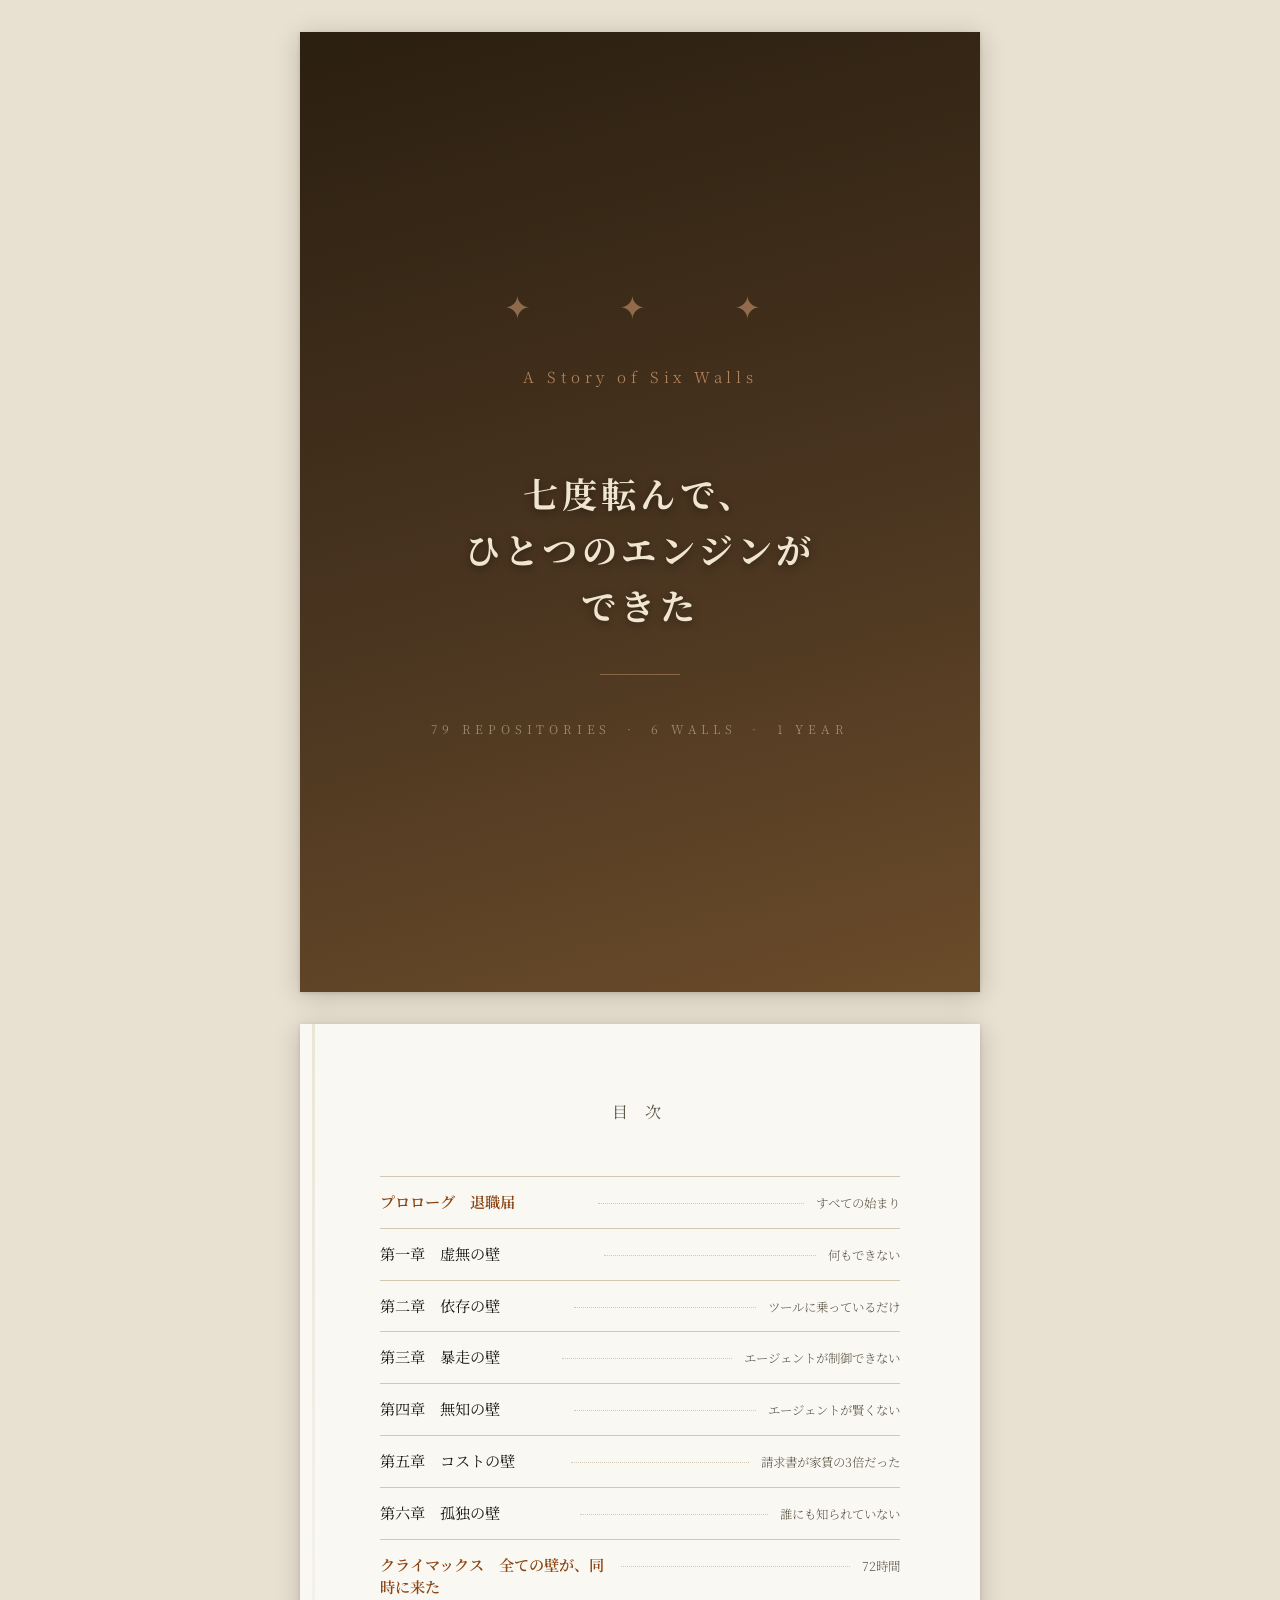
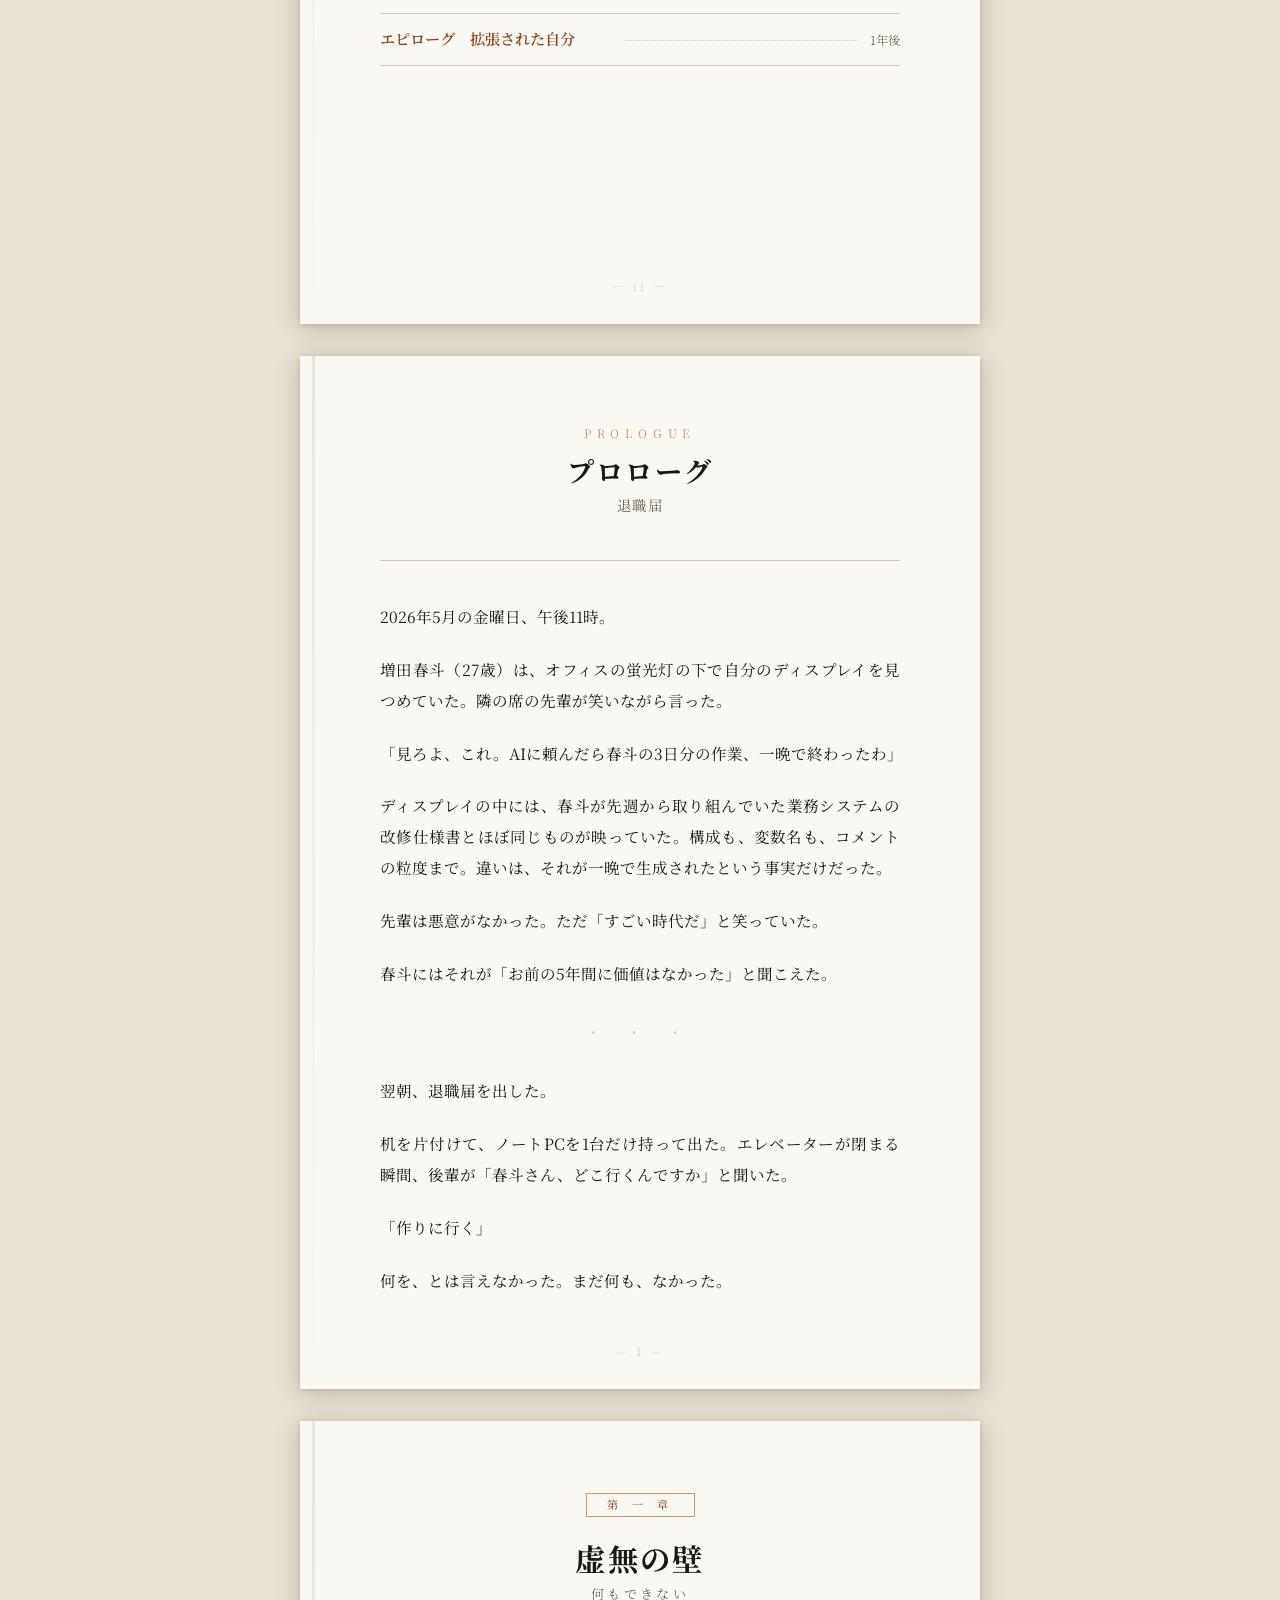
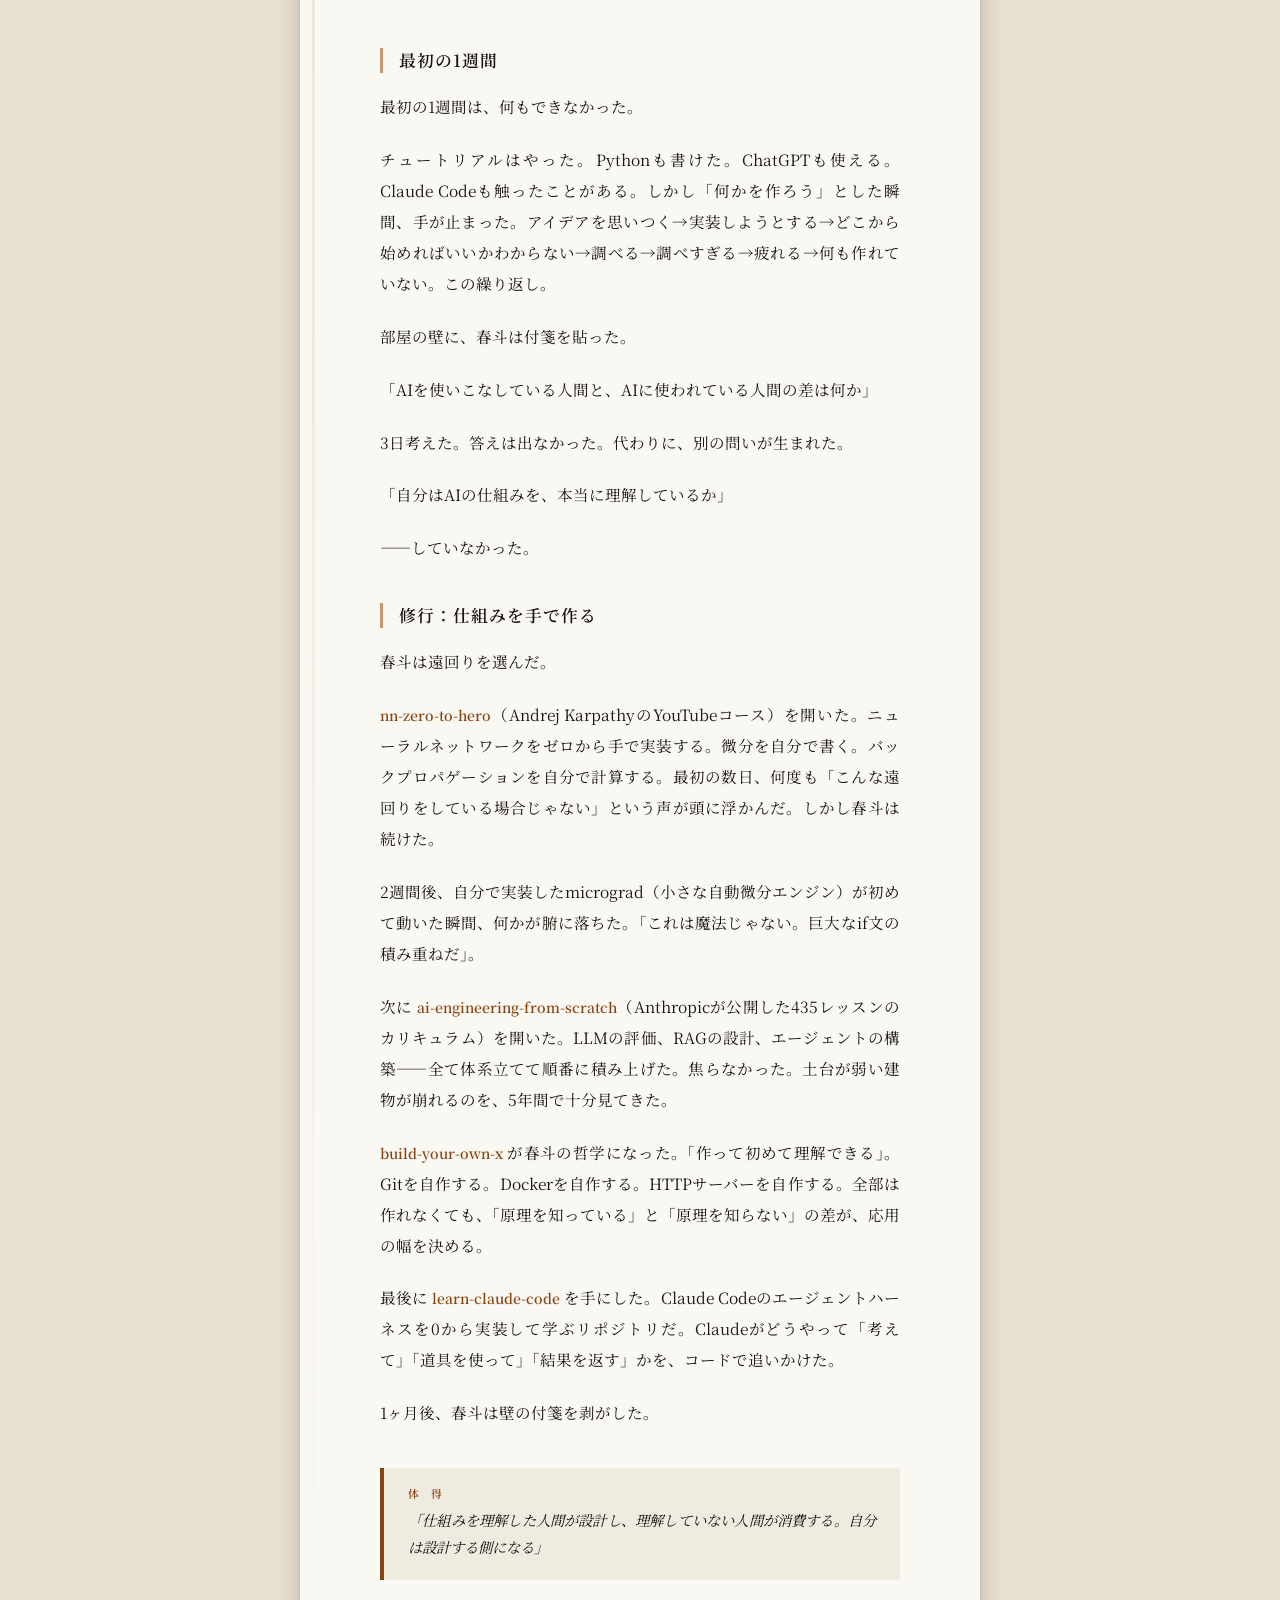
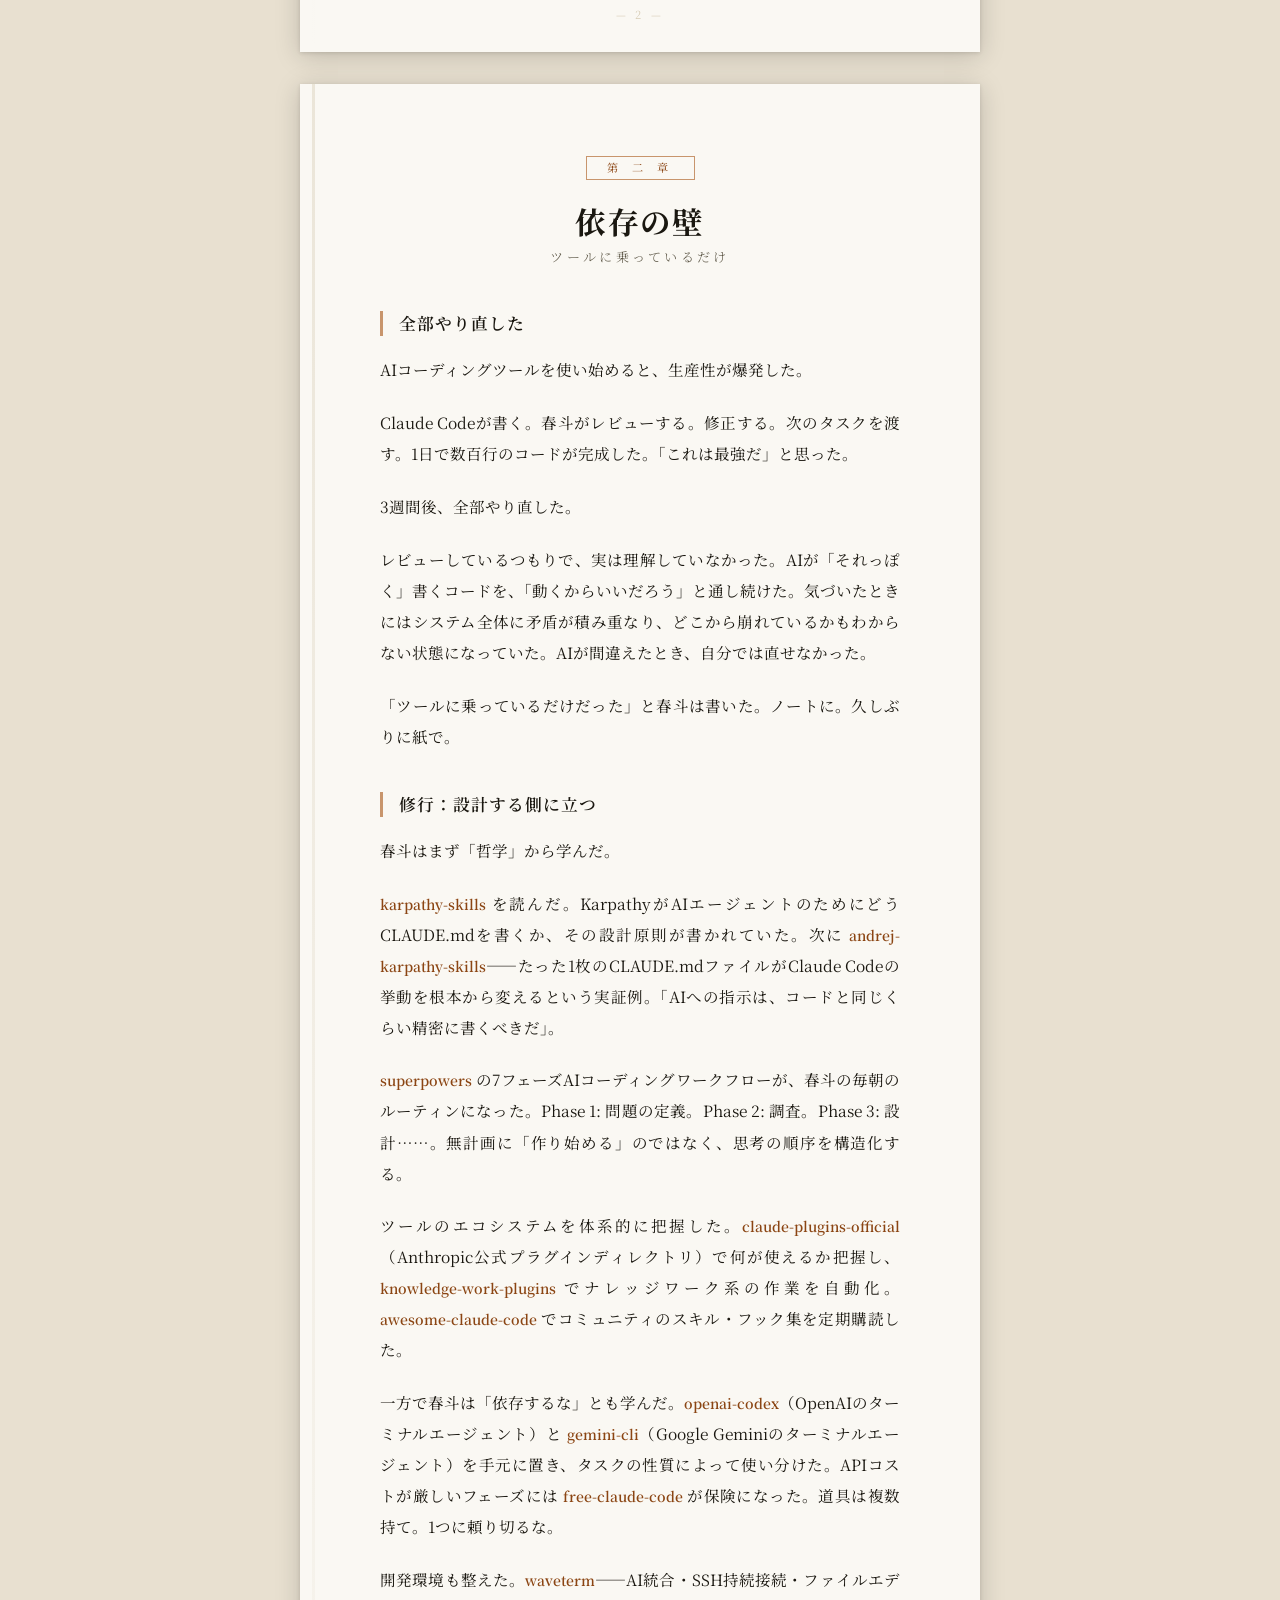
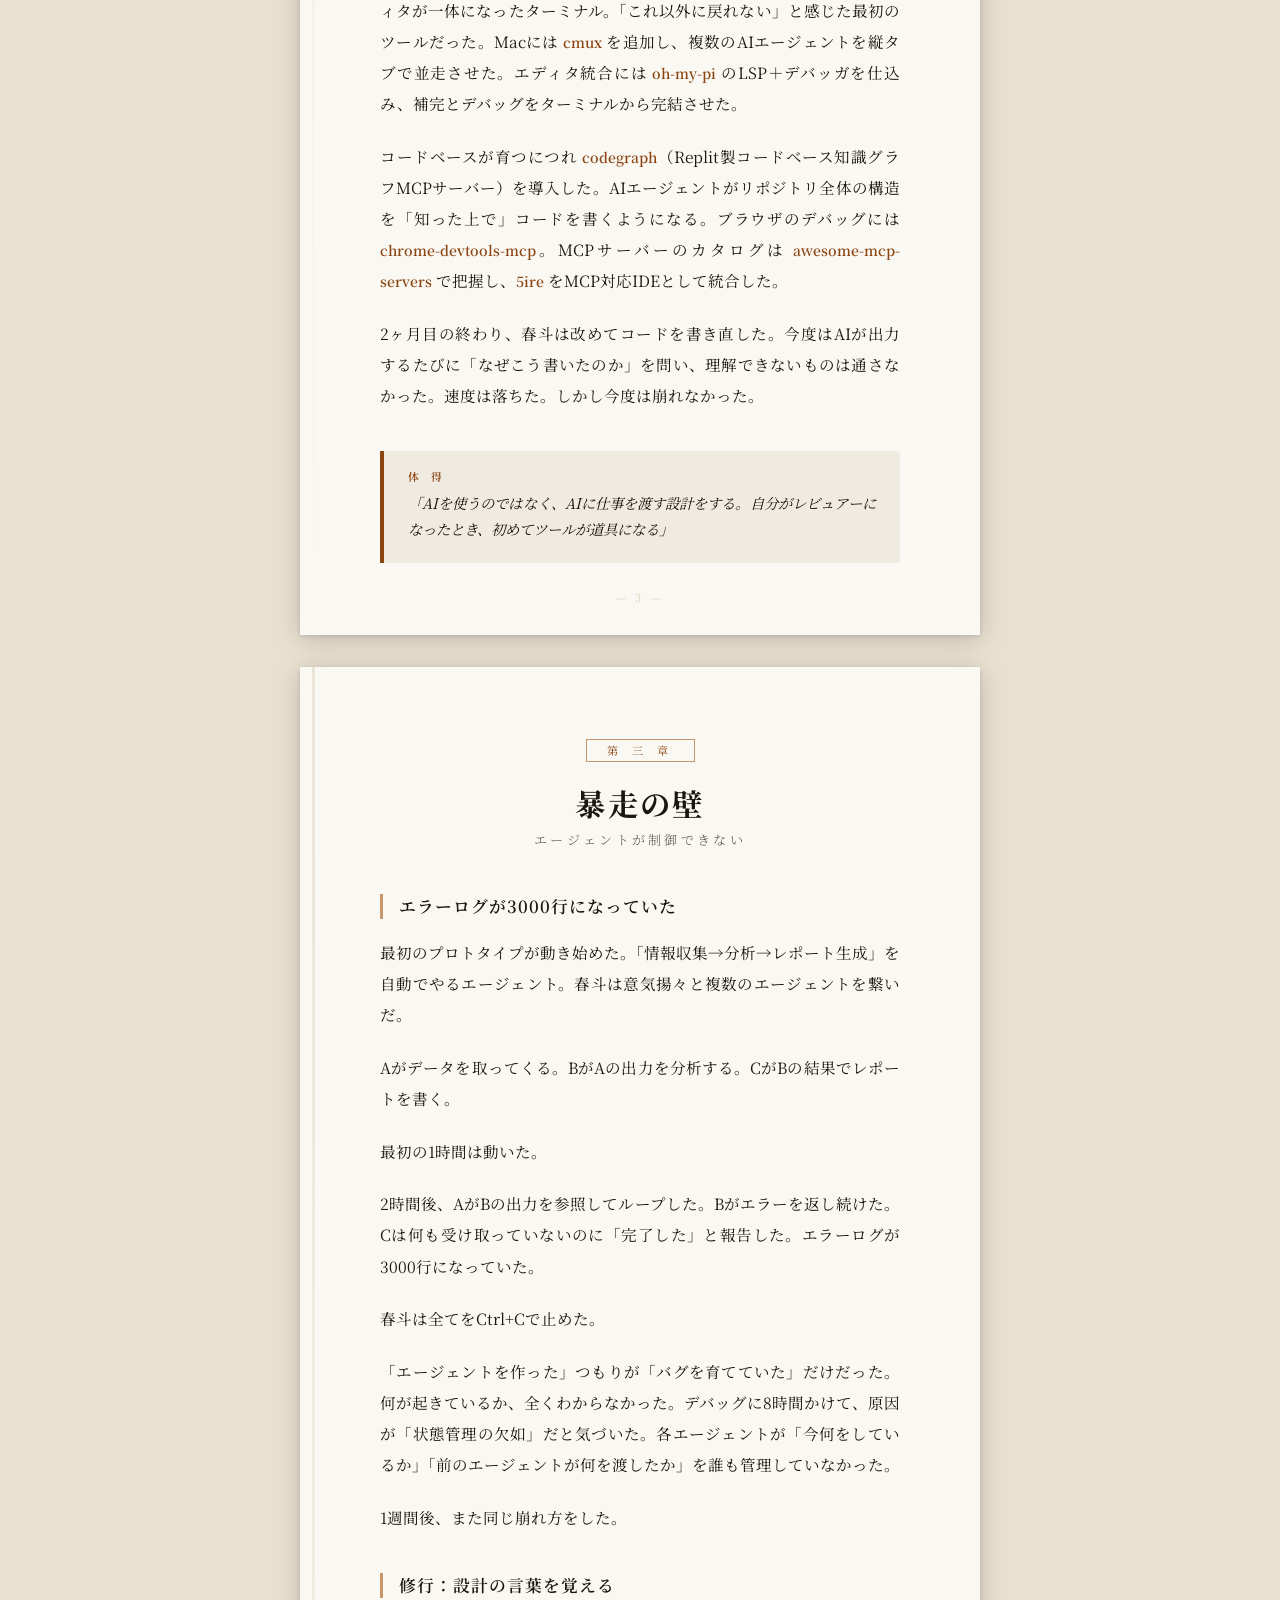
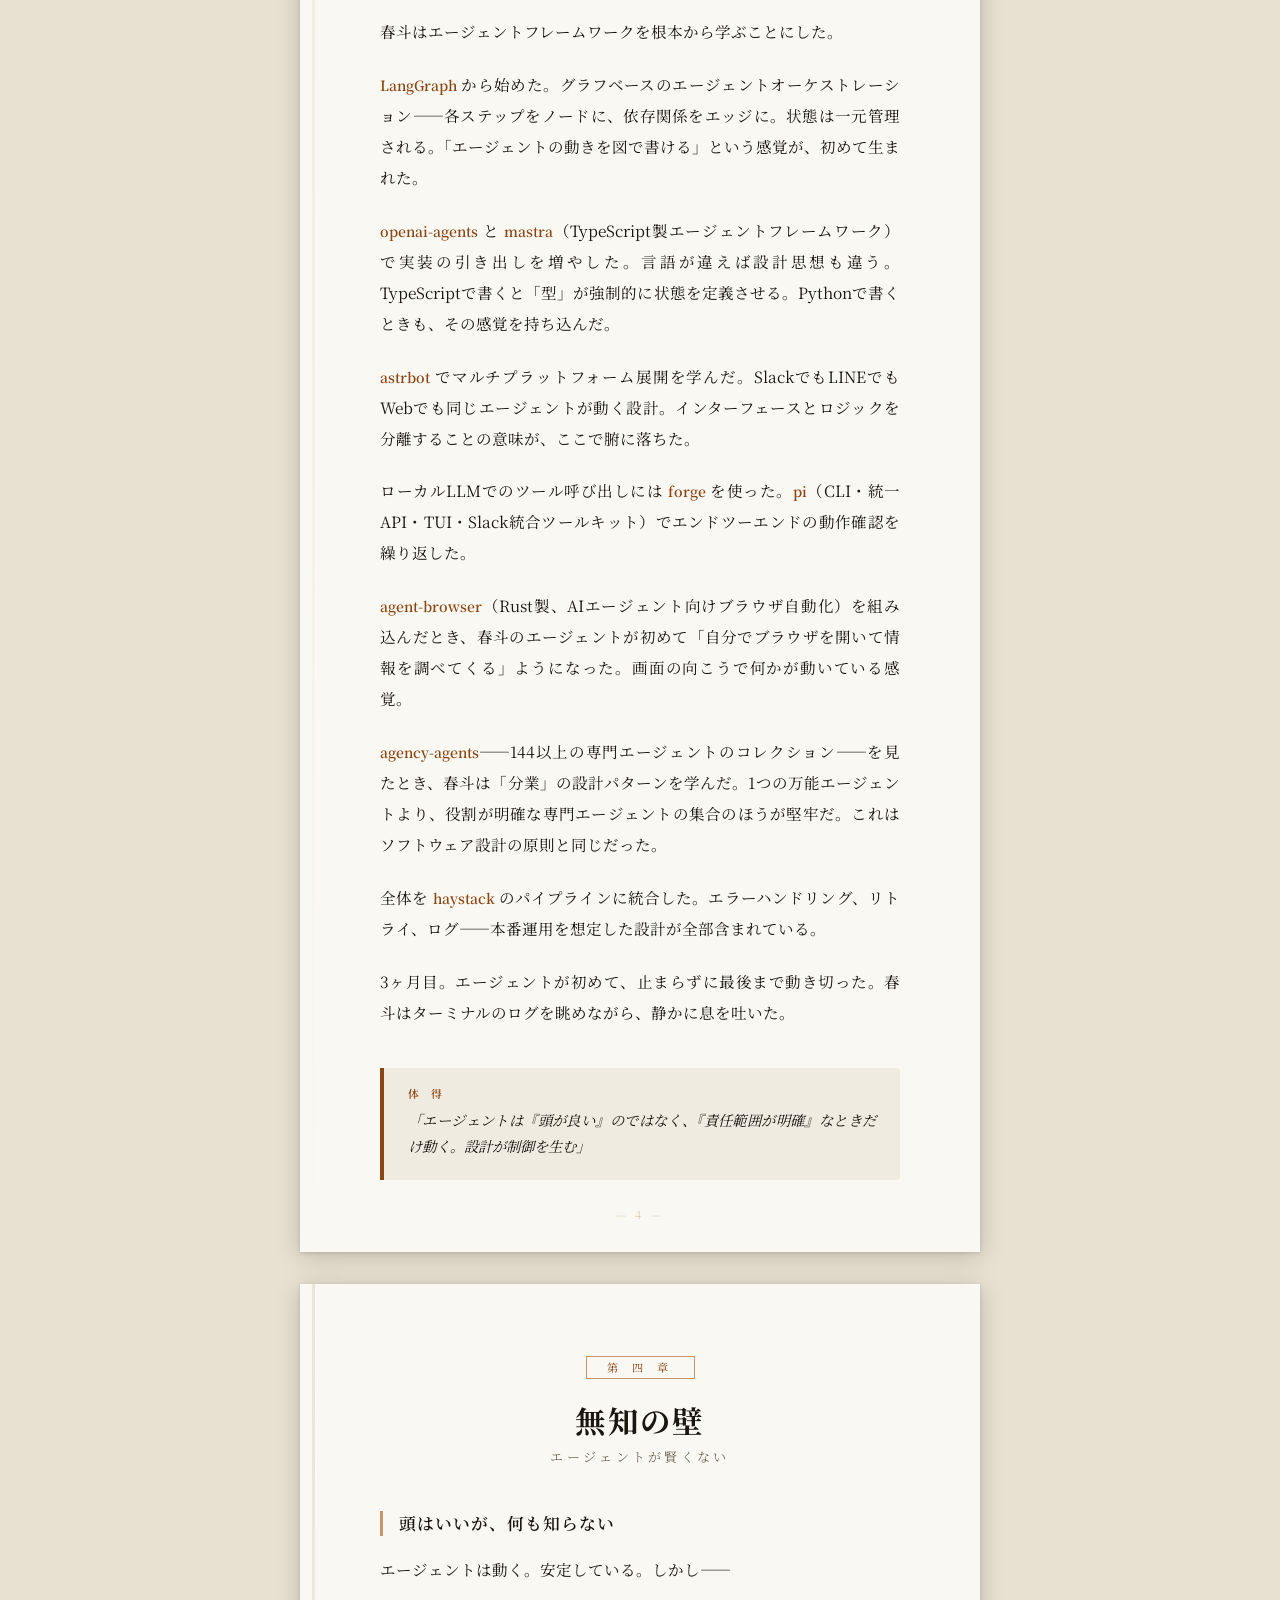
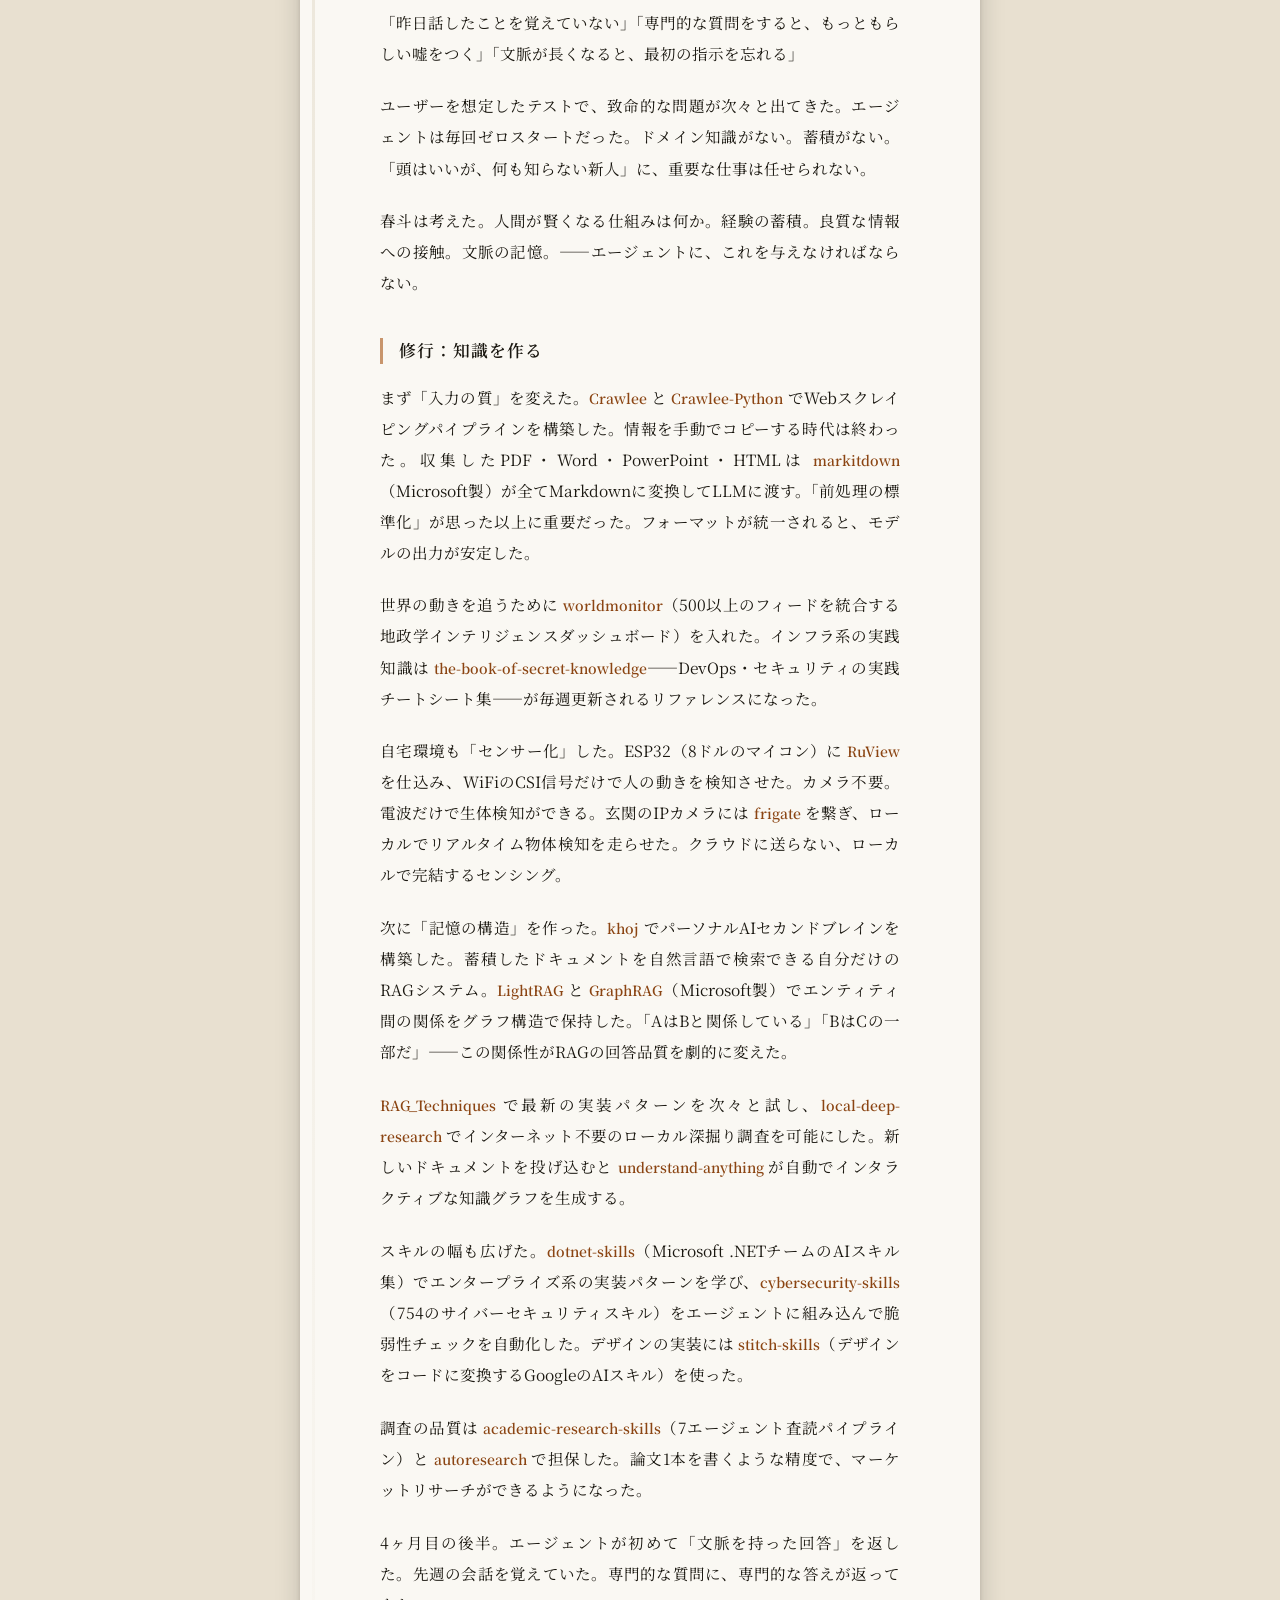
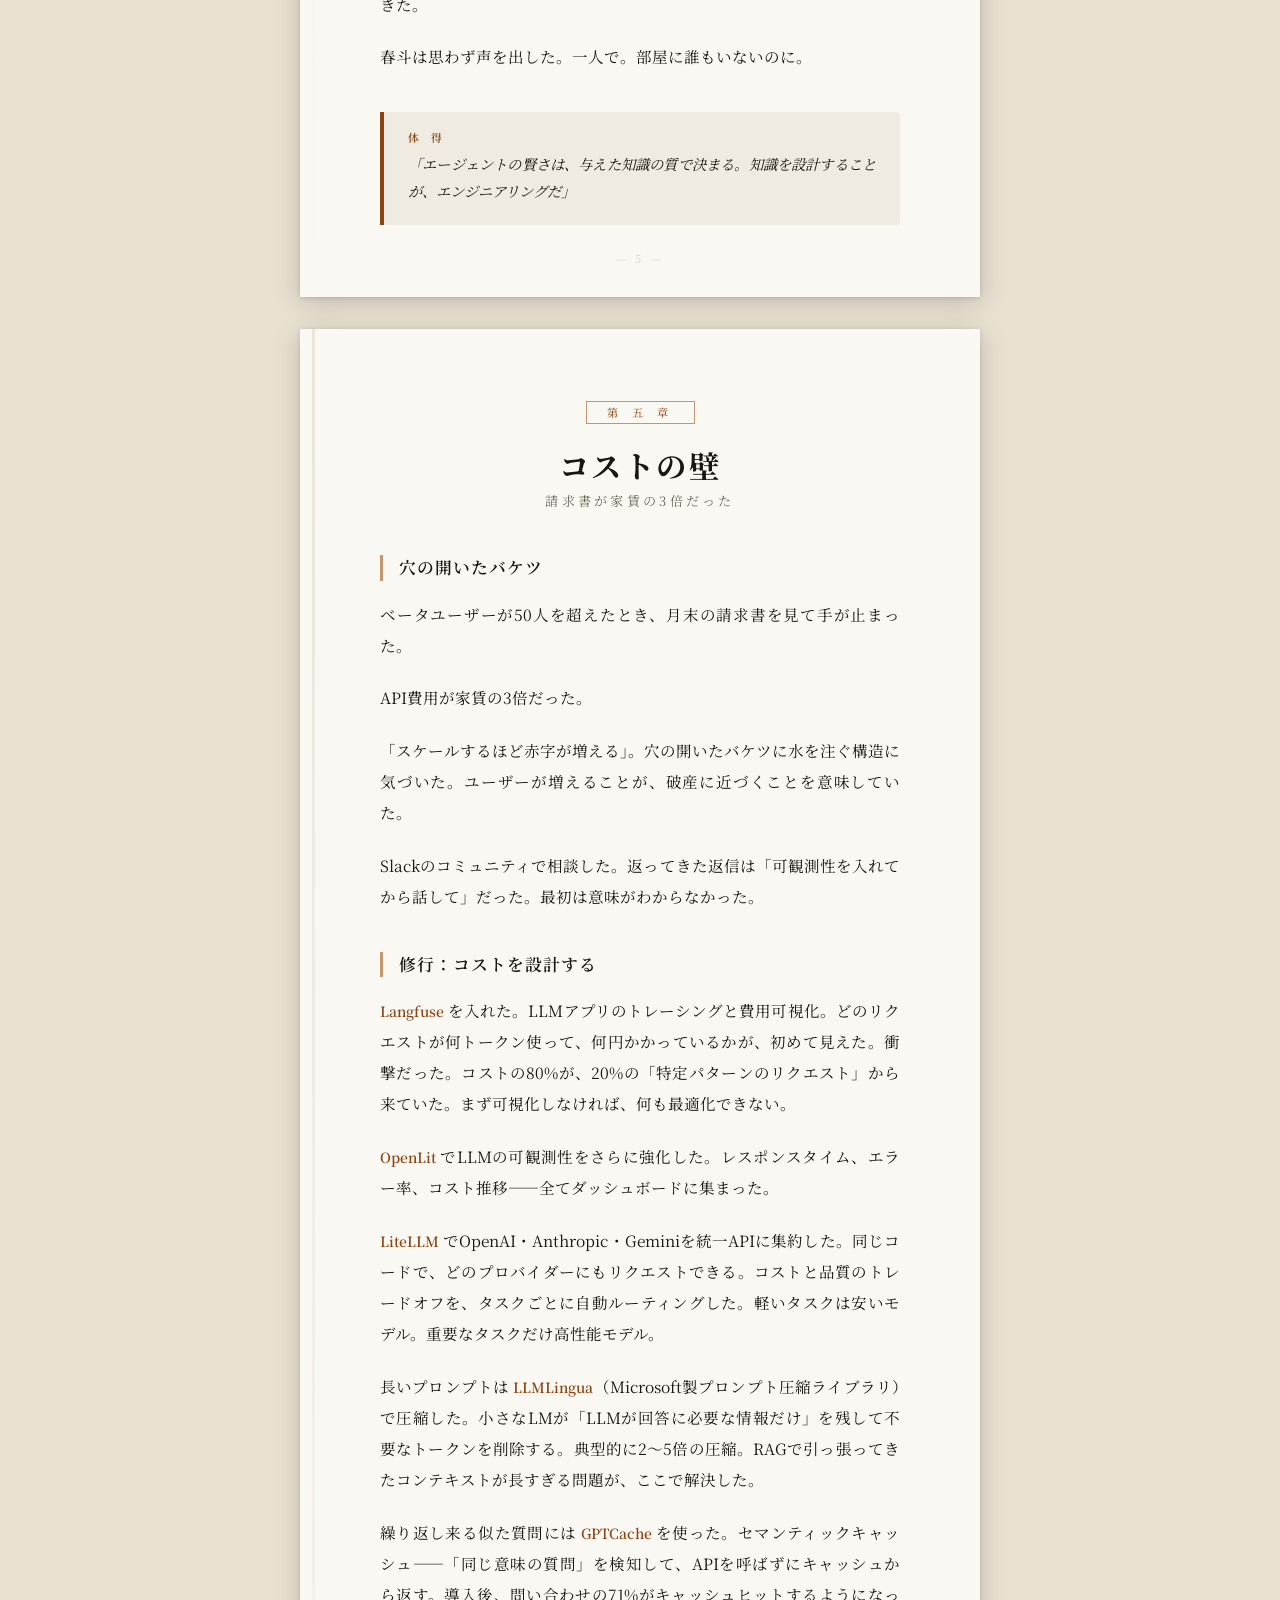
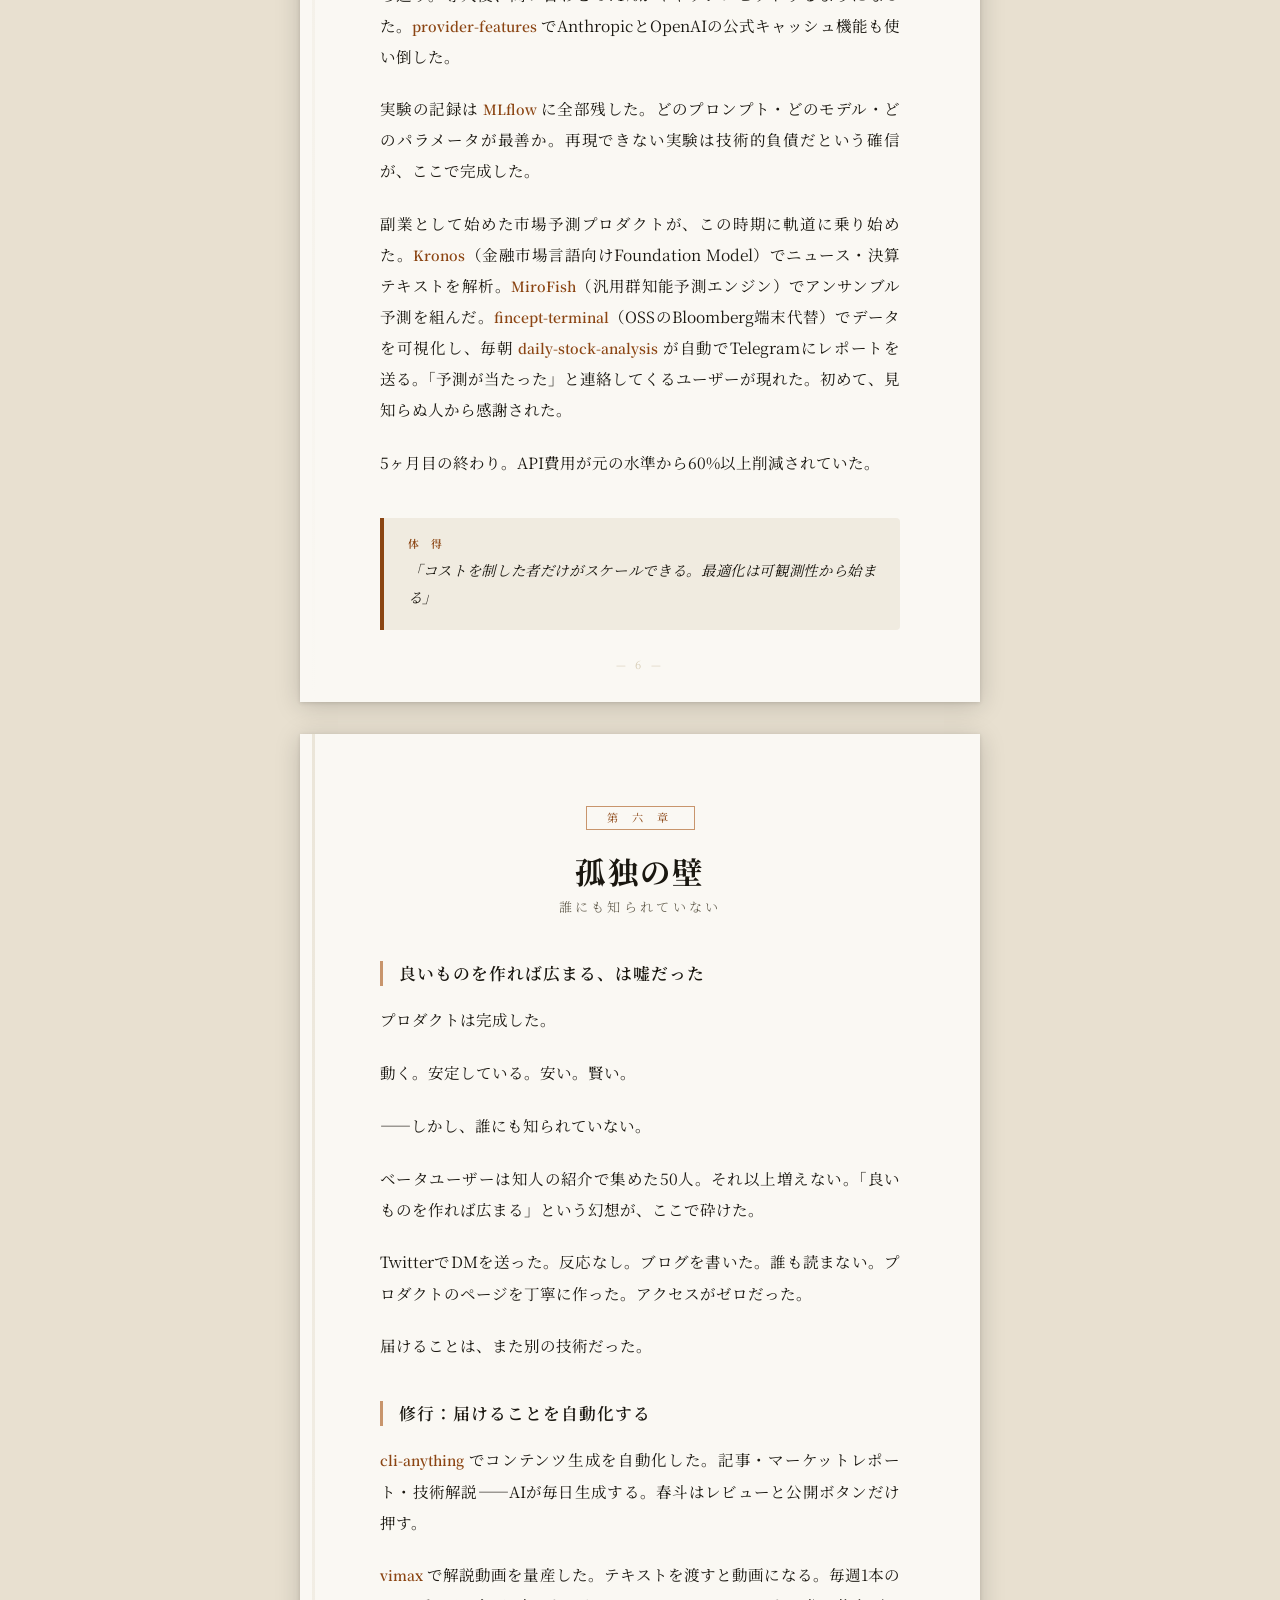
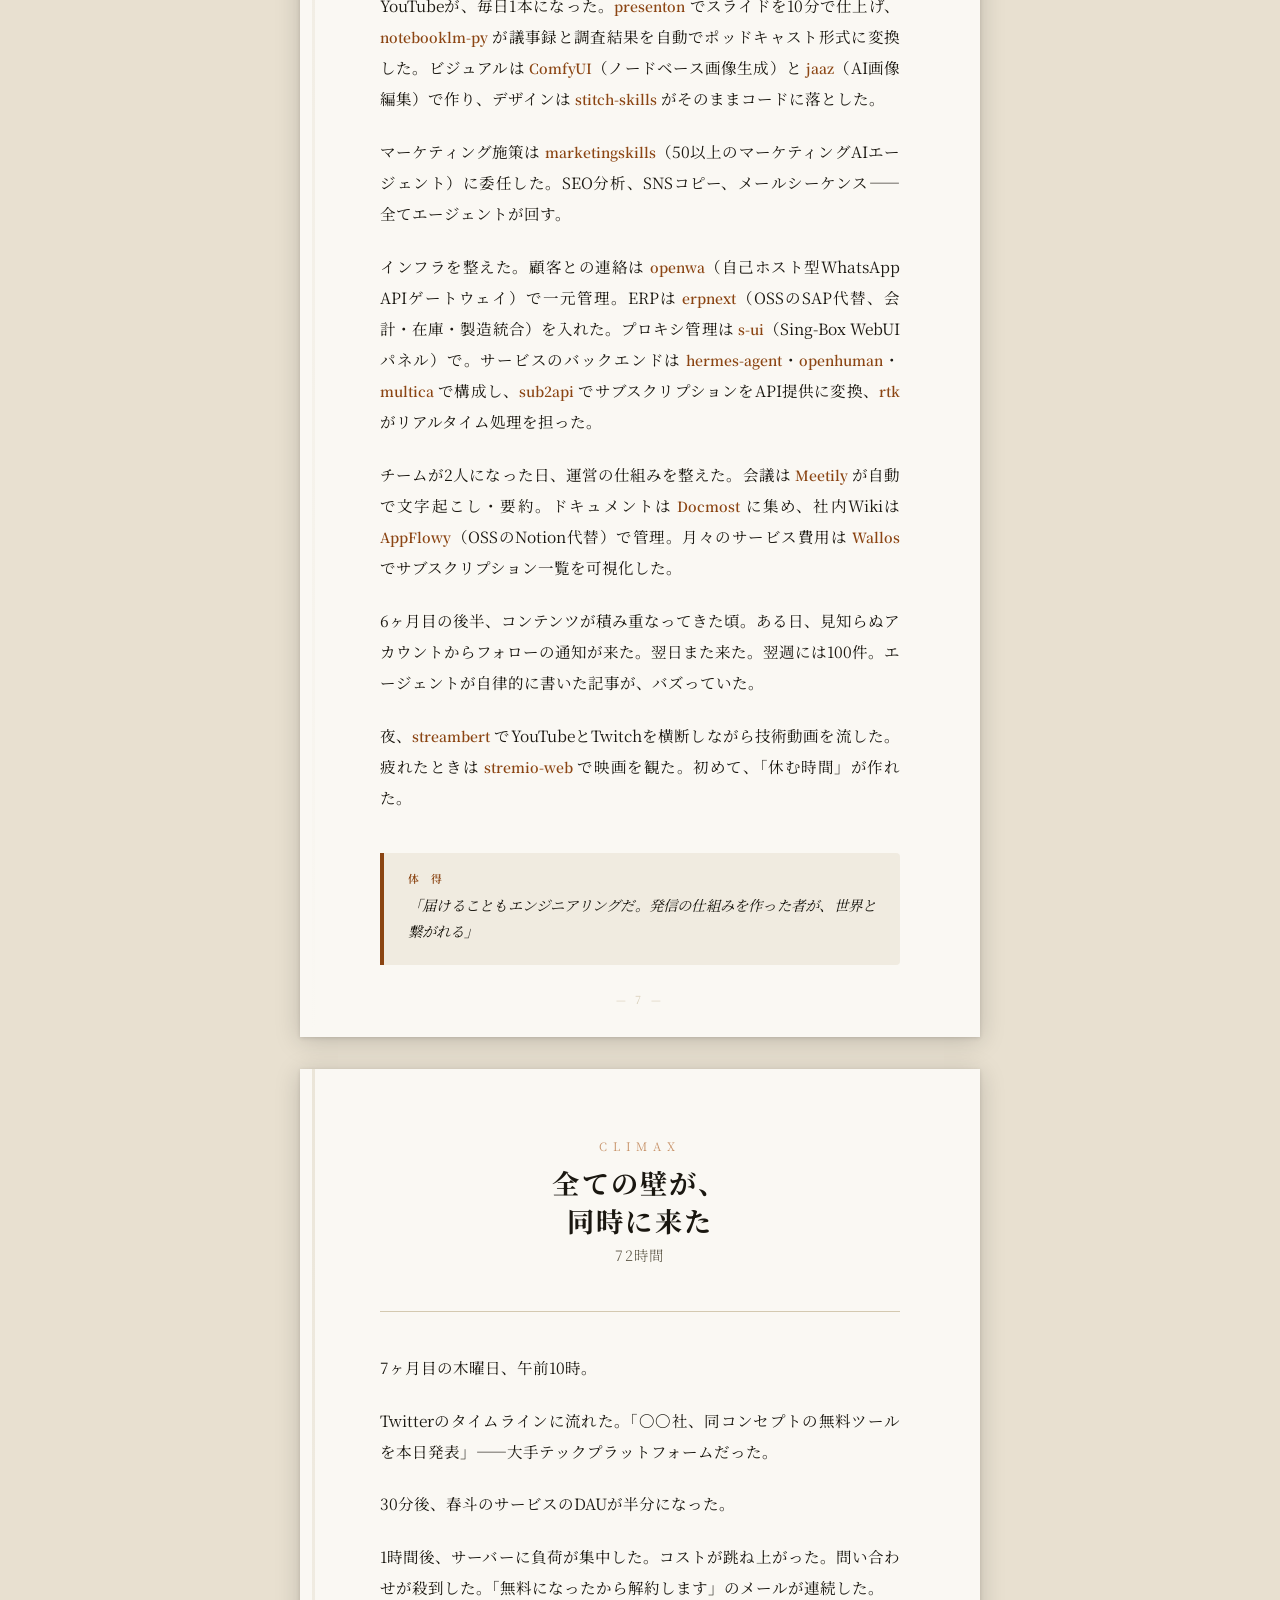
<file: index.html>
<!DOCTYPE html>
<html lang="ja">
<head>
<meta charset="UTF-8">
<meta name="viewport" content="width=device-width, initial-scale=1.0">
<title>七度転んで、ひとつのエンジンができた</title>
<style>
  @import url('https://fonts.googleapis.com/css2?family=Noto+Serif+JP:wght@300;400;600;700&family=Noto+Sans+JP:wght@300;400&display=swap');

  :root {
    --page-bg: #faf8f3;
    --text: #1a1710;
    --text-light: #5c5646;
    --accent: #8b4513;
    --accent-light: #c8956c;
    --divider: #d4c9b0;
    --chapter-bg: #f0ebe0;
    --page-width: 680px;
  }

  * { margin: 0; padding: 0; box-sizing: border-box; }

  html { scroll-behavior: smooth; }

  body {
    background: #e8e0d0;
    font-family: 'Noto Serif JP', 'Hiragino Mincho ProN', serif;
    color: var(--text);
    line-height: 1;
  }

  /* ── ページ共通 ── */
  .page {
    background: var(--page-bg);
    max-width: var(--page-width);
    margin: 32px auto;
    padding: 72px 80px;
    box-shadow: 0 4px 24px rgba(0,0,0,.18), 0 1px 4px rgba(0,0,0,.12);
    min-height: 900px;
    position: relative;
  }

  .page::before {
    content: '';
    position: absolute;
    top: 0; left: 12px;
    width: 3px; height: 100%;
    background: linear-gradient(to bottom, var(--divider), transparent);
    opacity: .4;
  }

  /* ── 表紙 ── */
  .cover {
    display: flex;
    flex-direction: column;
    align-items: center;
    justify-content: center;
    min-height: 960px;
    text-align: center;
    background: linear-gradient(165deg, #2b1f10 0%, #4a3520 55%, #6b4c2a 100%);
    color: #f0e6d0;
    padding: 80px 60px;
  }

  .cover::before { display: none; }

  .cover-ornament {
    font-size: 2rem;
    letter-spacing: .5em;
    color: var(--accent-light);
    opacity: .6;
    margin-bottom: 48px;
  }

  .cover h1 {
    font-size: 2.2rem;
    font-weight: 700;
    line-height: 1.6;
    letter-spacing: .12em;
    margin-bottom: 40px;
    text-shadow: 0 2px 8px rgba(0,0,0,.4);
  }

  .cover-sub {
    font-size: .95rem;
    font-weight: 300;
    letter-spacing: .3em;
    color: var(--accent-light);
    margin-bottom: 80px;
    opacity: .85;
  }

  .cover-divider {
    width: 80px;
    height: 1px;
    background: var(--accent-light);
    margin: 0 auto 48px;
    opacity: .5;
  }

  .cover-tag {
    font-size: .75rem;
    font-weight: 300;
    letter-spacing: .4em;
    color: #a09070;
    text-transform: uppercase;
  }

  /* ── 目次 ── */
  .toc-title {
    font-size: 1rem;
    letter-spacing: .4em;
    color: var(--text-light);
    text-align: center;
    margin-bottom: 48px;
    font-weight: 400;
  }

  .toc-list {
    list-style: none;
    border-top: 1px solid var(--divider);
  }

  .toc-list li {
    border-bottom: 1px solid var(--divider);
    padding: 0;
  }

  .toc-list a {
    display: flex;
    align-items: baseline;
    justify-content: space-between;
    padding: 14px 0;
    text-decoration: none;
    color: var(--text);
    font-size: .95rem;
    line-height: 1.5;
    transition: color .2s;
  }

  .toc-list a:hover { color: var(--accent); }

  .toc-list .toc-label { flex: 1; }

  .toc-list .toc-dots {
    flex: 1;
    border-bottom: 1px dotted var(--divider);
    margin: 0 12px;
    position: relative;
    top: -4px;
  }

  .toc-list .toc-theme {
    font-size: .78rem;
    color: var(--text-light);
    font-weight: 300;
    white-space: nowrap;
  }

  .toc-list li.toc-special a {
    font-weight: 600;
    color: var(--accent);
  }

  /* ── プロローグ・エピローグヘッダー ── */
  .section-label {
    font-size: .72rem;
    letter-spacing: .5em;
    color: var(--accent-light);
    text-transform: uppercase;
    text-align: center;
    margin-bottom: 12px;
    font-weight: 400;
  }

  .section-title {
    font-size: 1.7rem;
    font-weight: 700;
    text-align: center;
    margin-bottom: 8px;
    letter-spacing: .08em;
    line-height: 1.4;
  }

  .section-sub {
    font-size: .9rem;
    color: var(--text-light);
    text-align: center;
    margin-bottom: 48px;
    font-weight: 300;
    letter-spacing: .1em;
  }

  /* ── 章ヘッダー ── */
  .chapter-header {
    text-align: center;
    margin-bottom: 48px;
  }

  .chapter-num {
    display: inline-block;
    font-size: .7rem;
    letter-spacing: .5em;
    color: var(--accent);
    border: 1px solid var(--accent-light);
    padding: 5px 20px;
    margin-bottom: 20px;
    font-weight: 400;
  }

  .chapter-title {
    font-size: 1.9rem;
    font-weight: 700;
    line-height: 1.4;
    letter-spacing: .08em;
    margin-bottom: 8px;
  }

  .chapter-theme {
    font-size: .82rem;
    color: var(--text-light);
    font-weight: 300;
    letter-spacing: .25em;
  }

  /* ── 中見出し ── */
  .scene-title {
    font-size: 1.05rem;
    font-weight: 600;
    margin: 40px 0 18px;
    padding-left: 16px;
    border-left: 3px solid var(--accent-light);
    letter-spacing: .06em;
    line-height: 1.5;
  }

  /* ── 体得ボックス ── */
  .mastery {
    background: var(--chapter-bg);
    border-left: 4px solid var(--accent);
    padding: 20px 24px;
    margin: 40px 0 0;
    border-radius: 0 4px 4px 0;
  }

  .mastery-label {
    font-size: .68rem;
    letter-spacing: .4em;
    color: var(--accent);
    margin-bottom: 8px;
    font-weight: 600;
    text-transform: uppercase;
  }

  .mastery p {
    font-size: .9rem;
    line-height: 1.85;
    font-style: italic;
    color: var(--text);
  }

  /* ── 本文 ── */
  p {
    font-size: .97rem;
    line-height: 2;
    margin-bottom: 1.4em;
    text-align: justify;
    text-justify: inter-ideograph;
  }

  p:last-child { margin-bottom: 0; }

  strong {
    font-weight: 600;
    color: var(--text);
  }

  /* ── ツールバッジ ── */
  .tool {
    display: inline;
    font-weight: 600;
    color: var(--accent);
    font-size: .9em;
  }

  /* ── 区切り線 ── */
  .hr {
    border: none;
    border-top: 1px solid var(--divider);
    margin: 40px 0;
  }

  .hr-dot {
    text-align: center;
    margin: 36px 0;
    color: var(--divider);
    letter-spacing: .8em;
    font-size: .9rem;
  }

  /* ── ページ番号 ── */
  .page-num {
    position: absolute;
    bottom: 32px;
    left: 0; right: 0;
    text-align: center;
    font-size: .7rem;
    color: var(--divider);
    letter-spacing: .3em;
    font-weight: 300;
  }

  /* ── クライマックス強調 ── */
  .climax-quote {
    text-align: center;
    font-size: 1.1rem;
    font-weight: 600;
    color: var(--accent);
    margin: 32px 0;
    letter-spacing: .1em;
    line-height: 1.8;
  }

  /* ── エピローグ体得まとめ ── */
  .mastery-list {
    background: var(--chapter-bg);
    padding: 28px 32px;
    margin: 32px 0;
    border-radius: 4px;
  }

  .mastery-list-item {
    display: flex;
    align-items: baseline;
    gap: 12px;
    padding: 8px 0;
    border-bottom: 1px solid var(--divider);
    font-size: .88rem;
    line-height: 1.7;
  }

  .mastery-list-item:last-child { border-bottom: none; }

  .mastery-list-wall {
    font-weight: 600;
    color: var(--accent);
    white-space: nowrap;
    min-width: 52px;
    font-size: .8rem;
  }

  /* ── 最終ページ装飾 ── */
  .colophon {
    text-align: center;
    padding-top: 80px;
    color: var(--text-light);
  }

  .colophon .big-title {
    font-size: 1.3rem;
    font-weight: 600;
    margin-bottom: 12px;
    color: var(--text);
    line-height: 1.6;
  }

  .colophon .meta {
    font-size: .75rem;
    letter-spacing: .3em;
    font-weight: 300;
    line-height: 2.4;
  }

  .colophon .repo-count {
    font-size: 2.5rem;
    font-weight: 700;
    color: var(--accent);
    margin: 32px 0 8px;
    letter-spacing: -.02em;
  }

  .colophon .repo-label {
    font-size: .75rem;
    letter-spacing: .4em;
    color: var(--text-light);
  }

  /* ── print ── */
  @media print {
    body { background: white; }
    .page {
      margin: 0;
      box-shadow: none;
      page-break-after: always;
      min-height: auto;
    }
  }

  /* ── スクロールバー ── */
  ::-webkit-scrollbar { width: 6px; }
  ::-webkit-scrollbar-track { background: #d8d0c0; }
  ::-webkit-scrollbar-thumb { background: #b0a090; border-radius: 3px; }
</style>
</head>
<body>

<!-- 表紙 -->
<div class="page cover" id="cover">
  <div class="cover-ornament">✦ &nbsp; ✦ &nbsp; ✦</div>
  <div class="cover-sub">A Story of Six Walls</div>
  <h1>七度転んで、<br>ひとつのエンジンが<br>できた</h1>
  <div class="cover-divider"></div>
  <div class="cover-tag">79 repositories &nbsp;·&nbsp; 6 walls &nbsp;·&nbsp; 1 year</div>
</div>

<!-- 目次 -->
<div class="page" id="toc">
  <p class="toc-title">目 次</p>
  <ul class="toc-list">
    <li class="toc-special">
      <a href="#prologue">
        <span class="toc-label">プロローグ　退職届</span>
        <span class="toc-dots"></span>
        <span class="toc-theme">すべての始まり</span>
      </a>
    </li>
    <li>
      <a href="#ch1">
        <span class="toc-label">第一章　虚無の壁</span>
        <span class="toc-dots"></span>
        <span class="toc-theme">何もできない</span>
      </a>
    </li>
    <li>
      <a href="#ch2">
        <span class="toc-label">第二章　依存の壁</span>
        <span class="toc-dots"></span>
        <span class="toc-theme">ツールに乗っているだけ</span>
      </a>
    </li>
    <li>
      <a href="#ch3">
        <span class="toc-label">第三章　暴走の壁</span>
        <span class="toc-dots"></span>
        <span class="toc-theme">エージェントが制御できない</span>
      </a>
    </li>
    <li>
      <a href="#ch4">
        <span class="toc-label">第四章　無知の壁</span>
        <span class="toc-dots"></span>
        <span class="toc-theme">エージェントが賢くない</span>
      </a>
    </li>
    <li>
      <a href="#ch5">
        <span class="toc-label">第五章　コストの壁</span>
        <span class="toc-dots"></span>
        <span class="toc-theme">請求書が家賃の3倍だった</span>
      </a>
    </li>
    <li>
      <a href="#ch6">
        <span class="toc-label">第六章　孤独の壁</span>
        <span class="toc-dots"></span>
        <span class="toc-theme">誰にも知られていない</span>
      </a>
    </li>
    <li class="toc-special">
      <a href="#climax">
        <span class="toc-label">クライマックス　全ての壁が、同時に来た</span>
        <span class="toc-dots"></span>
        <span class="toc-theme">72時間</span>
      </a>
    </li>
    <li class="toc-special">
      <a href="#epilogue">
        <span class="toc-label">エピローグ　拡張された自分</span>
        <span class="toc-dots"></span>
        <span class="toc-theme">1年後</span>
      </a>
    </li>
  </ul>
  <div class="page-num">— ii —</div>
</div>

<!-- プロローグ -->
<div class="page" id="prologue">
  <div class="section-label">Prologue</div>
  <div class="section-title">プロローグ</div>
  <div class="section-sub">退職届</div>
  <hr class="hr">

  <p>2026年5月の金曜日、午後11時。</p>

  <p>増田春斗（27歳）は、オフィスの蛍光灯の下で自分のディスプレイを見つめていた。隣の席の先輩が笑いながら言った。</p>

  <p>「見ろよ、これ。AIに頼んだら春斗の3日分の作業、一晩で終わったわ」</p>

  <p>ディスプレイの中には、春斗が先週から取り組んでいた業務システムの改修仕様書とほぼ同じものが映っていた。構成も、変数名も、コメントの粒度まで。違いは、それが一晩で生成されたという事実だけだった。</p>

  <p>先輩は悪意がなかった。ただ「すごい時代だ」と笑っていた。</p>

  <p>春斗にはそれが「お前の5年間に価値はなかった」と聞こえた。</p>

  <div class="hr-dot">・ ・ ・</div>

  <p>翌朝、退職届を出した。</p>

  <p>机を片付けて、ノートPCを1台だけ持って出た。エレベーターが閉まる瞬間、後輩が「春斗さん、どこ行くんですか」と聞いた。</p>

  <p>「作りに行く」</p>

  <p>何を、とは言えなかった。まだ何も、なかった。</p>

  <div class="page-num">— 1 —</div>
</div>

<!-- 第一章 -->
<div class="page" id="ch1">
  <div class="chapter-header">
    <div class="chapter-num">第 一 章</div>
    <div class="chapter-title">虚無の壁</div>
    <div class="chapter-theme">何もできない</div>
  </div>

  <div class="scene-title">最初の1週間</div>

  <p>最初の1週間は、何もできなかった。</p>

  <p>チュートリアルはやった。Pythonも書けた。ChatGPTも使える。Claude Codeも触ったことがある。しかし「何かを作ろう」とした瞬間、手が止まった。アイデアを思いつく→実装しようとする→どこから始めればいいかわからない→調べる→調べすぎる→疲れる→何も作れていない。この繰り返し。</p>

  <p>部屋の壁に、春斗は付箋を貼った。</p>

  <p>「AIを使いこなしている人間と、AIに使われている人間の差は何か」</p>

  <p>3日考えた。答えは出なかった。代わりに、別の問いが生まれた。</p>

  <p>「自分はAIの仕組みを、本当に理解しているか」</p>

  <p>——していなかった。</p>

  <div class="scene-title">修行：仕組みを手で作る</div>

  <p>春斗は遠回りを選んだ。</p>

  <p><span class="tool">nn-zero-to-hero</span>（Andrej KarpathyのYouTubeコース）を開いた。ニューラルネットワークをゼロから手で実装する。微分を自分で書く。バックプロパゲーションを自分で計算する。最初の数日、何度も「こんな遠回りをしている場合じゃない」という声が頭に浮かんだ。しかし春斗は続けた。</p>

  <p>2週間後、自分で実装したmicrograd（小さな自動微分エンジン）が初めて動いた瞬間、何かが腑に落ちた。「これは魔法じゃない。巨大なif文の積み重ねだ」。</p>

  <p>次に <span class="tool">ai-engineering-from-scratch</span>（Anthropicが公開した435レッスンのカリキュラム）を開いた。LLMの評価、RAGの設計、エージェントの構築——全て体系立てて順番に積み上げた。焦らなかった。土台が弱い建物が崩れるのを、5年間で十分見てきた。</p>

  <p><span class="tool">build-your-own-x</span> が春斗の哲学になった。「作って初めて理解できる」。Gitを自作する。Dockerを自作する。HTTPサーバーを自作する。全部は作れなくても、「原理を知っている」と「原理を知らない」の差が、応用の幅を決める。</p>

  <p>最後に <span class="tool">learn-claude-code</span> を手にした。Claude Codeのエージェントハーネスを0から実装して学ぶリポジトリだ。Claudeがどうやって「考えて」「道具を使って」「結果を返す」かを、コードで追いかけた。</p>

  <p>1ヶ月後、春斗は壁の付箋を剥がした。</p>

  <div class="mastery">
    <div class="mastery-label">体 得</div>
    <p>「仕組みを理解した人間が設計し、理解していない人間が消費する。自分は設計する側になる」</p>
  </div>

  <div class="page-num">— 2 —</div>
</div>

<!-- 第二章 -->
<div class="page" id="ch2">
  <div class="chapter-header">
    <div class="chapter-num">第 二 章</div>
    <div class="chapter-title">依存の壁</div>
    <div class="chapter-theme">ツールに乗っているだけ</div>
  </div>

  <div class="scene-title">全部やり直した</div>

  <p>AIコーディングツールを使い始めると、生産性が爆発した。</p>

  <p>Claude Codeが書く。春斗がレビューする。修正する。次のタスクを渡す。1日で数百行のコードが完成した。「これは最強だ」と思った。</p>

  <p>3週間後、全部やり直した。</p>

  <p>レビューしているつもりで、実は理解していなかった。AIが「それっぽく」書くコードを、「動くからいいだろう」と通し続けた。気づいたときにはシステム全体に矛盾が積み重なり、どこから崩れているかもわからない状態になっていた。AIが間違えたとき、自分では直せなかった。</p>

  <p>「ツールに乗っているだけだった」と春斗は書いた。ノートに。久しぶりに紙で。</p>

  <div class="scene-title">修行：設計する側に立つ</div>

  <p>春斗はまず「哲学」から学んだ。</p>

  <p><span class="tool">karpathy-skills</span> を読んだ。KarpathyがAIエージェントのためにどうCLAUDE.mdを書くか、その設計原則が書かれていた。次に <span class="tool">andrej-karpathy-skills</span>——たった1枚のCLAUDE.mdファイルがClaude Codeの挙動を根本から変えるという実証例。「AIへの指示は、コードと同じくらい精密に書くべきだ」。</p>

  <p><span class="tool">superpowers</span> の7フェーズAIコーディングワークフローが、春斗の毎朝のルーティンになった。Phase 1: 問題の定義。Phase 2: 調査。Phase 3: 設計……。無計画に「作り始める」のではなく、思考の順序を構造化する。</p>

  <p>ツールのエコシステムを体系的に把握した。<span class="tool">claude-plugins-official</span>（Anthropic公式プラグインディレクトリ）で何が使えるか把握し、<span class="tool">knowledge-work-plugins</span> でナレッジワーク系の作業を自動化。<span class="tool">awesome-claude-code</span> でコミュニティのスキル・フック集を定期購読した。</p>

  <p>一方で春斗は「依存するな」とも学んだ。<span class="tool">openai-codex</span>（OpenAIのターミナルエージェント）と <span class="tool">gemini-cli</span>（Google Geminiのターミナルエージェント）を手元に置き、タスクの性質によって使い分けた。APIコストが厳しいフェーズには <span class="tool">free-claude-code</span> が保険になった。道具は複数持て。1つに頼り切るな。</p>

  <p>開発環境も整えた。<span class="tool">waveterm</span>——AI統合・SSH持続接続・ファイルエディタが一体になったターミナル。「これ以外に戻れない」と感じた最初のツールだった。Macには <span class="tool">cmux</span> を追加し、複数のAIエージェントを縦タブで並走させた。エディタ統合には <span class="tool">oh-my-pi</span> のLSP＋デバッガを仕込み、補完とデバッグをターミナルから完結させた。</p>

  <p>コードベースが育つにつれ <span class="tool">codegraph</span>（Replit製コードベース知識グラフMCPサーバー）を導入した。AIエージェントがリポジトリ全体の構造を「知った上で」コードを書くようになる。ブラウザのデバッグには <span class="tool">chrome-devtools-mcp</span>。MCPサーバーのカタログは <span class="tool">awesome-mcp-servers</span> で把握し、<span class="tool">5ire</span> をMCP対応IDEとして統合した。</p>

  <p>2ヶ月目の終わり、春斗は改めてコードを書き直した。今度はAIが出力するたびに「なぜこう書いたのか」を問い、理解できないものは通さなかった。速度は落ちた。しかし今度は崩れなかった。</p>

  <div class="mastery">
    <div class="mastery-label">体 得</div>
    <p>「AIを使うのではなく、AIに仕事を渡す設計をする。自分がレビュアーになったとき、初めてツールが道具になる」</p>
  </div>

  <div class="page-num">— 3 —</div>
</div>

<!-- 第三章 -->
<div class="page" id="ch3">
  <div class="chapter-header">
    <div class="chapter-num">第 三 章</div>
    <div class="chapter-title">暴走の壁</div>
    <div class="chapter-theme">エージェントが制御できない</div>
  </div>

  <div class="scene-title">エラーログが3000行になっていた</div>

  <p>最初のプロトタイプが動き始めた。「情報収集→分析→レポート生成」を自動でやるエージェント。春斗は意気揚々と複数のエージェントを繋いだ。</p>

  <p>Aがデータを取ってくる。BがAの出力を分析する。CがBの結果でレポートを書く。</p>

  <p>最初の1時間は動いた。</p>

  <p>2時間後、AがBの出力を参照してループした。Bがエラーを返し続けた。Cは何も受け取っていないのに「完了した」と報告した。エラーログが3000行になっていた。</p>

  <p>春斗は全てをCtrl+Cで止めた。</p>

  <p>「エージェントを作った」つもりが「バグを育てていた」だけだった。何が起きているか、全くわからなかった。デバッグに8時間かけて、原因が「状態管理の欠如」だと気づいた。各エージェントが「今何をしているか」「前のエージェントが何を渡したか」を誰も管理していなかった。</p>

  <p>1週間後、また同じ崩れ方をした。</p>

  <div class="scene-title">修行：設計の言葉を覚える</div>

  <p>春斗はエージェントフレームワークを根本から学ぶことにした。</p>

  <p><span class="tool">LangGraph</span> から始めた。グラフベースのエージェントオーケストレーション——各ステップをノードに、依存関係をエッジに。状態は一元管理される。「エージェントの動きを図で書ける」という感覚が、初めて生まれた。</p>

  <p><span class="tool">openai-agents</span> と <span class="tool">mastra</span>（TypeScript製エージェントフレームワーク）で実装の引き出しを増やした。言語が違えば設計思想も違う。TypeScriptで書くと「型」が強制的に状態を定義させる。Pythonで書くときも、その感覚を持ち込んだ。</p>

  <p><span class="tool">astrbot</span> でマルチプラットフォーム展開を学んだ。SlackでもLINEでもWebでも同じエージェントが動く設計。インターフェースとロジックを分離することの意味が、ここで腑に落ちた。</p>

  <p>ローカルLLMでのツール呼び出しには <span class="tool">forge</span> を使った。<span class="tool">pi</span>（CLI・統一API・TUI・Slack統合ツールキット）でエンドツーエンドの動作確認を繰り返した。</p>

  <p><span class="tool">agent-browser</span>（Rust製、AIエージェント向けブラウザ自動化）を組み込んだとき、春斗のエージェントが初めて「自分でブラウザを開いて情報を調べてくる」ようになった。画面の向こうで何かが動いている感覚。</p>

  <p><span class="tool">agency-agents</span>——144以上の専門エージェントのコレクション——を見たとき、春斗は「分業」の設計パターンを学んだ。1つの万能エージェントより、役割が明確な専門エージェントの集合のほうが堅牢だ。これはソフトウェア設計の原則と同じだった。</p>

  <p>全体を <span class="tool">haystack</span> のパイプラインに統合した。エラーハンドリング、リトライ、ログ——本番運用を想定した設計が全部含まれている。</p>

  <p>3ヶ月目。エージェントが初めて、止まらずに最後まで動き切った。春斗はターミナルのログを眺めながら、静かに息を吐いた。</p>

  <div class="mastery">
    <div class="mastery-label">体 得</div>
    <p>「エージェントは『頭が良い』のではなく、『責任範囲が明確』なときだけ動く。設計が制御を生む」</p>
  </div>

  <div class="page-num">— 4 —</div>
</div>

<!-- 第四章 -->
<div class="page" id="ch4">
  <div class="chapter-header">
    <div class="chapter-num">第 四 章</div>
    <div class="chapter-title">無知の壁</div>
    <div class="chapter-theme">エージェントが賢くない</div>
  </div>

  <div class="scene-title">頭はいいが、何も知らない</div>

  <p>エージェントは動く。安定している。しかし——</p>

  <p>「昨日話したことを覚えていない」「専門的な質問をすると、もっともらしい嘘をつく」「文脈が長くなると、最初の指示を忘れる」</p>

  <p>ユーザーを想定したテストで、致命的な問題が次々と出てきた。エージェントは毎回ゼロスタートだった。ドメイン知識がない。蓄積がない。「頭はいいが、何も知らない新人」に、重要な仕事は任せられない。</p>

  <p>春斗は考えた。人間が賢くなる仕組みは何か。経験の蓄積。良質な情報への接触。文脈の記憶。——エージェントに、これを与えなければならない。</p>

  <div class="scene-title">修行：知識を作る</div>

  <p>まず「入力の質」を変えた。<span class="tool">Crawlee</span> と <span class="tool">Crawlee-Python</span> でWebスクレイピングパイプラインを構築した。情報を手動でコピーする時代は終わった。収集したPDF・Word・PowerPoint・HTMLは <span class="tool">markitdown</span>（Microsoft製）が全てMarkdownに変換してLLMに渡す。「前処理の標準化」が思った以上に重要だった。フォーマットが統一されると、モデルの出力が安定した。</p>

  <p>世界の動きを追うために <span class="tool">worldmonitor</span>（500以上のフィードを統合する地政学インテリジェンスダッシュボード）を入れた。インフラ系の実践知識は <span class="tool">the-book-of-secret-knowledge</span>——DevOps・セキュリティの実践チートシート集——が毎週更新されるリファレンスになった。</p>

  <p>自宅環境も「センサー化」した。ESP32（8ドルのマイコン）に <span class="tool">RuView</span> を仕込み、WiFiのCSI信号だけで人の動きを検知させた。カメラ不要。電波だけで生体検知ができる。玄関のIPカメラには <span class="tool">frigate</span> を繋ぎ、ローカルでリアルタイム物体検知を走らせた。クラウドに送らない、ローカルで完結するセンシング。</p>

  <p>次に「記憶の構造」を作った。<span class="tool">khoj</span> でパーソナルAIセカンドブレインを構築した。蓄積したドキュメントを自然言語で検索できる自分だけのRAGシステム。<span class="tool">LightRAG</span> と <span class="tool">GraphRAG</span>（Microsoft製）でエンティティ間の関係をグラフ構造で保持した。「AはBと関係している」「BはCの一部だ」——この関係性がRAGの回答品質を劇的に変えた。</p>

  <p><span class="tool">RAG_Techniques</span> で最新の実装パターンを次々と試し、<span class="tool">local-deep-research</span> でインターネット不要のローカル深掘り調査を可能にした。新しいドキュメントを投げ込むと <span class="tool">understand-anything</span> が自動でインタラクティブな知識グラフを生成する。</p>

  <p>スキルの幅も広げた。<span class="tool">dotnet-skills</span>（Microsoft .NETチームのAIスキル集）でエンタープライズ系の実装パターンを学び、<span class="tool">cybersecurity-skills</span>（754のサイバーセキュリティスキル）をエージェントに組み込んで脆弱性チェックを自動化した。デザインの実装には <span class="tool">stitch-skills</span>（デザインをコードに変換するGoogleのAIスキル）を使った。</p>

  <p>調査の品質は <span class="tool">academic-research-skills</span>（7エージェント査読パイプライン）と <span class="tool">autoresearch</span> で担保した。論文1本を書くような精度で、マーケットリサーチができるようになった。</p>

  <p>4ヶ月目の後半。エージェントが初めて「文脈を持った回答」を返した。先週の会話を覚えていた。専門的な質問に、専門的な答えが返ってきた。</p>

  <p>春斗は思わず声を出した。一人で。部屋に誰もいないのに。</p>

  <div class="mastery">
    <div class="mastery-label">体 得</div>
    <p>「エージェントの賢さは、与えた知識の質で決まる。知識を設計することが、エンジニアリングだ」</p>
  </div>

  <div class="page-num">— 5 —</div>
</div>

<!-- 第五章 -->
<div class="page" id="ch5">
  <div class="chapter-header">
    <div class="chapter-num">第 五 章</div>
    <div class="chapter-title">コストの壁</div>
    <div class="chapter-theme">請求書が家賃の3倍だった</div>
  </div>

  <div class="scene-title">穴の開いたバケツ</div>

  <p>ベータユーザーが50人を超えたとき、月末の請求書を見て手が止まった。</p>

  <p>API費用が家賃の3倍だった。</p>

  <p>「スケールするほど赤字が増える」。穴の開いたバケツに水を注ぐ構造に気づいた。ユーザーが増えることが、破産に近づくことを意味していた。</p>

  <p>Slackのコミュニティで相談した。返ってきた返信は「可観測性を入れてから話して」だった。最初は意味がわからなかった。</p>

  <div class="scene-title">修行：コストを設計する</div>

  <p><span class="tool">Langfuse</span> を入れた。LLMアプリのトレーシングと費用可視化。どのリクエストが何トークン使って、何円かかっているかが、初めて見えた。衝撃だった。コストの80%が、20%の「特定パターンのリクエスト」から来ていた。まず可視化しなければ、何も最適化できない。</p>

  <p><span class="tool">OpenLit</span> でLLMの可観測性をさらに強化した。レスポンスタイム、エラー率、コスト推移——全てダッシュボードに集まった。</p>

  <p><span class="tool">LiteLLM</span> でOpenAI・Anthropic・Geminiを統一APIに集約した。同じコードで、どのプロバイダーにもリクエストできる。コストと品質のトレードオフを、タスクごとに自動ルーティングした。軽いタスクは安いモデル。重要なタスクだけ高性能モデル。</p>

  <p>長いプロンプトは <span class="tool">LLMLingua</span>（Microsoft製プロンプト圧縮ライブラリ）で圧縮した。小さなLMが「LLMが回答に必要な情報だけ」を残して不要なトークンを削除する。典型的に2〜5倍の圧縮。RAGで引っ張ってきたコンテキストが長すぎる問題が、ここで解決した。</p>

  <p>繰り返し来る似た質問には <span class="tool">GPTCache</span> を使った。セマンティックキャッシュ——「同じ意味の質問」を検知して、APIを呼ばずにキャッシュから返す。導入後、問い合わせの71%がキャッシュヒットするようになった。<span class="tool">provider-features</span> でAnthropicとOpenAIの公式キャッシュ機能も使い倒した。</p>

  <p>実験の記録は <span class="tool">MLflow</span> に全部残した。どのプロンプト・どのモデル・どのパラメータが最善か。再現できない実験は技術的負債だという確信が、ここで完成した。</p>

  <p>副業として始めた市場予測プロダクトが、この時期に軌道に乗り始めた。<span class="tool">Kronos</span>（金融市場言語向けFoundation Model）でニュース・決算テキストを解析。<span class="tool">MiroFish</span>（汎用群知能予測エンジン）でアンサンブル予測を組んだ。<span class="tool">fincept-terminal</span>（OSSのBloomberg端末代替）でデータを可視化し、毎朝 <span class="tool">daily-stock-analysis</span> が自動でTelegramにレポートを送る。「予測が当たった」と連絡してくるユーザーが現れた。初めて、見知らぬ人から感謝された。</p>

  <p>5ヶ月目の終わり。API費用が元の水準から60%以上削減されていた。</p>

  <div class="mastery">
    <div class="mastery-label">体 得</div>
    <p>「コストを制した者だけがスケールできる。最適化は可観測性から始まる」</p>
  </div>

  <div class="page-num">— 6 —</div>
</div>

<!-- 第六章 -->
<div class="page" id="ch6">
  <div class="chapter-header">
    <div class="chapter-num">第 六 章</div>
    <div class="chapter-title">孤独の壁</div>
    <div class="chapter-theme">誰にも知られていない</div>
  </div>

  <div class="scene-title">良いものを作れば広まる、は嘘だった</div>

  <p>プロダクトは完成した。</p>

  <p>動く。安定している。安い。賢い。</p>

  <p>——しかし、誰にも知られていない。</p>

  <p>ベータユーザーは知人の紹介で集めた50人。それ以上増えない。「良いものを作れば広まる」という幻想が、ここで砕けた。</p>

  <p>TwitterでDMを送った。反応なし。ブログを書いた。誰も読まない。プロダクトのページを丁寧に作った。アクセスがゼロだった。</p>

  <p>届けることは、また別の技術だった。</p>

  <div class="scene-title">修行：届けることを自動化する</div>

  <p><span class="tool">cli-anything</span> でコンテンツ生成を自動化した。記事・マーケットレポート・技術解説——AIが毎日生成する。春斗はレビューと公開ボタンだけ押す。</p>

  <p><span class="tool">vimax</span> で解説動画を量産した。テキストを渡すと動画になる。毎週1本のYouTubeが、毎日1本になった。<span class="tool">presenton</span> でスライドを10分で仕上げ、<span class="tool">notebooklm-py</span> が議事録と調査結果を自動でポッドキャスト形式に変換した。ビジュアルは <span class="tool">ComfyUI</span>（ノードベース画像生成）と <span class="tool">jaaz</span>（AI画像編集）で作り、デザインは <span class="tool">stitch-skills</span> がそのままコードに落とした。</p>

  <p>マーケティング施策は <span class="tool">marketingskills</span>（50以上のマーケティングAIエージェント）に委任した。SEO分析、SNSコピー、メールシーケンス——全てエージェントが回す。</p>

  <p>インフラを整えた。顧客との連絡は <span class="tool">openwa</span>（自己ホスト型WhatsApp APIゲートウェイ）で一元管理。ERPは <span class="tool">erpnext</span>（OSSのSAP代替、会計・在庫・製造統合）を入れた。プロキシ管理は <span class="tool">s-ui</span>（Sing-Box WebUIパネル）で。サービスのバックエンドは <span class="tool">hermes-agent</span>・<span class="tool">openhuman</span>・<span class="tool">multica</span> で構成し、<span class="tool">sub2api</span> でサブスクリプションをAPI提供に変換、<span class="tool">rtk</span> がリアルタイム処理を担った。</p>

  <p>チームが2人になった日、運営の仕組みを整えた。会議は <span class="tool">Meetily</span> が自動で文字起こし・要約。ドキュメントは <span class="tool">Docmost</span> に集め、社内Wikiは <span class="tool">AppFlowy</span>（OSSのNotion代替）で管理。月々のサービス費用は <span class="tool">Wallos</span> でサブスクリプション一覧を可視化した。</p>

  <p>6ヶ月目の後半、コンテンツが積み重なってきた頃。ある日、見知らぬアカウントからフォローの通知が来た。翌日また来た。翌週には100件。エージェントが自律的に書いた記事が、バズっていた。</p>

  <p>夜、<span class="tool">streambert</span> でYouTubeとTwitchを横断しながら技術動画を流した。疲れたときは <span class="tool">stremio-web</span> で映画を観た。初めて、「休む時間」が作れた。</p>

  <div class="mastery">
    <div class="mastery-label">体 得</div>
    <p>「届けることもエンジニアリングだ。発信の仕組みを作った者が、世界と繋がれる」</p>
  </div>

  <div class="page-num">— 7 —</div>
</div>

<!-- クライマックス -->
<div class="page" id="climax">
  <div class="section-label">Climax</div>
  <div class="section-title">全ての壁が、<br>同時に来た</div>
  <div class="section-sub">72時間</div>
  <hr class="hr">

  <p>7ヶ月目の木曜日、午前10時。</p>

  <p>Twitterのタイムラインに流れた。「〇〇社、同コンセプトの無料ツールを本日発表」——大手テックプラットフォームだった。</p>

  <p>30分後、春斗のサービスのDAUが半分になった。</p>

  <p>1時間後、サーバーに負荷が集中した。コストが跳ね上がった。問い合わせが殺到した。「無料になったから解約します」のメールが連続した。</p>

  <div class="climax-quote">全ての壁が、同時に来た。</div>

  <p>春斗はターミナルを開いた。手が動いた。考えるより先に。</p>

  <p><span class="tool">Langfuse</span> でコストの跳ね上がりを確認し、<span class="tool">LiteLLM</span> のルーティングルールを即座に切り替えた。過負荷のエンドポイントを <span class="tool">OpenLit</span> で特定し、<span class="tool">LangGraph</span> のフローを修正してボトルネックを迂回した。<span class="tool">GPTCache</span> のキャッシュ期間を延ばし、<span class="tool">LLMLingua</span> の圧縮率を上げた。</p>

  <p>殺到する問い合わせは <span class="tool">openwa</span> を通じてエージェントが一次対応した。<span class="tool">astrbot</span> 経由でSlackとLINEにも同時展開。<span class="tool">agency-agents</span> の専門エージェントが技術的な質問を自律で捌いた。</p>

  <p>同時に、差別化の記事を <span class="tool">cli-anything</span> で生成し始めた。「大手との違い」を <span class="tool">presenton</span> でスライドにまとめ、<span class="tool">vimax</span> で動画に変換し、<span class="tool">marketingskills</span> のエージェントがSNSに展開した。<span class="tool">academic-research-skills</span> のパイプラインが競合分析を走らせ、<span class="tool">autoresearch</span> が差別化ポイントを体系化した。</p>

  <p>72時間、春斗はほぼ眠らなかった。しかし一人ではなかった。</p>

  <p>79のリポジトリが動いていた。</p>

  <div class="hr-dot">・ ・ ・</div>

  <p>72時間後、DAUは底を打ち、上がり始めた。「大手にはない〇〇機能がある」という口コミが広がっていた。コストは安定していた。問い合わせはエージェントが捌き続けていた。</p>

  <p>春斗は椅子に深く座り、ターミナルのログを眺めた。</p>

  <p>緑の文字が、流れ続けていた。</p>

  <div class="page-num">— 8 —</div>
</div>

<!-- エピローグ -->
<div class="page" id="epilogue">
  <div class="section-label">Epilogue</div>
  <div class="section-title">拡張された自分</div>
  <div class="section-sub">退職から1年後</div>
  <hr class="hr">

  <p>退職から1年後の5月。春斗の手元には、ノートPCと79のリポジトリがある。</p>

  <div class="mastery-list">
    <div class="mastery-list-item">
      <span class="mastery-list-wall">壁1</span>
      <span>仕組みの理解は、あらゆる判断の土台になった</span>
    </div>
    <div class="mastery-list-item">
      <span class="mastery-list-wall">壁2</span>
      <span>「設計する側に立つ」哲学が、AIとの関係を変えた</span>
    </div>
    <div class="mastery-list-item">
      <span class="mastery-list-wall">壁3</span>
      <span>「状態管理と役割分担」の体得が、エージェントに秩序を与えた</span>
    </div>
    <div class="mastery-list-item">
      <span class="mastery-list-wall">壁4</span>
      <span>「知識の設計」が、エージェントに記憶と賢さを与えた</span>
    </div>
    <div class="mastery-list-item">
      <span class="mastery-list-wall">壁5</span>
      <span>「コスト設計」の体得が、スケールへの道を開いた</span>
    </div>
    <div class="mastery-list-item">
      <span class="mastery-list-wall">壁6</span>
      <span>「届ける技術」の体得が、世界との接続を作った</span>
    </div>
  </div>

  <p>79のリポジトリは、ツールのリストではない。6つの壁を越えるたびに積み上がった、体得の記録だ。</p>

  <div class="hr-dot">・ ・ ・</div>

  <p>夜、春斗は次の壁のことを考えていた。必ずある、と思っていた。むしろ、楽しみにしていた。</p>

  <p>壁があるということは、まだ成長できるということだ。</p>

  <p>彼が退職届を書いたあの夜から1年。増田春斗が作ったのは「プロダクト」ではなかった。</p>

  <p style="text-align:center; font-size:1.1rem; font-weight:600; margin-top:32px; letter-spacing:.12em;">拡張された自分自身だった。</p>

  <div class="page-num">— 9 —</div>
</div>

<!-- 奥付 -->
<div class="page" id="colophon">
  <div class="colophon">
    <div class="big-title">七度転んで、<br>ひとつのエンジンができた</div>
    <hr class="hr">
    <div class="repo-count">79</div>
    <div class="repo-label">repositories</div>
    <br>
    <div class="meta">
      壁1 · 学習 &nbsp;&nbsp;4 repos<br>
      壁2 · 開発環境 &nbsp;&nbsp;16 repos<br>
      壁3 · エージェント &nbsp;&nbsp;9 repos<br>
      壁4 · 知識 &nbsp;&nbsp;18 repos<br>
      壁5 · コスト &nbsp;&nbsp;11 repos<br>
      壁6 · 発信 &nbsp;&nbsp;21 repos
    </div>
    <hr class="hr">
    <div class="meta">
      GitHub Trending 2026/05<br>
      second_brain / github_trending_2026_05
    </div>
    <hr class="hr">
    <div class="meta">
      <a href="stories.html" style="color:var(--accent);text-decoration:none;font-size:14px;">
        → AIツールで課題を解決した6つのストーリー
      </a>
    </div>
  </div>
</div>

</body>
</html>
</file>
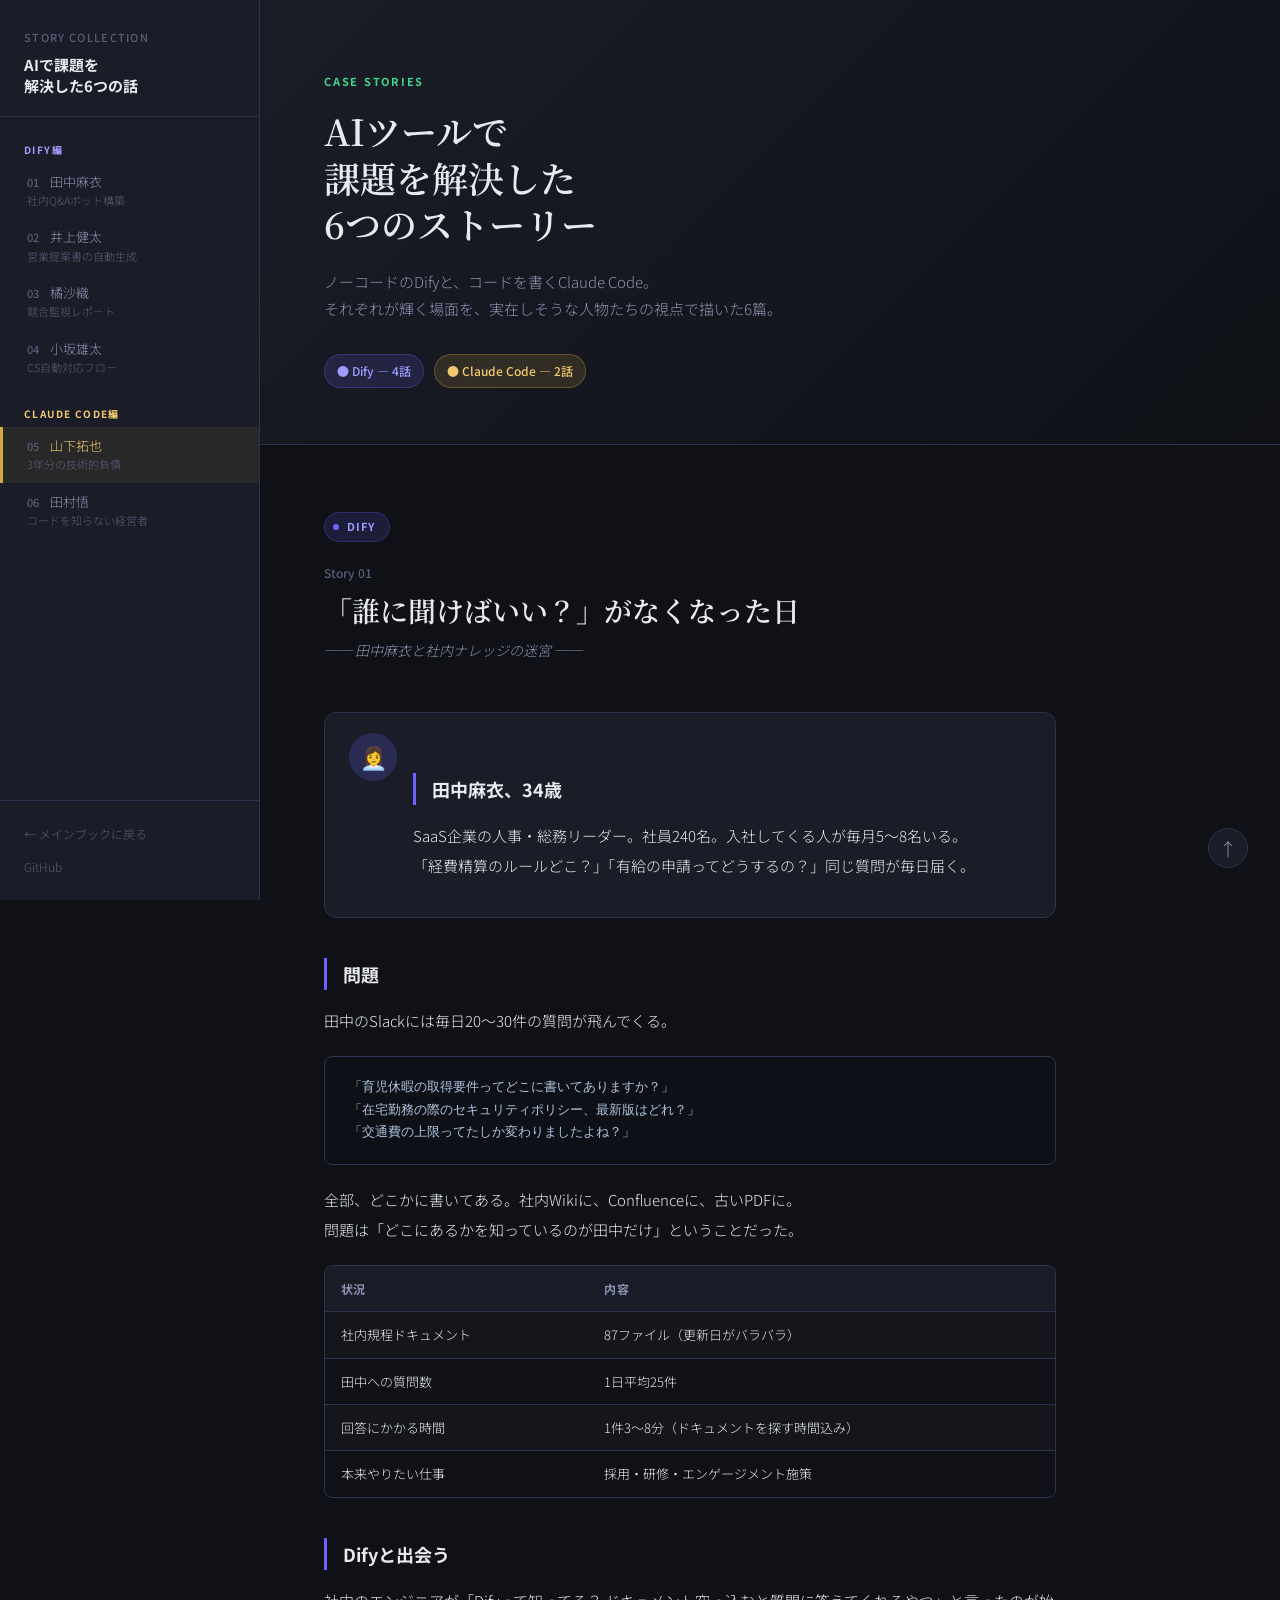
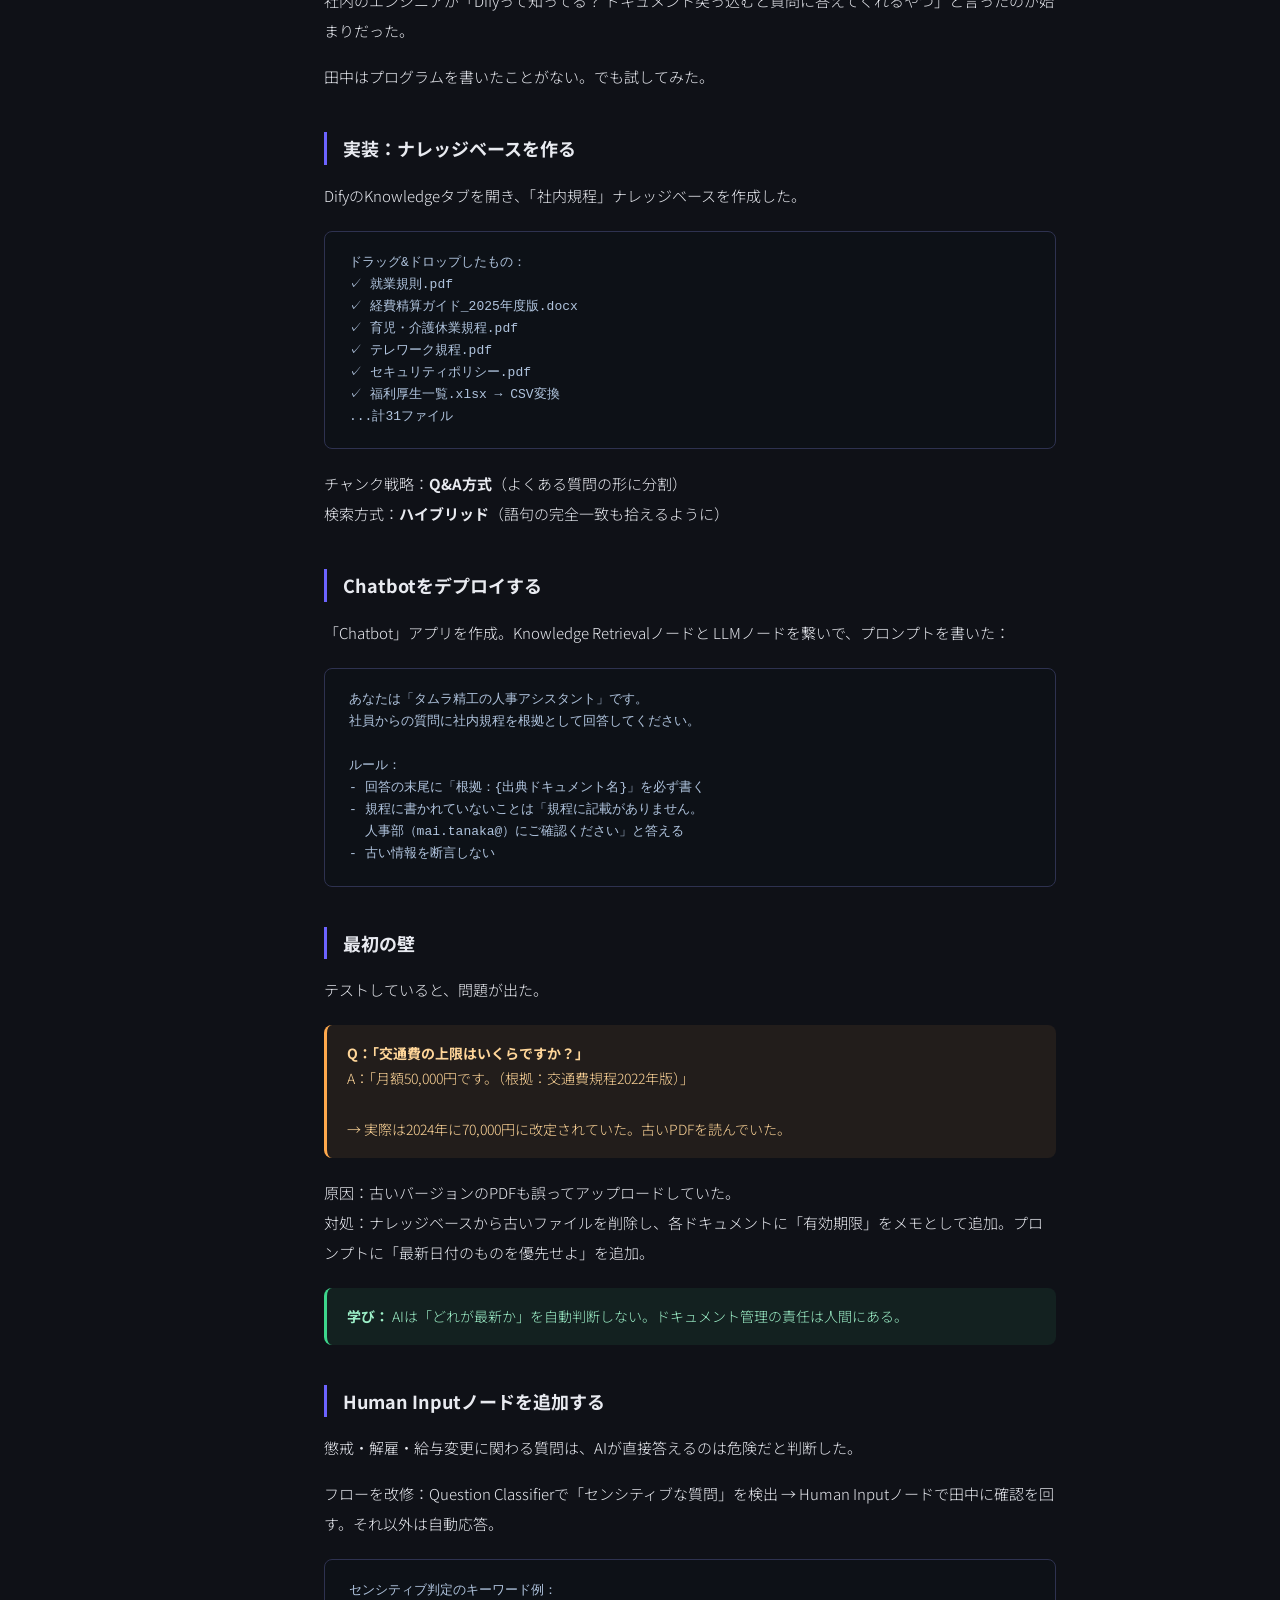
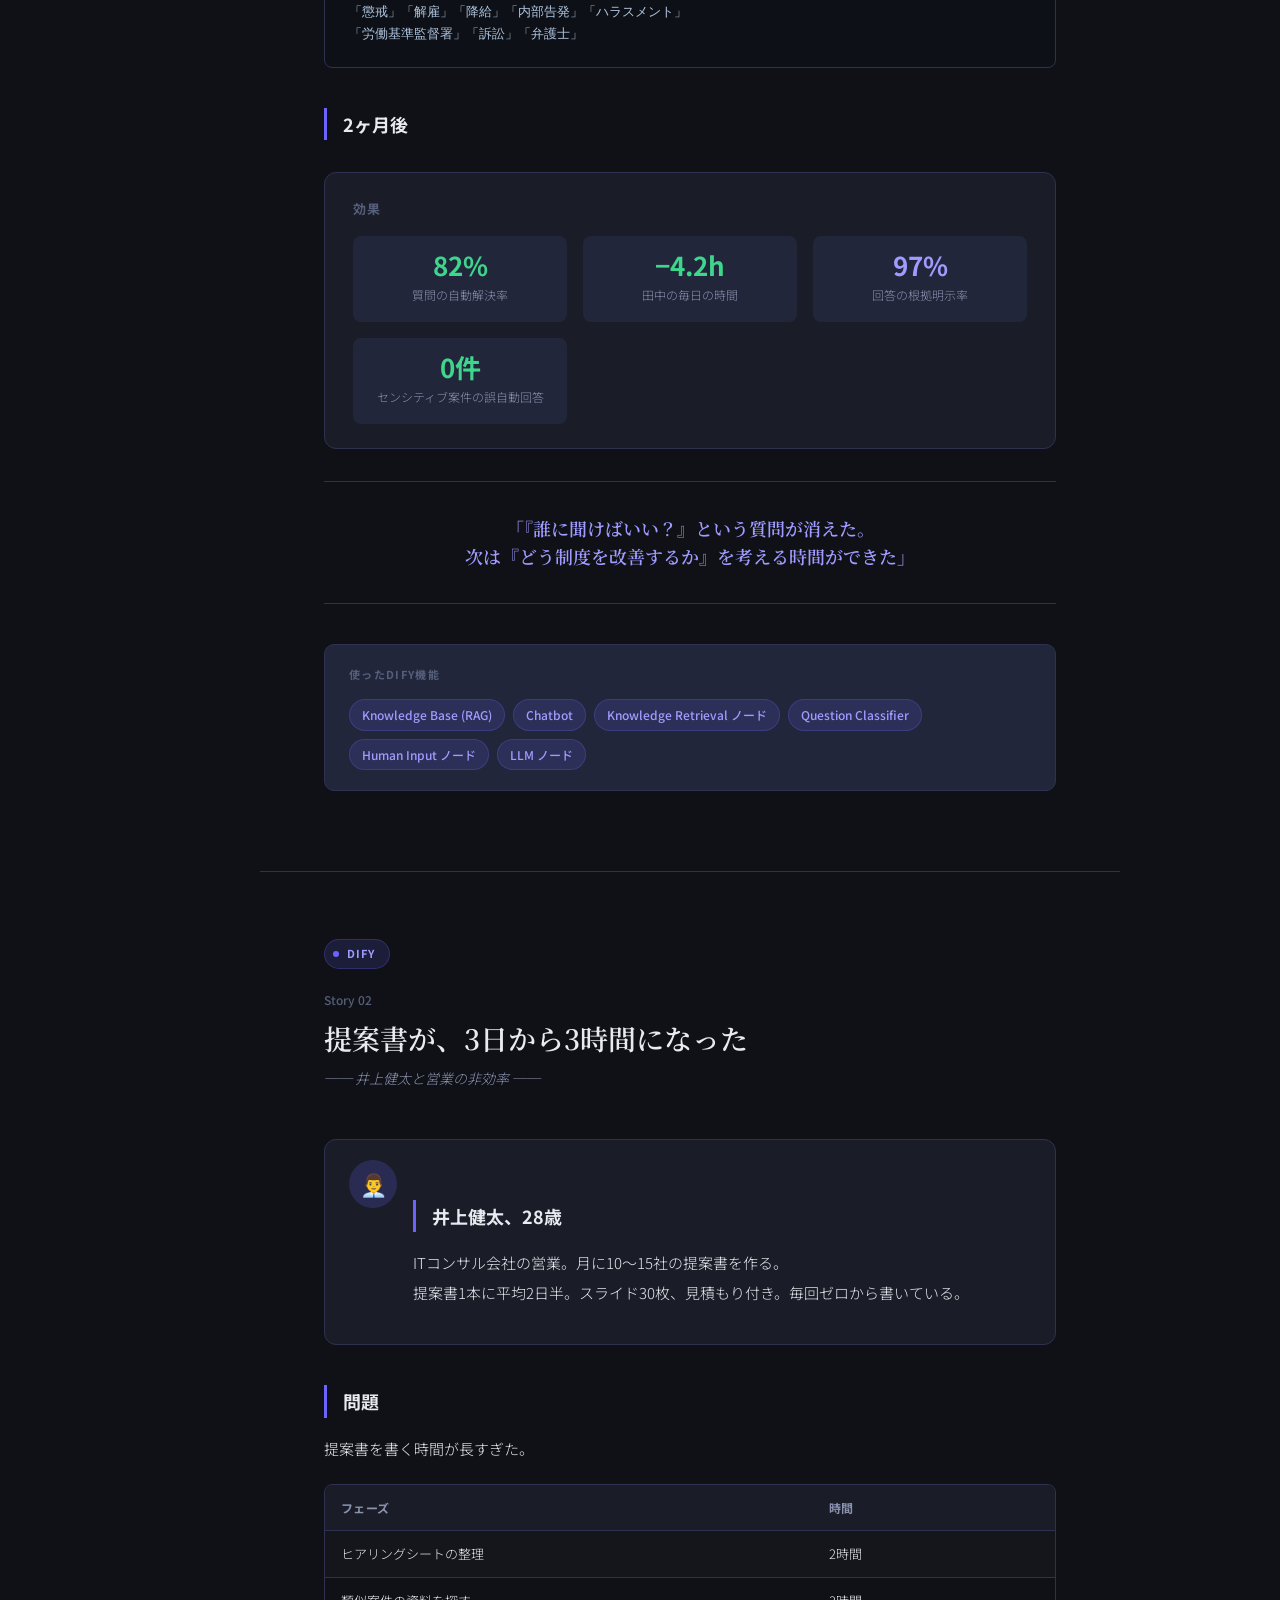
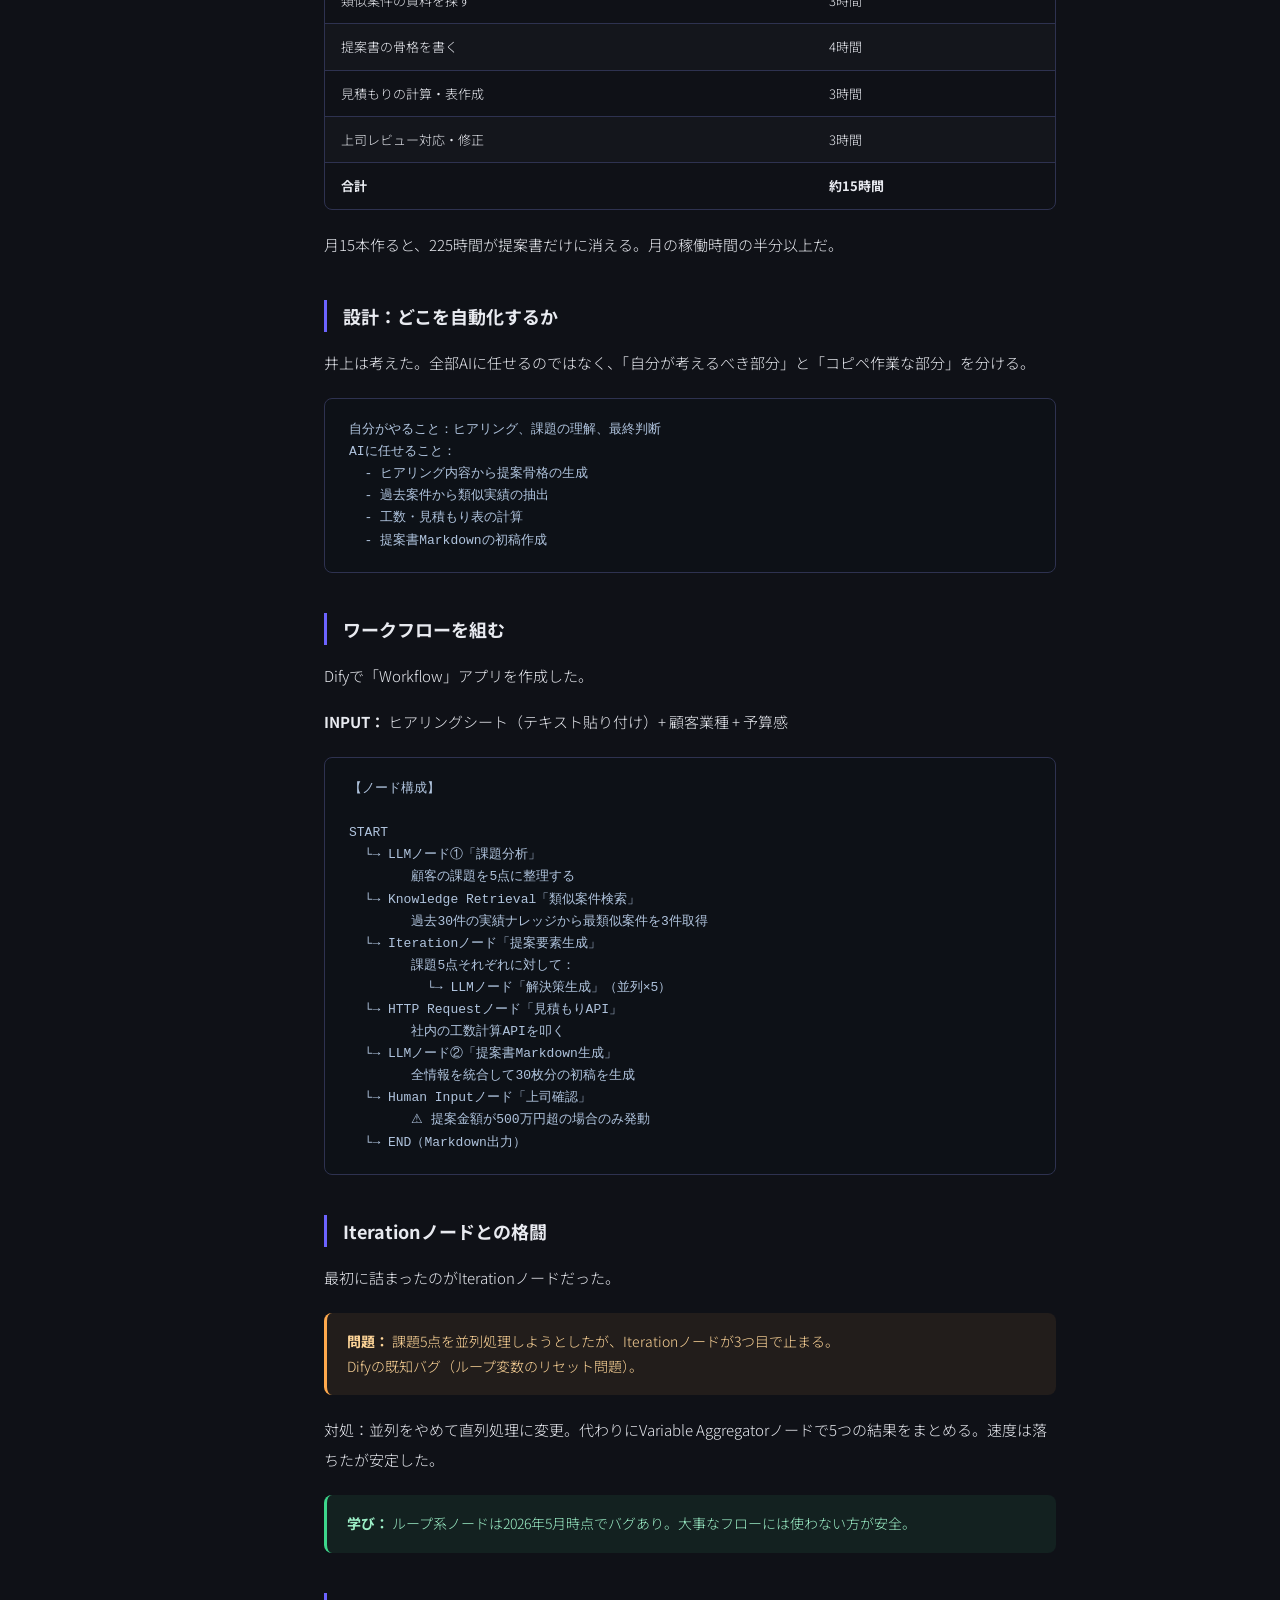
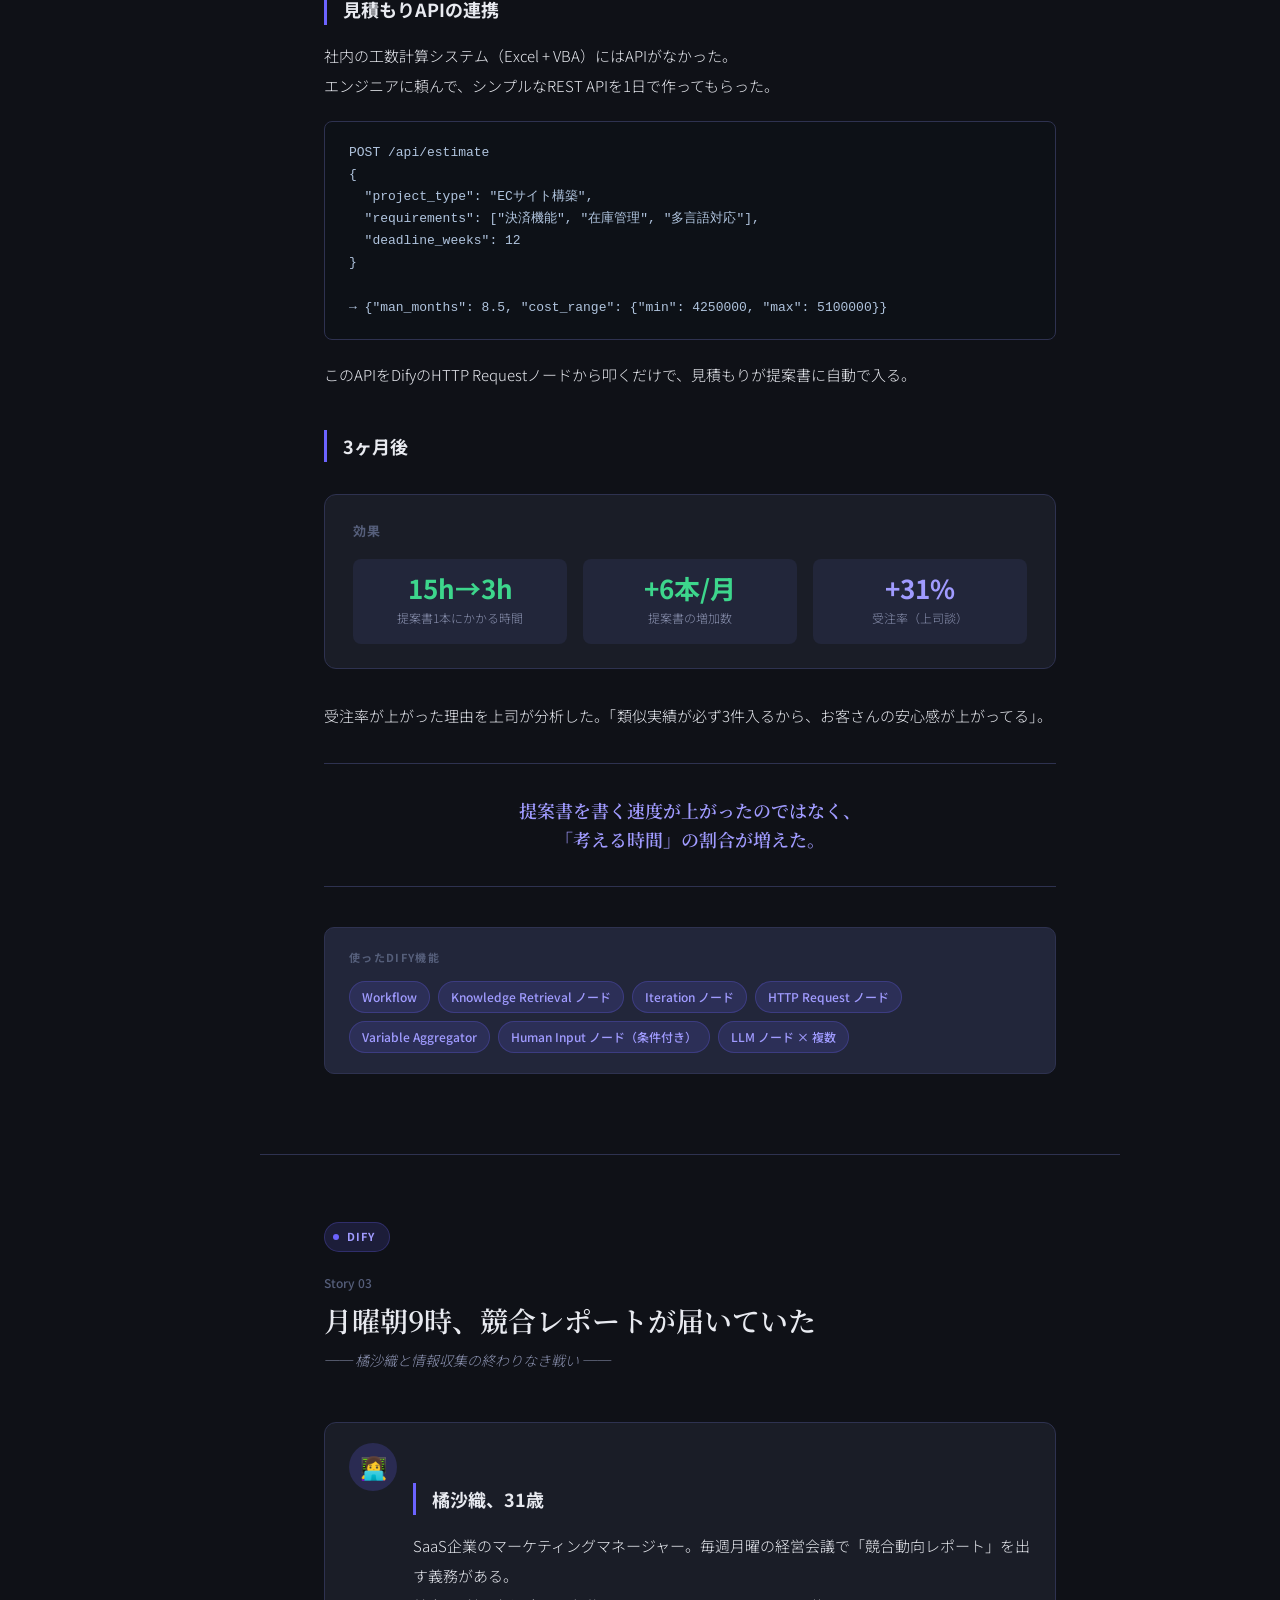
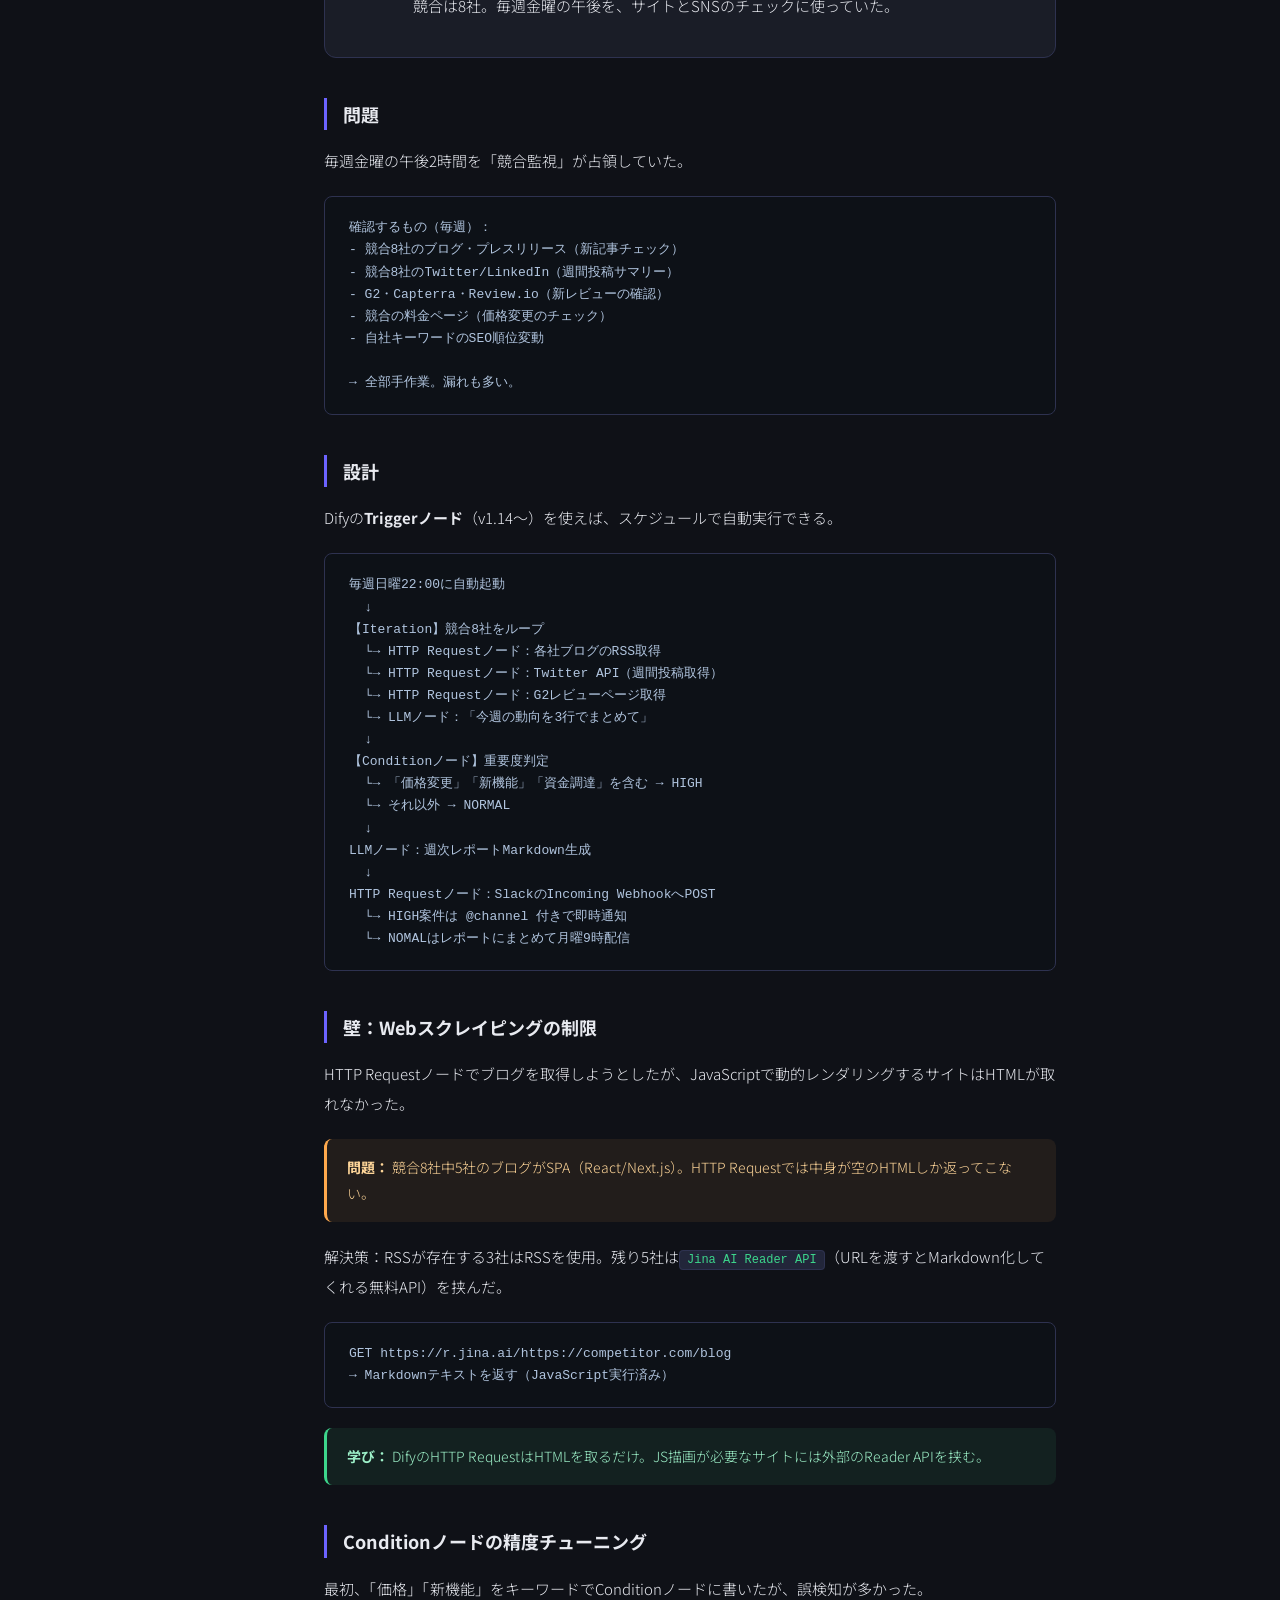
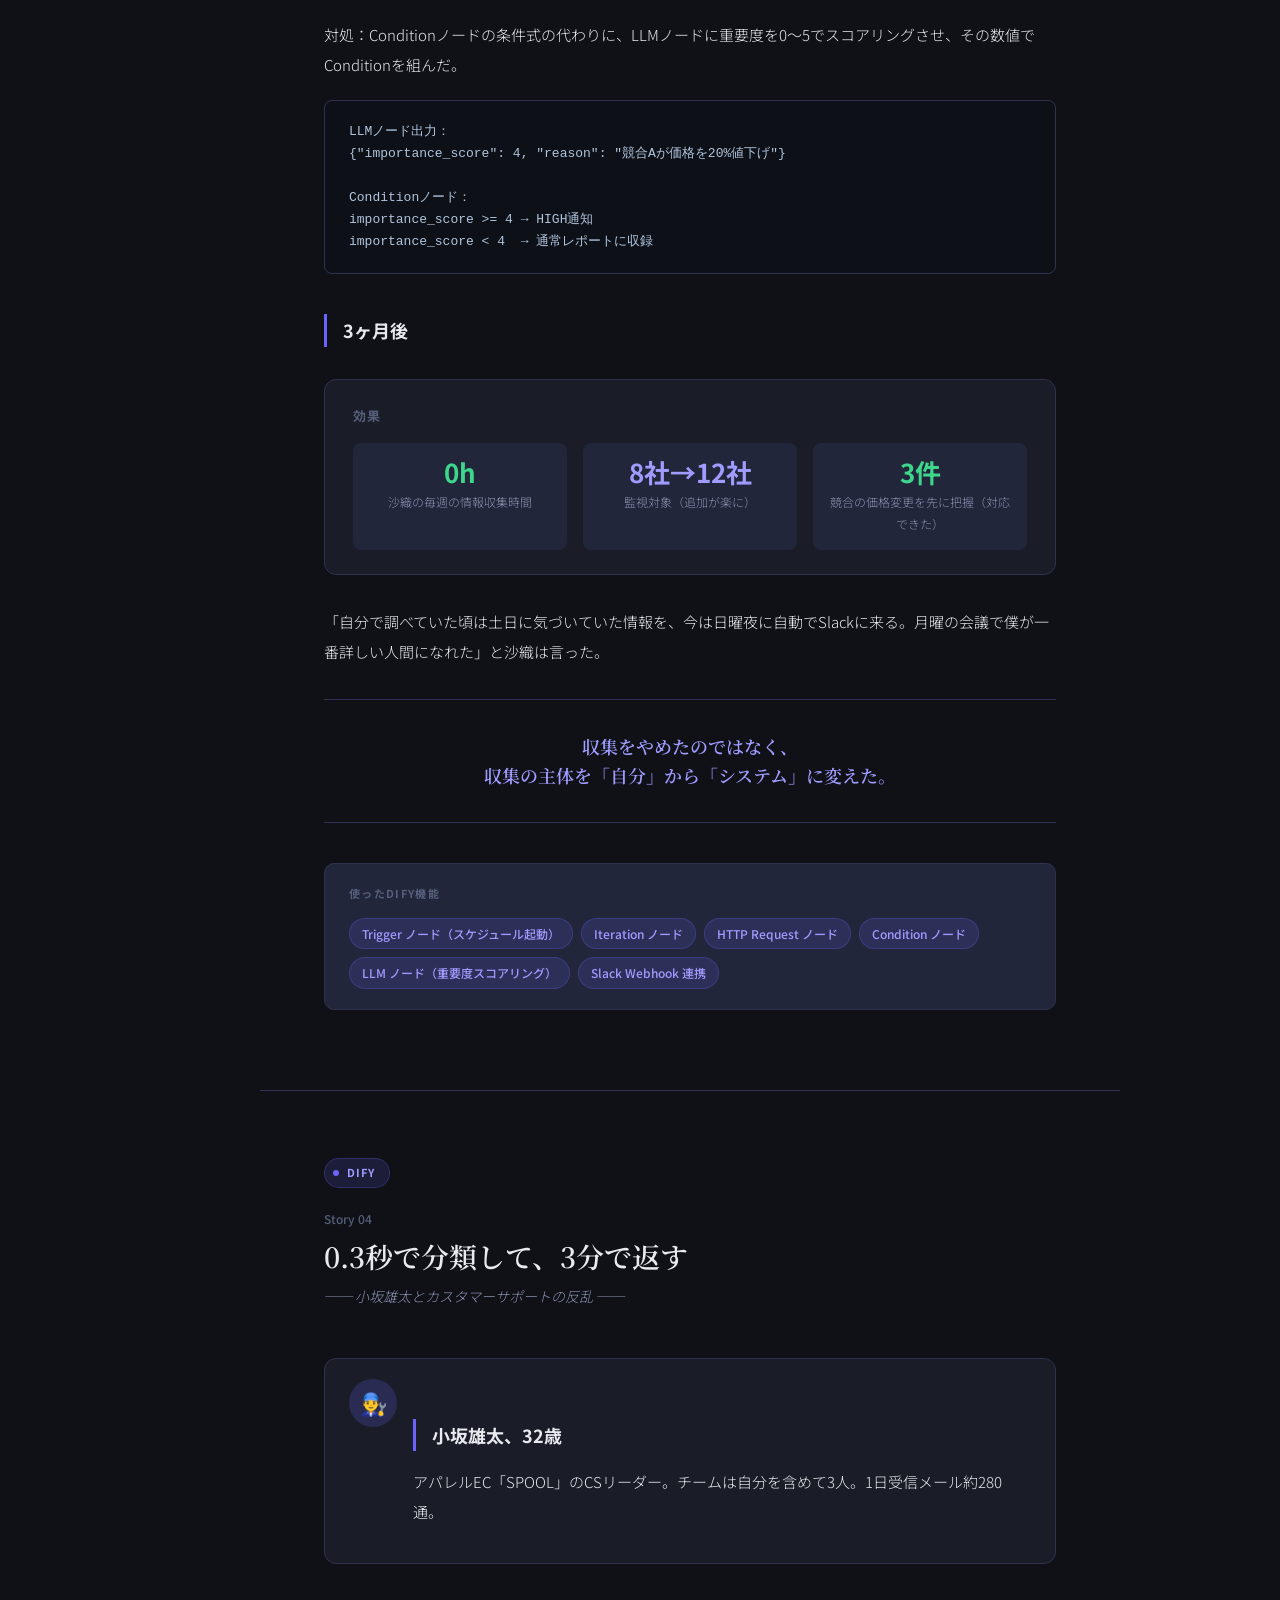
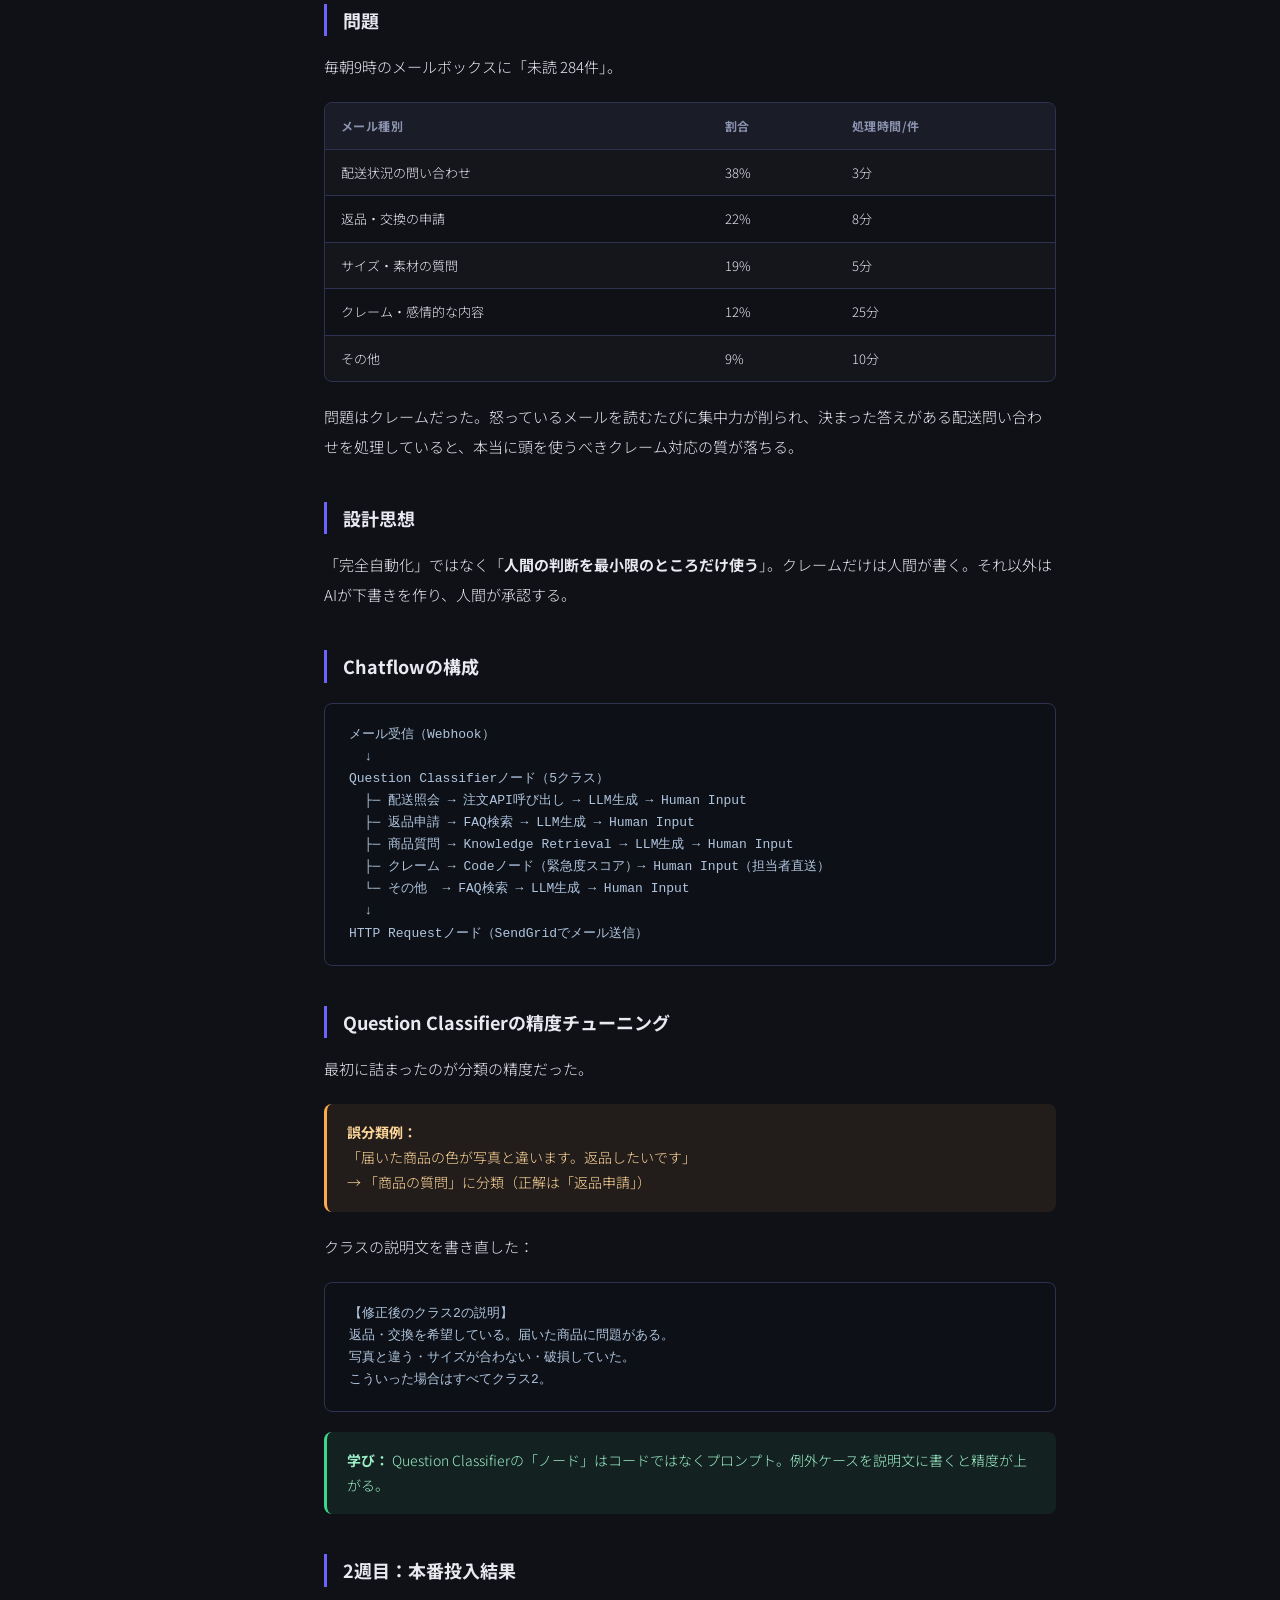
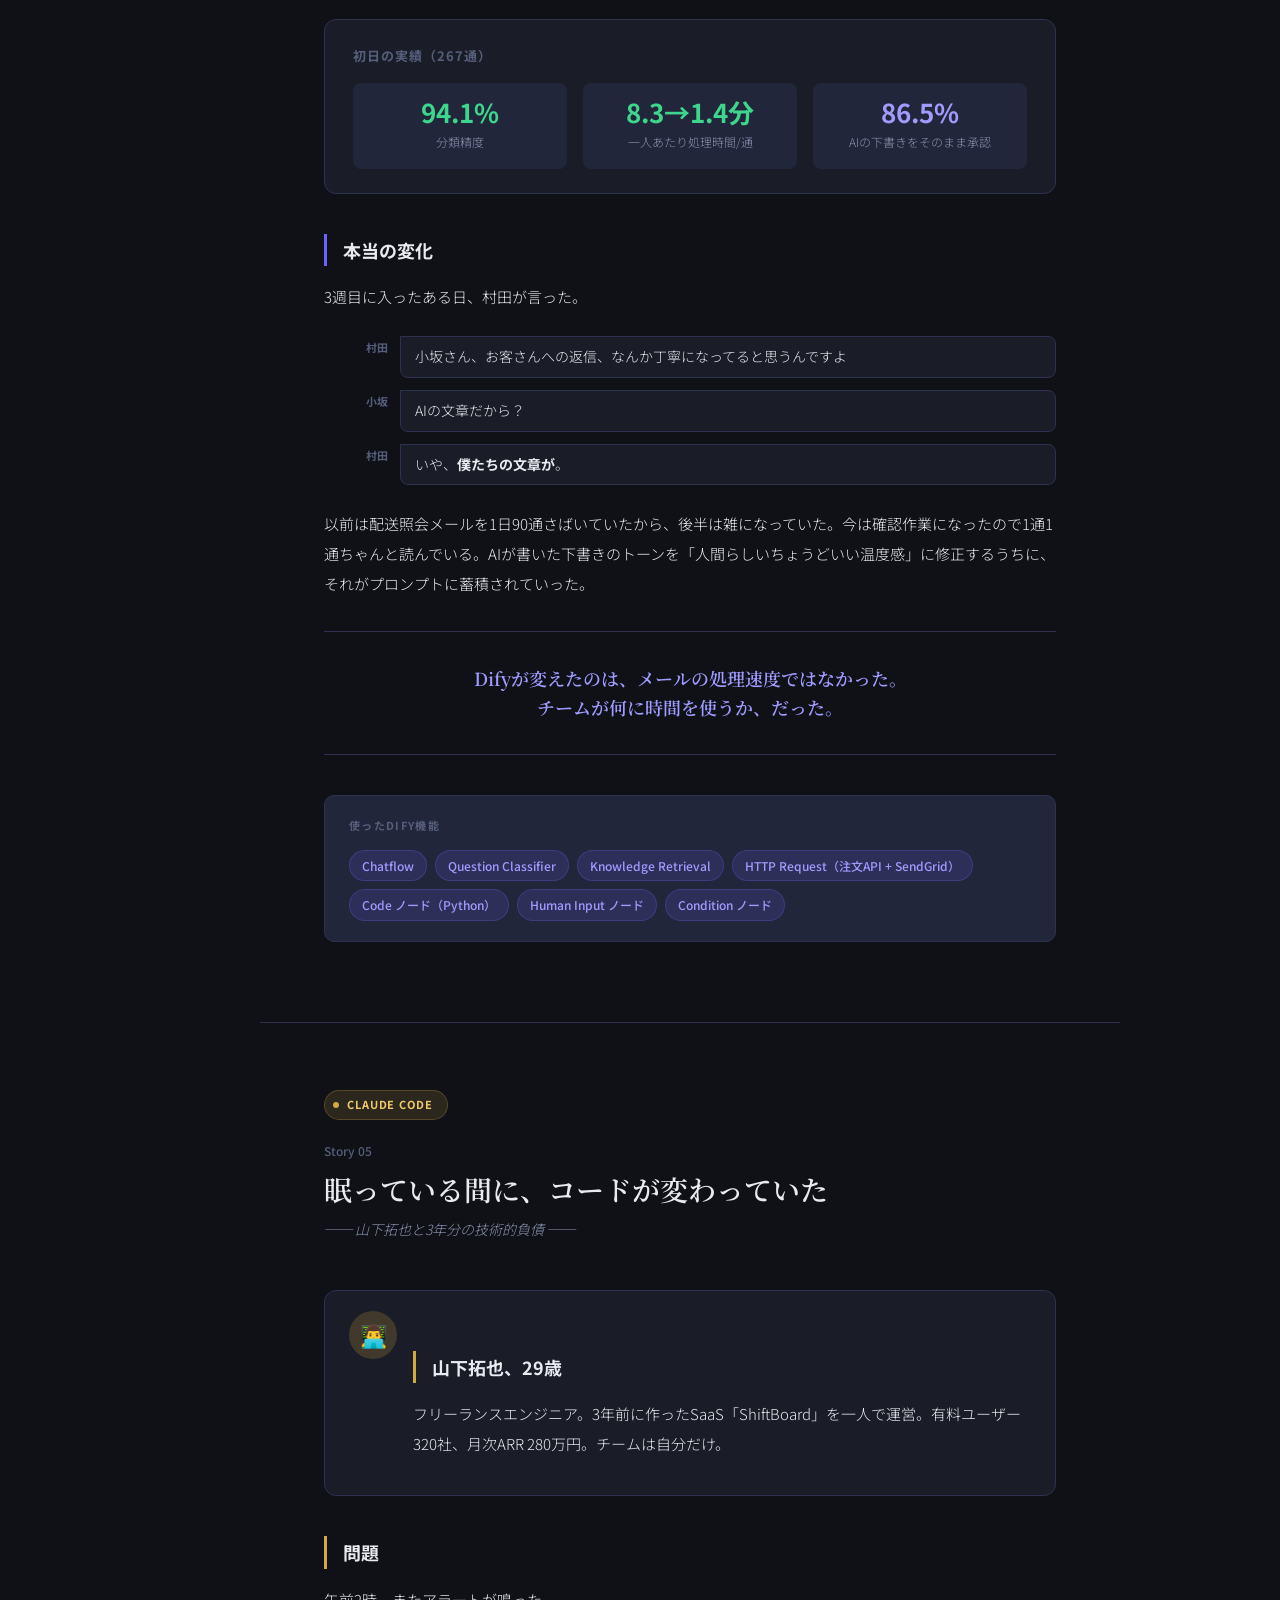
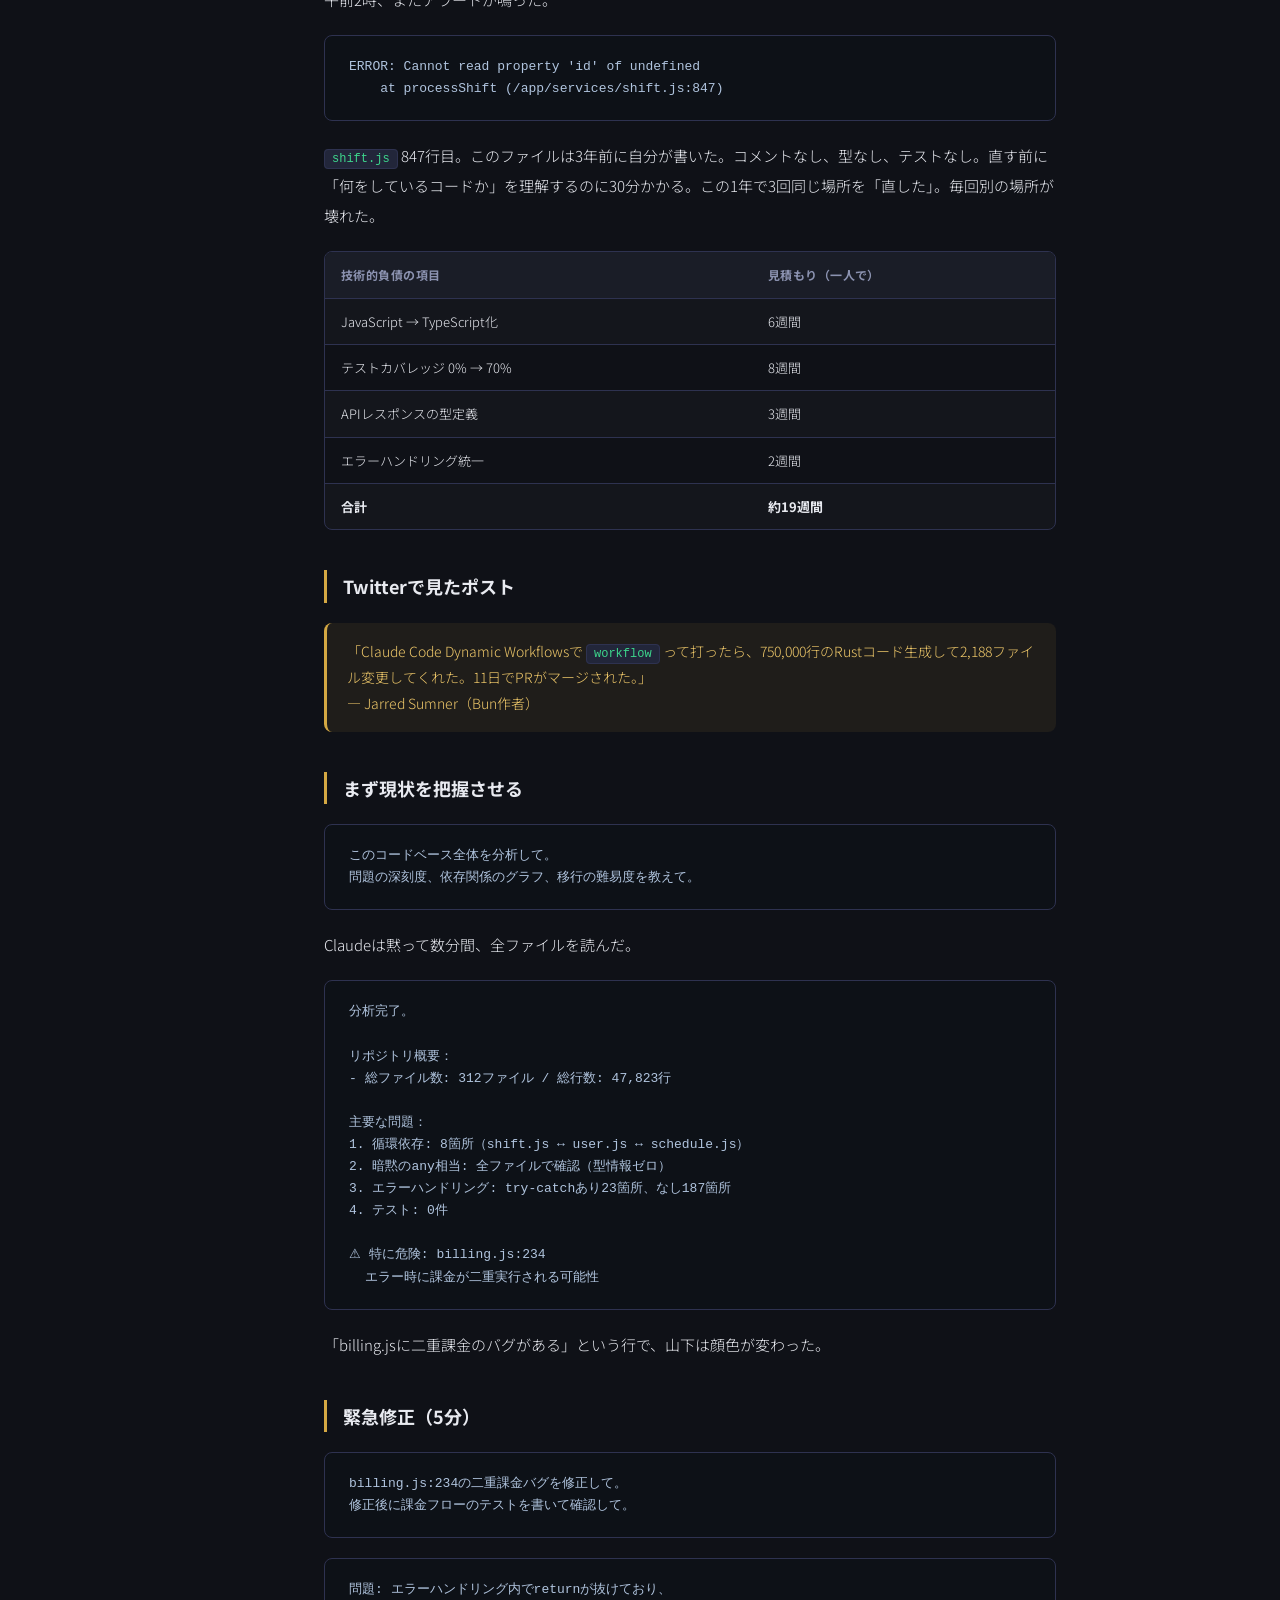
<file: stories.html>
<!DOCTYPE html>
<html lang="ja">
<head>
<meta charset="UTF-8">
<meta name="viewport" content="width=device-width, initial-scale=1.0">
<title>AIツールで課題を解決した6つのストーリー</title>
<style>
  @import url('https://fonts.googleapis.com/css2?family=Noto+Sans+JP:wght@300;400;500;700&family=Noto+Serif+JP:wght@400;600&display=swap');

  :root {
    --bg: #0f1117;
    --surface: #1a1d27;
    --surface2: #22263a;
    --border: #2e3250;
    --text: #e8eaf0;
    --text-sub: #8b92b0;
    --text-dim: #555e7a;
    --dify: #6c63ff;
    --dify-light: #a09bff;
    --claude: #d4a843;
    --claude-light: #f0c96a;
    --accent: #3dd68c;
    --danger: #ff6b6b;
    --warn: #ffa94d;
    --code-bg: #0d1117;
  }

  * { margin: 0; padding: 0; box-sizing: border-box; }

  html { scroll-behavior: smooth; }

  body {
    background: var(--bg);
    color: var(--text);
    font-family: 'Noto Sans JP', 'Hiragino Kaku Gothic ProN', sans-serif;
    font-weight: 300;
    line-height: 1.8;
  }

  /* ── Layout ── */

  .layout {
    display: grid;
    grid-template-columns: 260px 1fr;
    min-height: 100vh;
  }

  /* ── Sidebar ── */

  .sidebar {
    position: sticky;
    top: 0;
    height: 100vh;
    overflow-y: auto;
    background: var(--surface);
    border-right: 1px solid var(--border);
    padding: 0;
    display: flex;
    flex-direction: column;
  }

  .sidebar-header {
    padding: 28px 24px 20px;
    border-bottom: 1px solid var(--border);
  }

  .sidebar-title {
    font-size: 11px;
    font-weight: 500;
    letter-spacing: 0.12em;
    text-transform: uppercase;
    color: var(--text-dim);
    margin-bottom: 6px;
  }

  .sidebar-main {
    font-size: 15px;
    font-weight: 700;
    color: var(--text);
    line-height: 1.4;
  }

  .sidebar-nav {
    padding: 16px 0;
    flex: 1;
  }

  .nav-section {
    padding: 8px 24px 4px;
    font-size: 10px;
    font-weight: 700;
    letter-spacing: 0.14em;
    text-transform: uppercase;
  }

  .nav-section.dify { color: var(--dify-light); }
  .nav-section.claude { color: var(--claude-light); }

  .nav-item {
    display: block;
    padding: 10px 24px;
    color: var(--text-sub);
    text-decoration: none;
    font-size: 13px;
    line-height: 1.4;
    border-left: 3px solid transparent;
    transition: all 0.15s;
  }

  .nav-item:hover {
    color: var(--text);
    background: var(--surface2);
  }

  .nav-item.dify:hover,
  .nav-item.dify.active {
    border-left-color: var(--dify);
    color: var(--dify-light);
    background: rgba(108,99,255,0.08);
  }

  .nav-item.claude:hover,
  .nav-item.claude.active {
    border-left-color: var(--claude);
    color: var(--claude-light);
    background: rgba(212,168,67,0.08);
  }

  .nav-num {
    display: inline-block;
    width: 20px;
    font-size: 11px;
    color: var(--text-dim);
    font-weight: 500;
  }

  .nav-sub {
    display: block;
    font-size: 11px;
    color: var(--text-dim);
    margin-top: 2px;
  }

  .sidebar-footer {
    padding: 16px 24px;
    border-top: 1px solid var(--border);
  }

  .home-link {
    display: block;
    font-size: 12px;
    color: var(--text-dim);
    text-decoration: none;
    padding: 6px 0;
    transition: color 0.15s;
  }

  .home-link:hover { color: var(--text-sub); }

  /* ── Main ── */

  .main {
    min-width: 0;
    padding: 0;
  }

  /* ── Hero ── */

  .hero {
    padding: 72px 64px 56px;
    border-bottom: 1px solid var(--border);
    background: linear-gradient(135deg, var(--surface) 0%, var(--bg) 100%);
  }

  .hero-label {
    font-size: 11px;
    font-weight: 700;
    letter-spacing: 0.16em;
    text-transform: uppercase;
    color: var(--accent);
    margin-bottom: 16px;
  }

  .hero h1 {
    font-family: 'Noto Serif JP', serif;
    font-size: 36px;
    font-weight: 600;
    line-height: 1.3;
    margin-bottom: 20px;
    color: var(--text);
  }

  .hero-desc {
    font-size: 15px;
    color: var(--text-sub);
    max-width: 560px;
    line-height: 1.8;
    margin-bottom: 32px;
  }

  .hero-tags {
    display: flex;
    gap: 10px;
    flex-wrap: wrap;
  }

  .tag {
    display: inline-flex;
    align-items: center;
    gap: 6px;
    padding: 5px 12px;
    border-radius: 100px;
    font-size: 12px;
    font-weight: 500;
  }

  .tag.dify {
    background: rgba(108,99,255,0.15);
    color: var(--dify-light);
    border: 1px solid rgba(108,99,255,0.3);
  }

  .tag.claude {
    background: rgba(212,168,67,0.15);
    color: var(--claude-light);
    border: 1px solid rgba(212,168,67,0.3);
  }

  /* ── Story ── */

  .story {
    padding: 64px 64px 80px;
    border-bottom: 1px solid var(--border);
    max-width: 860px;
  }

  .story-header {
    margin-bottom: 48px;
  }

  .story-badge {
    display: inline-flex;
    align-items: center;
    gap: 8px;
    padding: 4px 14px 4px 8px;
    border-radius: 100px;
    font-size: 11px;
    font-weight: 700;
    letter-spacing: 0.08em;
    text-transform: uppercase;
    margin-bottom: 20px;
  }

  .story-badge.dify {
    background: rgba(108,99,255,0.15);
    color: var(--dify-light);
    border: 1px solid rgba(108,99,255,0.25);
  }

  .story-badge.claude {
    background: rgba(212,168,67,0.15);
    color: var(--claude-light);
    border: 1px solid rgba(212,168,67,0.25);
  }

  .story-badge .dot {
    width: 6px;
    height: 6px;
    border-radius: 50%;
  }

  .story-badge.dify .dot { background: var(--dify); }
  .story-badge.claude .dot { background: var(--claude); }

  .story-num {
    font-size: 12px;
    color: var(--text-dim);
    font-weight: 500;
    margin-bottom: 8px;
  }

  .story h2 {
    font-family: 'Noto Serif JP', serif;
    font-size: 28px;
    font-weight: 600;
    line-height: 1.4;
    margin-bottom: 8px;
  }

  .story-subtitle {
    font-size: 14px;
    color: var(--text-sub);
    font-style: italic;
  }

  /* ── Character card ── */

  .character-card {
    display: flex;
    align-items: flex-start;
    gap: 16px;
    padding: 20px 24px;
    background: var(--surface);
    border: 1px solid var(--border);
    border-radius: 12px;
    margin: 32px 0;
  }

  .character-icon {
    width: 48px;
    height: 48px;
    border-radius: 50%;
    display: flex;
    align-items: center;
    justify-content: center;
    font-size: 22px;
    flex-shrink: 0;
  }

  .character-icon.dify { background: rgba(108,99,255,0.2); }
  .character-icon.claude { background: rgba(212,168,67,0.2); }

  .character-info h3 {
    font-size: 16px;
    font-weight: 700;
    margin-bottom: 4px;
  }

  .character-info p {
    font-size: 13px;
    color: var(--text-sub);
    line-height: 1.6;
  }

  /* ── Section heading ── */

  .story h3 {
    font-size: 18px;
    font-weight: 700;
    margin: 40px 0 16px;
    padding-left: 16px;
    border-left: 3px solid var(--border);
    color: var(--text);
  }

  .story.dify-story h3 { border-left-color: var(--dify); }
  .story.claude-story h3 { border-left-color: var(--claude); }

  /* ── Prose ── */

  .story p {
    font-size: 15px;
    line-height: 2;
    margin-bottom: 16px;
    color: var(--text);
  }

  .story p.dim {
    color: var(--text-sub);
    font-size: 14px;
  }

  /* ── Code blocks ── */

  .story pre, .story .code-block {
    background: var(--code-bg);
    border: 1px solid var(--border);
    border-radius: 8px;
    padding: 20px 24px;
    margin: 20px 0;
    overflow-x: auto;
    font-family: 'JetBrains Mono', 'Fira Code', 'Consolas', monospace;
    font-size: 13px;
    line-height: 1.7;
    color: #b0c4de;
  }

  .code-label {
    font-size: 11px;
    font-weight: 700;
    letter-spacing: 0.1em;
    text-transform: uppercase;
    color: var(--text-dim);
    margin-bottom: -12px;
    padding: 0 4px;
  }

  .story code {
    background: var(--surface2);
    border: 1px solid var(--border);
    padding: 2px 7px;
    border-radius: 4px;
    font-family: 'JetBrains Mono', 'Fira Code', monospace;
    font-size: 12px;
    color: var(--accent);
  }

  pre code {
    background: none;
    border: none;
    padding: 0;
    font-size: 13px;
    color: inherit;
  }

  /* ── Table ── */

  .story .table-wrap {
    overflow-x: auto;
    margin: 20px 0;
    border-radius: 8px;
    border: 1px solid var(--border);
  }

  .story table {
    width: 100%;
    border-collapse: collapse;
    font-size: 13px;
  }

  .story th {
    background: var(--surface);
    padding: 12px 16px;
    text-align: left;
    font-weight: 700;
    font-size: 12px;
    color: var(--text-sub);
    letter-spacing: 0.04em;
    border-bottom: 1px solid var(--border);
  }

  .story td {
    padding: 11px 16px;
    border-bottom: 1px solid var(--border);
    color: var(--text);
  }

  .story tr:last-child td { border-bottom: none; }
  .story tr:nth-child(even) td { background: rgba(255,255,255,0.02); }

  /* ── Callout ── */

  .callout {
    padding: 16px 20px;
    border-radius: 8px;
    margin: 20px 0;
    font-size: 14px;
    line-height: 1.8;
    border-left: 3px solid;
  }

  .callout.info {
    background: rgba(61,214,140,0.08);
    border-left-color: var(--accent);
    color: #9df0c8;
  }

  .callout.warn {
    background: rgba(255,169,77,0.08);
    border-left-color: var(--warn);
    color: #ffd699;
  }

  .callout.tip {
    background: rgba(108,99,255,0.08);
    border-left-color: var(--dify);
    color: var(--dify-light);
  }

  .callout.claude-tip {
    background: rgba(212,168,67,0.08);
    border-left-color: var(--claude);
    color: var(--claude-light);
  }

  /* ── Result box ── */

  .result-box {
    background: var(--surface);
    border: 1px solid var(--border);
    border-radius: 12px;
    padding: 24px 28px;
    margin: 32px 0;
  }

  .result-box h4 {
    font-size: 13px;
    font-weight: 700;
    letter-spacing: 0.08em;
    text-transform: uppercase;
    color: var(--text-dim);
    margin-bottom: 16px;
  }

  .result-grid {
    display: grid;
    grid-template-columns: repeat(auto-fit, minmax(160px, 1fr));
    gap: 16px;
  }

  .result-item {
    text-align: center;
    padding: 16px;
    background: var(--surface2);
    border-radius: 8px;
  }

  .result-num {
    font-size: 26px;
    font-weight: 700;
    line-height: 1;
    margin-bottom: 6px;
  }

  .result-item.good .result-num { color: var(--accent); }
  .result-item.warn .result-num { color: var(--warn); }
  .result-item.dify .result-num { color: var(--dify-light); }
  .result-item.claude .result-num { color: var(--claude-light); }

  .result-label {
    font-size: 12px;
    color: var(--text-sub);
  }

  /* ── Feature summary ── */

  .features-used {
    background: var(--surface2);
    border: 1px solid var(--border);
    border-radius: 10px;
    padding: 20px 24px;
    margin: 40px 0 0;
  }

  .features-used h4 {
    font-size: 11px;
    font-weight: 700;
    letter-spacing: 0.12em;
    text-transform: uppercase;
    color: var(--text-dim);
    margin-bottom: 14px;
  }

  .feature-chips {
    display: flex;
    flex-wrap: wrap;
    gap: 8px;
  }

  .chip {
    padding: 4px 12px;
    border-radius: 100px;
    font-size: 12px;
    font-weight: 500;
  }

  .chip.dify {
    background: rgba(108,99,255,0.15);
    color: var(--dify-light);
    border: 1px solid rgba(108,99,255,0.25);
  }

  .chip.claude {
    background: rgba(212,168,67,0.15);
    color: var(--claude-light);
    border: 1px solid rgba(212,168,67,0.25);
  }

  /* ── Dialogue ── */

  .dialogue {
    margin: 24px 0;
  }

  .dialogue-line {
    display: flex;
    gap: 12px;
    margin-bottom: 12px;
    align-items: flex-start;
  }

  .dialogue-speaker {
    font-size: 11px;
    font-weight: 700;
    color: var(--text-dim);
    min-width: 64px;
    padding-top: 2px;
    text-align: right;
    flex-shrink: 0;
  }

  .dialogue-text {
    font-size: 14px;
    line-height: 1.7;
    color: var(--text);
    padding: 8px 14px;
    background: var(--surface);
    border-radius: 0 8px 8px 8px;
    flex: 1;
    border: 1px solid var(--border);
  }

  /* ── Divider ── */

  .story-divider {
    text-align: center;
    margin: 40px 0;
    color: var(--text-dim);
    font-size: 18px;
    letter-spacing: 0.3em;
  }

  /* ── Highlight quote ── */

  .pull-quote {
    font-family: 'Noto Serif JP', serif;
    font-size: 18px;
    font-weight: 600;
    line-height: 1.6;
    text-align: center;
    padding: 32px 40px;
    margin: 32px 0;
    color: var(--text);
    border-top: 1px solid var(--border);
    border-bottom: 1px solid var(--border);
  }

  .pull-quote.dify { color: var(--dify-light); }
  .pull-quote.claude { color: var(--claude-light); }

  /* ── Mobile ── */

  @media (max-width: 768px) {
    .layout { grid-template-columns: 1fr; }
    .sidebar { position: relative; height: auto; }
    .story { padding: 40px 24px 60px; }
    .hero { padding: 48px 24px 40px; }
    .hero h1 { font-size: 26px; }
    .story h2 { font-size: 22px; }
    .result-grid { grid-template-columns: repeat(2, 1fr); }
  }

  /* ── Scroll indicator ── */

  .scroll-top {
    position: fixed;
    bottom: 32px;
    right: 32px;
    width: 40px;
    height: 40px;
    background: var(--surface);
    border: 1px solid var(--border);
    border-radius: 50%;
    display: flex;
    align-items: center;
    justify-content: center;
    cursor: pointer;
    font-size: 18px;
    color: var(--text-sub);
    text-decoration: none;
    transition: all 0.15s;
    z-index: 100;
  }

  .scroll-top:hover {
    background: var(--surface2);
    color: var(--text);
  }
</style>
</head>
<body>

<div class="layout">

  <!-- Sidebar -->
  <nav class="sidebar">
    <div class="sidebar-header">
      <div class="sidebar-title">Story Collection</div>
      <div class="sidebar-main">AIで課題を<br>解決した6つの話</div>
    </div>
    <div class="sidebar-nav">
      <div class="nav-section dify">Dify編</div>
      <a class="nav-item dify" href="#s1">
        <span class="nav-num">01</span> 田中麻衣
        <span class="nav-sub">社内Q&Aボット構築</span>
      </a>
      <a class="nav-item dify" href="#s2">
        <span class="nav-num">02</span> 井上健太
        <span class="nav-sub">営業提案書の自動生成</span>
      </a>
      <a class="nav-item dify" href="#s3">
        <span class="nav-num">03</span> 橘沙織
        <span class="nav-sub">競合監視レポート</span>
      </a>
      <a class="nav-item dify" href="#s4">
        <span class="nav-num">04</span> 小坂雄太
        <span class="nav-sub">CS自動対応フロー</span>
      </a>
      <div class="nav-section claude" style="margin-top:12px">Claude Code編</div>
      <a class="nav-item claude" href="#s5">
        <span class="nav-num">05</span> 山下拓也
        <span class="nav-sub">3年分の技術的負債</span>
      </a>
      <a class="nav-item claude" href="#s6">
        <span class="nav-num">06</span> 田村悟
        <span class="nav-sub">コードを知らない経営者</span>
      </a>
    </div>
    <div class="sidebar-footer">
      <a class="home-link" href="index.html">← メインブックに戻る</a>
      <a class="home-link" href="https://github.com/masa-dev-2000/second_brain">GitHub</a>
    </div>
  </nav>

  <!-- Main -->
  <main class="main">

    <!-- Hero -->
    <div class="hero">
      <div class="hero-label">Case Stories</div>
      <h1>AIツールで<br>課題を解決した<br>6つのストーリー</h1>
      <p class="hero-desc">
        ノーコードのDifyと、コードを書くClaude Code。<br>
        それぞれが輝く場面を、実在しそうな人物たちの視点で描いた6篇。
      </p>
      <div class="hero-tags">
        <span class="tag dify">● Dify — 4話</span>
        <span class="tag claude">● Claude Code — 2話</span>
      </div>
    </div>

    <!-- ─────────── STORY 1 ─────────── -->
    <section class="story dify-story" id="s1">
      <div class="story-header">
        <div class="story-badge dify"><span class="dot"></span>Dify</div>
        <div class="story-num">Story 01</div>
        <h2>「誰に聞けばいい？」がなくなった日</h2>
        <div class="story-subtitle">── 田中麻衣と社内ナレッジの迷宮 ──</div>
      </div>

      <div class="character-card">
        <div class="character-icon dify">👩‍💼</div>
        <div class="character-info">
          <h3>田中麻衣、34歳</h3>
          <p>SaaS企業の人事・総務リーダー。社員240名。入社してくる人が毎月5〜8名いる。<br>「経費精算のルールどこ？」「有給の申請ってどうするの？」同じ質問が毎日届く。</p>
        </div>
      </div>

      <h3>問題</h3>
      <p>田中のSlackには毎日20〜30件の質問が飛んでくる。</p>
      <pre>「育児休暇の取得要件ってどこに書いてありますか？」
「在宅勤務の際のセキュリティポリシー、最新版はどれ？」
「交通費の上限ってたしか変わりましたよね？」</pre>
      <p>全部、どこかに書いてある。社内Wikiに、Confluenceに、古いPDFに。<br>問題は「どこにあるかを知っているのが田中だけ」ということだった。</p>
      <div class="table-wrap">
        <table>
          <tr><th>状況</th><th>内容</th></tr>
          <tr><td>社内規程ドキュメント</td><td>87ファイル（更新日がバラバラ）</td></tr>
          <tr><td>田中への質問数</td><td>1日平均25件</td></tr>
          <tr><td>回答にかかる時間</td><td>1件3〜8分（ドキュメントを探す時間込み）</td></tr>
          <tr><td>本来やりたい仕事</td><td>採用・研修・エンゲージメント施策</td></tr>
        </table>
      </div>

      <h3>Difyと出会う</h3>
      <p>社内のエンジニアが「Difyって知ってる？ ドキュメント突っ込むと質問に答えてくれるやつ」と言ったのが始まりだった。</p>
      <p>田中はプログラムを書いたことがない。でも試してみた。</p>

      <h3>実装：ナレッジベースを作る</h3>
      <p>DifyのKnowledgeタブを開き、「社内規程」ナレッジベースを作成した。</p>
      <pre>ドラッグ&ドロップしたもの：
✓ 就業規則.pdf
✓ 経費精算ガイド_2025年度版.docx
✓ 育児・介護休業規程.pdf
✓ テレワーク規程.pdf
✓ セキュリティポリシー.pdf
✓ 福利厚生一覧.xlsx → CSV変換
...計31ファイル</pre>
      <p>チャンク戦略：<strong>Q&A方式</strong>（よくある質問の形に分割）<br>検索方式：<strong>ハイブリッド</strong>（語句の完全一致も拾えるように）</p>

      <h3>Chatbotをデプロイする</h3>
      <p>「Chatbot」アプリを作成。Knowledge Retrievalノードと LLMノードを繋いで、プロンプトを書いた：</p>
      <pre>あなたは「タムラ精工の人事アシスタント」です。
社員からの質問に社内規程を根拠として回答してください。

ルール：
- 回答の末尾に「根拠：{出典ドキュメント名}」を必ず書く
- 規程に書かれていないことは「規程に記載がありません。
  人事部（mai.tanaka@）にご確認ください」と答える
- 古い情報を断言しない</pre>

      <h3>最初の壁</h3>
      <p>テストしていると、問題が出た。</p>
      <div class="callout warn">
        <strong>Q：「交通費の上限はいくらですか？」</strong><br>
        A：「月額50,000円です。（根拠：交通費規程2022年版）」<br><br>
        → 実際は2024年に70,000円に改定されていた。古いPDFを読んでいた。
      </div>
      <p>原因：古いバージョンのPDFも誤ってアップロードしていた。<br>対処：ナレッジベースから古いファイルを削除し、各ドキュメントに「有効期限」をメモとして追加。プロンプトに「最新日付のものを優先せよ」を追加。</p>
      <div class="callout info">
        <strong>学び：</strong> AIは「どれが最新か」を自動判断しない。ドキュメント管理の責任は人間にある。
      </div>

      <h3>Human Inputノードを追加する</h3>
      <p>懲戒・解雇・給与変更に関わる質問は、AIが直接答えるのは危険だと判断した。</p>
      <p>フローを改修：Question Classifierで「センシティブな質問」を検出 → Human Inputノードで田中に確認を回す。それ以外は自動応答。</p>
      <pre>センシティブ判定のキーワード例：
「懲戒」「解雇」「降給」「内部告発」「ハラスメント」
「労働基準監督署」「訴訟」「弁護士」</pre>

      <h3>2ヶ月後</h3>
      <div class="result-box">
        <h4>効果</h4>
        <div class="result-grid">
          <div class="result-item good">
            <div class="result-num">82%</div>
            <div class="result-label">質問の自動解決率</div>
          </div>
          <div class="result-item good">
            <div class="result-num">−4.2h</div>
            <div class="result-label">田中の毎日の時間</div>
          </div>
          <div class="result-item dify">
            <div class="result-num">97%</div>
            <div class="result-label">回答の根拠明示率</div>
          </div>
          <div class="result-item good">
            <div class="result-num">0件</div>
            <div class="result-label">センシティブ案件の誤自動回答</div>
          </div>
        </div>
      </div>

      <div class="pull-quote dify">「『誰に聞けばいい？』という質問が消えた。<br>次は『どう制度を改善するか』を考える時間ができた」</div>

      <div class="features-used">
        <h4>使ったDify機能</h4>
        <div class="feature-chips">
          <span class="chip dify">Knowledge Base (RAG)</span>
          <span class="chip dify">Chatbot</span>
          <span class="chip dify">Knowledge Retrieval ノード</span>
          <span class="chip dify">Question Classifier</span>
          <span class="chip dify">Human Input ノード</span>
          <span class="chip dify">LLM ノード</span>
        </div>
      </div>
    </section>

    <!-- ─────────── STORY 2 ─────────── -->
    <section class="story dify-story" id="s2">
      <div class="story-header">
        <div class="story-badge dify"><span class="dot"></span>Dify</div>
        <div class="story-num">Story 02</div>
        <h2>提案書が、3日から3時間になった</h2>
        <div class="story-subtitle">── 井上健太と営業の非効率 ──</div>
      </div>

      <div class="character-card">
        <div class="character-icon dify">👨‍💼</div>
        <div class="character-info">
          <h3>井上健太、28歳</h3>
          <p>ITコンサル会社の営業。月に10〜15社の提案書を作る。<br>提案書1本に平均2日半。スライド30枚、見積もり付き。毎回ゼロから書いている。</p>
        </div>
      </div>

      <h3>問題</h3>
      <p>提案書を書く時間が長すぎた。</p>
      <div class="table-wrap">
        <table>
          <tr><th>フェーズ</th><th>時間</th></tr>
          <tr><td>ヒアリングシートの整理</td><td>2時間</td></tr>
          <tr><td>類似案件の資料を探す</td><td>3時間</td></tr>
          <tr><td>提案書の骨格を書く</td><td>4時間</td></tr>
          <tr><td>見積もりの計算・表作成</td><td>3時間</td></tr>
          <tr><td>上司レビュー対応・修正</td><td>3時間</td></tr>
          <tr><td><strong>合計</strong></td><td><strong>約15時間</strong></td></tr>
        </table>
      </div>
      <p>月15本作ると、225時間が提案書だけに消える。月の稼働時間の半分以上だ。</p>

      <h3>設計：どこを自動化するか</h3>
      <p>井上は考えた。全部AIに任せるのではなく、「自分が考えるべき部分」と「コピペ作業な部分」を分ける。</p>
      <pre>自分がやること：ヒアリング、課題の理解、最終判断
AIに任せること：
  - ヒアリング内容から提案骨格の生成
  - 過去案件から類似実績の抽出
  - 工数・見積もり表の計算
  - 提案書Markdownの初稿作成</pre>

      <h3>ワークフローを組む</h3>
      <p>Difyで「Workflow」アプリを作成した。</p>
      <p><strong>INPUT：</strong> ヒアリングシート（テキスト貼り付け）+ 顧客業種 + 予算感</p>
      <pre>【ノード構成】

START
  └→ LLMノード①「課題分析」
        顧客の課題を5点に整理する
  └→ Knowledge Retrieval「類似案件検索」
        過去30件の実績ナレッジから最類似案件を3件取得
  └→ Iterationノード「提案要素生成」
        課題5点それぞれに対して：
          └→ LLMノード「解決策生成」（並列×5）
  └→ HTTP Requestノード「見積もりAPI」
        社内の工数計算APIを叩く
  └→ LLMノード②「提案書Markdown生成」
        全情報を統合して30枚分の初稿を生成
  └→ Human Inputノード「上司確認」
        ⚠ 提案金額が500万円超の場合のみ発動
  └→ END（Markdown出力）</pre>

      <h3>Iterationノードとの格闘</h3>
      <p>最初に詰まったのがIterationノードだった。</p>
      <div class="callout warn">
        <strong>問題：</strong> 課題5点を並列処理しようとしたが、Iterationノードが3つ目で止まる。<br>Difyの既知バグ（ループ変数のリセット問題）。
      </div>
      <p>対処：並列をやめて直列処理に変更。代わりにVariable Aggregatorノードで5つの結果をまとめる。速度は落ちたが安定した。</p>
      <div class="callout info">
        <strong>学び：</strong> ループ系ノードは2026年5月時点でバグあり。大事なフローには使わない方が安全。
      </div>

      <h3>見積もりAPIの連携</h3>
      <p>社内の工数計算システム（Excel + VBA）にはAPIがなかった。<br>エンジニアに頼んで、シンプルなREST APIを1日で作ってもらった。</p>
      <pre>POST /api/estimate
{
  "project_type": "ECサイト構築",
  "requirements": ["決済機能", "在庫管理", "多言語対応"],
  "deadline_weeks": 12
}

→ {"man_months": 8.5, "cost_range": {"min": 4250000, "max": 5100000}}</pre>
      <p>このAPIをDifyのHTTP Requestノードから叩くだけで、見積もりが提案書に自動で入る。</p>

      <h3>3ヶ月後</h3>
      <div class="result-box">
        <h4>効果</h4>
        <div class="result-grid">
          <div class="result-item good">
            <div class="result-num">15h→3h</div>
            <div class="result-label">提案書1本にかかる時間</div>
          </div>
          <div class="result-item good">
            <div class="result-num">+6本/月</div>
            <div class="result-label">提案書の増加数</div>
          </div>
          <div class="result-item dify">
            <div class="result-num">+31%</div>
            <div class="result-label">受注率（上司談）</div>
          </div>
        </div>
      </div>
      <p>受注率が上がった理由を上司が分析した。「類似実績が必ず3件入るから、お客さんの安心感が上がってる」。</p>

      <div class="pull-quote dify">提案書を書く速度が上がったのではなく、<br>「考える時間」の割合が増えた。</div>

      <div class="features-used">
        <h4>使ったDify機能</h4>
        <div class="feature-chips">
          <span class="chip dify">Workflow</span>
          <span class="chip dify">Knowledge Retrieval ノード</span>
          <span class="chip dify">Iteration ノード</span>
          <span class="chip dify">HTTP Request ノード</span>
          <span class="chip dify">Variable Aggregator</span>
          <span class="chip dify">Human Input ノード（条件付き）</span>
          <span class="chip dify">LLM ノード × 複数</span>
        </div>
      </div>
    </section>

    <!-- ─────────── STORY 3 ─────────── -->
    <section class="story dify-story" id="s3">
      <div class="story-header">
        <div class="story-badge dify"><span class="dot"></span>Dify</div>
        <div class="story-num">Story 03</div>
        <h2>月曜朝9時、競合レポートが届いていた</h2>
        <div class="story-subtitle">── 橘沙織と情報収集の終わりなき戦い ──</div>
      </div>

      <div class="character-card">
        <div class="character-icon dify">👩‍💻</div>
        <div class="character-info">
          <h3>橘沙織、31歳</h3>
          <p>SaaS企業のマーケティングマネージャー。毎週月曜の経営会議で「競合動向レポート」を出す義務がある。<br>競合は8社。毎週金曜の午後を、サイトとSNSのチェックに使っていた。</p>
        </div>
      </div>

      <h3>問題</h3>
      <p>毎週金曜の午後2時間を「競合監視」が占領していた。</p>
      <pre>確認するもの（毎週）：
- 競合8社のブログ・プレスリリース（新記事チェック）
- 競合8社のTwitter/LinkedIn（週間投稿サマリー）
- G2・Capterra・Review.io（新レビューの確認）
- 競合の料金ページ（価格変更のチェック）
- 自社キーワードのSEO順位変動

→ 全部手作業。漏れも多い。</pre>

      <h3>設計</h3>
      <p>Difyの<strong>Triggerノード</strong>（v1.14〜）を使えば、スケジュールで自動実行できる。</p>
      <pre>毎週日曜22:00に自動起動
  ↓
【Iteration】競合8社をループ
  └→ HTTP Requestノード：各社ブログのRSS取得
  └→ HTTP Requestノード：Twitter API（週間投稿取得）
  └→ HTTP Requestノード：G2レビューページ取得
  └→ LLMノード：「今週の動向を3行でまとめて」
  ↓
【Conditionノード】重要度判定
  └→ 「価格変更」「新機能」「資金調達」を含む → HIGH
  └→ それ以外 → NORMAL
  ↓
LLMノード：週次レポートMarkdown生成
  ↓
HTTP Requestノード：SlackのIncoming WebhookへPOST
  └→ HIGH案件は @channel 付きで即時通知
  └→ NOMALはレポートにまとめて月曜9時配信</pre>

      <h3>壁：Webスクレイピングの制限</h3>
      <p>HTTP Requestノードでブログを取得しようとしたが、JavaScriptで動的レンダリングするサイトはHTMLが取れなかった。</p>
      <div class="callout warn">
        <strong>問題：</strong> 競合8社中5社のブログがSPA（React/Next.js）。HTTP Requestでは中身が空のHTMLしか返ってこない。
      </div>
      <p>解決策：RSSが存在する3社はRSSを使用。残り5社は<code>Jina AI Reader API</code>（URLを渡すとMarkdown化してくれる無料API）を挟んだ。</p>
      <pre>GET https://r.jina.ai/https://competitor.com/blog
→ Markdownテキストを返す（JavaScript実行済み）</pre>
      <div class="callout info">
        <strong>学び：</strong> DifyのHTTP RequestはHTMLを取るだけ。JS描画が必要なサイトには外部のReader APIを挟む。
      </div>

      <h3>Conditionノードの精度チューニング</h3>
      <p>最初、「価格」「新機能」をキーワードでConditionノードに書いたが、誤検知が多かった。</p>
      <p>対処：Conditionノードの条件式の代わりに、LLMノードに重要度を0〜5でスコアリングさせ、その数値でConditionを組んだ。</p>
      <pre>LLMノード出力：
{"importance_score": 4, "reason": "競合Aが価格を20%値下げ"}

Conditionノード：
importance_score >= 4 → HIGH通知
importance_score < 4  → 通常レポートに収録</pre>

      <h3>3ヶ月後</h3>
      <div class="result-box">
        <h4>効果</h4>
        <div class="result-grid">
          <div class="result-item good">
            <div class="result-num">0h</div>
            <div class="result-label">沙織の毎週の情報収集時間</div>
          </div>
          <div class="result-item dify">
            <div class="result-num">8社→12社</div>
            <div class="result-label">監視対象（追加が楽に）</div>
          </div>
          <div class="result-item good">
            <div class="result-num">3件</div>
            <div class="result-label">競合の価格変更を先に把握（対応できた）</div>
          </div>
        </div>
      </div>
      <p>「自分で調べていた頃は土日に気づいていた情報を、今は日曜夜に自動でSlackに来る。月曜の会議で僕が一番詳しい人間になれた」と沙織は言った。</p>

      <div class="pull-quote dify">収集をやめたのではなく、<br>収集の主体を「自分」から「システム」に変えた。</div>

      <div class="features-used">
        <h4>使ったDify機能</h4>
        <div class="feature-chips">
          <span class="chip dify">Trigger ノード（スケジュール起動）</span>
          <span class="chip dify">Iteration ノード</span>
          <span class="chip dify">HTTP Request ノード</span>
          <span class="chip dify">Condition ノード</span>
          <span class="chip dify">LLM ノード（重要度スコアリング）</span>
          <span class="chip dify">Slack Webhook 連携</span>
        </div>
      </div>
    </section>

    <!-- ─────────── STORY 4 ─────────── -->
    <section class="story dify-story" id="s4">
      <div class="story-header">
        <div class="story-badge dify"><span class="dot"></span>Dify</div>
        <div class="story-num">Story 04</div>
        <h2>0.3秒で分類して、3分で返す</h2>
        <div class="story-subtitle">── 小坂雄太とカスタマーサポートの反乱 ──</div>
      </div>

      <div class="character-card">
        <div class="character-icon dify">👨‍🔧</div>
        <div class="character-info">
          <h3>小坂雄太、32歳</h3>
          <p>アパレルEC「SPOOL」のCSリーダー。チームは自分を含めて3人。1日受信メール約280通。</p>
        </div>
      </div>

      <h3>問題</h3>
      <p>毎朝9時のメールボックスに「未読 284件」。</p>
      <div class="table-wrap">
        <table>
          <tr><th>メール種別</th><th>割合</th><th>処理時間/件</th></tr>
          <tr><td>配送状況の問い合わせ</td><td>38%</td><td>3分</td></tr>
          <tr><td>返品・交換の申請</td><td>22%</td><td>8分</td></tr>
          <tr><td>サイズ・素材の質問</td><td>19%</td><td>5分</td></tr>
          <tr><td>クレーム・感情的な内容</td><td>12%</td><td>25分</td></tr>
          <tr><td>その他</td><td>9%</td><td>10分</td></tr>
        </table>
      </div>
      <p>問題はクレームだった。怒っているメールを読むたびに集中力が削られ、決まった答えがある配送問い合わせを処理していると、本当に頭を使うべきクレーム対応の質が落ちる。</p>

      <h3>設計思想</h3>
      <p>「完全自動化」ではなく「<strong>人間の判断を最小限のところだけ使う</strong>」。クレームだけは人間が書く。それ以外はAIが下書きを作り、人間が承認する。</p>

      <h3>Chatflowの構成</h3>
      <pre>メール受信（Webhook）
  ↓
Question Classifierノード（5クラス）
  ├─ 配送照会 → 注文API呼び出し → LLM生成 → Human Input
  ├─ 返品申請 → FAQ検索 → LLM生成 → Human Input
  ├─ 商品質問 → Knowledge Retrieval → LLM生成 → Human Input
  ├─ クレーム → Codeノード（緊急度スコア）→ Human Input（担当者直送）
  └─ その他  → FAQ検索 → LLM生成 → Human Input
  ↓
HTTP Requestノード（SendGridでメール送信）</pre>

      <h3>Question Classifierの精度チューニング</h3>
      <p>最初に詰まったのが分類の精度だった。</p>
      <div class="callout warn">
        <strong>誤分類例：</strong><br>
        「届いた商品の色が写真と違います。返品したいです」<br>
        → 「商品の質問」に分類（正解は「返品申請」）
      </div>
      <p>クラスの説明文を書き直した：</p>
      <pre>【修正後のクラス2の説明】
返品・交換を希望している。届いた商品に問題がある。
写真と違う・サイズが合わない・破損していた。
こういった場合はすべてクラス2。</pre>
      <div class="callout info">
        <strong>学び：</strong> Question Classifierの「ノード」はコードではなくプロンプト。例外ケースを説明文に書くと精度が上がる。
      </div>

      <h3>2週目：本番投入結果</h3>
      <div class="result-box">
        <h4>初日の実績（267通）</h4>
        <div class="result-grid">
          <div class="result-item good">
            <div class="result-num">94.1%</div>
            <div class="result-label">分類精度</div>
          </div>
          <div class="result-item good">
            <div class="result-num">8.3→1.4分</div>
            <div class="result-label">一人あたり処理時間/通</div>
          </div>
          <div class="result-item dify">
            <div class="result-num">86.5%</div>
            <div class="result-label">AIの下書きをそのまま承認</div>
          </div>
        </div>
      </div>

      <h3>本当の変化</h3>
      <p>3週目に入ったある日、村田が言った。</p>
      <div class="dialogue">
        <div class="dialogue-line">
          <span class="dialogue-speaker">村田</span>
          <span class="dialogue-text">小坂さん、お客さんへの返信、なんか丁寧になってると思うんですよ</span>
        </div>
        <div class="dialogue-line">
          <span class="dialogue-speaker">小坂</span>
          <span class="dialogue-text">AIの文章だから？</span>
        </div>
        <div class="dialogue-line">
          <span class="dialogue-speaker">村田</span>
          <span class="dialogue-text">いや、<strong>僕たちの文章が</strong>。</span>
        </div>
      </div>
      <p>以前は配送照会メールを1日90通さばいていたから、後半は雑になっていた。今は確認作業になったので1通1通ちゃんと読んでいる。AIが書いた下書きのトーンを「人間らしいちょうどいい温度感」に修正するうちに、それがプロンプトに蓄積されていった。</p>

      <div class="pull-quote dify">Difyが変えたのは、メールの処理速度ではなかった。<br>チームが何に時間を使うか、だった。</div>

      <div class="features-used">
        <h4>使ったDify機能</h4>
        <div class="feature-chips">
          <span class="chip dify">Chatflow</span>
          <span class="chip dify">Question Classifier</span>
          <span class="chip dify">Knowledge Retrieval</span>
          <span class="chip dify">HTTP Request（注文API + SendGrid）</span>
          <span class="chip dify">Code ノード（Python）</span>
          <span class="chip dify">Human Input ノード</span>
          <span class="chip dify">Condition ノード</span>
        </div>
      </div>
    </section>

    <!-- ─────────── STORY 5 ─────────── -->
    <section class="story claude-story" id="s5">
      <div class="story-header">
        <div class="story-badge claude"><span class="dot"></span>Claude Code</div>
        <div class="story-num">Story 05</div>
        <h2>眠っている間に、コードが変わっていた</h2>
        <div class="story-subtitle">── 山下拓也と3年分の技術的負債 ──</div>
      </div>

      <div class="character-card">
        <div class="character-icon claude">👨‍💻</div>
        <div class="character-info">
          <h3>山下拓也、29歳</h3>
          <p>フリーランスエンジニア。3年前に作ったSaaS「ShiftBoard」を一人で運営。有料ユーザー320社、月次ARR 280万円。チームは自分だけ。</p>
        </div>
      </div>

      <h3>問題</h3>
      <p>午前2時、またアラートが鳴った。</p>
      <pre>ERROR: Cannot read property 'id' of undefined
    at processShift (/app/services/shift.js:847)</pre>
      <p><code>shift.js</code> 847行目。このファイルは3年前に自分が書いた。コメントなし、型なし、テストなし。直す前に「何をしているコードか」を理解するのに30分かかる。この1年で3回同じ場所を「直した」。毎回別の場所が壊れた。</p>

      <div class="table-wrap">
        <table>
          <tr><th>技術的負債の項目</th><th>見積もり（一人で）</th></tr>
          <tr><td>JavaScript → TypeScript化</td><td>6週間</td></tr>
          <tr><td>テストカバレッジ 0% → 70%</td><td>8週間</td></tr>
          <tr><td>APIレスポンスの型定義</td><td>3週間</td></tr>
          <tr><td>エラーハンドリング統一</td><td>2週間</td></tr>
          <tr><td><strong>合計</strong></td><td><strong>約19週間</strong></td></tr>
        </table>
      </div>

      <h3>Twitterで見たポスト</h3>
      <div class="callout claude-tip">
        「Claude Code Dynamic Workflowsで <code>workflow</code> って打ったら、750,000行のRustコード生成して2,188ファイル変更してくれた。11日でPRがマージされた。」<br>
        — Jarred Sumner（Bun作者）
      </div>

      <h3>まず現状を把握させる</h3>
      <pre>このコードベース全体を分析して。
問題の深刻度、依存関係のグラフ、移行の難易度を教えて。</pre>
      <p>Claudeは黙って数分間、全ファイルを読んだ。</p>
      <pre>分析完了。

リポジトリ概要：
- 総ファイル数: 312ファイル / 総行数: 47,823行

主要な問題：
1. 循環依存: 8箇所（shift.js ↔ user.js ↔ schedule.js）
2. 暗黙のany相当: 全ファイルで確認（型情報ゼロ）
3. エラーハンドリング: try-catchあり23箇所、なし187箇所
4. テスト: 0件

⚠ 特に危険: billing.js:234
  エラー時に課金が二重実行される可能性</pre>
      <p>「billing.jsに二重課金のバグがある」という行で、山下は顔色が変わった。</p>

      <h3>緊急修正（5分）</h3>
      <pre>billing.js:234の二重課金バグを修正して。
修正後に課金フローのテストを書いて確認して。</pre>
      <pre>問題: エラーハンドリング内でreturnが抜けており、
     Stripe API失敗時もDBへの課金レコード書き込みが実行される。

[billing.js を編集]
[billing.test.js を新規作成 — 12テストケース]
[npm test を実行]

✓ 12 tests passed (0 failed)
✓ Stripe APIタイムアウト時の二重課金なし確認
✓ ネットワーク切断時の安全なロールバック確認</pre>

      <h3>本番：Dynamic Workflowsで大規模移行</h3>
      <pre>workflow

このプロジェクト全体をTypeScriptに移行して。
移行後のテストカバレッジを70%以上にして。
既存の動作は一切壊さないこと。</pre>
      <p>Claudeが計画を表示した：</p>
      <pre>Dynamic Workflow を生成中...

Phase A（並列）: 型定義ファイル群を作成
  Agent 1: ユーザー・認証系の型
  Agent 2: シフト・スケジュール系の型
  Agent 3: 課金・プラン系の型
  Agent 4: API レスポンス型

Phase B（並列）: サービス層のTS化

Phase C（並列）: テスト作成（Phase Bと同時進行）

Phase D（直列）: 統合テスト・型チェック
  tsc --noEmit でゼロエラーを確認
  失敗した場合は該当Agentが自動修正

Phase E（検証）: 敵対的クロスチェック
  別エージェントが変更箇所を独立レビュー</pre>
      <p>「実行する」と打って、山下は<strong>寝た</strong>。</p>

      <h3>翌朝</h3>
      <pre>WORKFLOW: TypeScript移行 — 完了 ✓ (8時間23分)

結果:
  変換ファイル: 312/312
  型エラー: 0件
  テスト: 847件 (カバレッジ: 74.3%)
  破壊的変更: 0件（敵対的検証で確認済み）

自動修正した問題:
  - 暗黙のany: 1,247件 → 適切な型推論に変換
  - 循環依存: 8箇所 → 依存の方向を統一して解消
  - null チェック漏れ: 394件 → Optional chainingに変換</pre>

      <h3>壁：CIのTypeScriptバージョン違い</h3>
      <p>PRを見るとCIが赤かった。CIのTypeScriptが<code>4.9</code>で、Claudeがローカルで使ったのは<code>5.3</code>。</p>
      <pre>CIのTypeScriptが4.9。このエラーを全部直して。</pre>
      <pre>問題: satisfies演算子（TS4.9未満では未対応）が43箇所、
     const型引数（TS5.0+のみ）が12箇所。

全箇所を互換構文に置換します。
[55ファイルを編集]

完了。</pre>
      <p>15分後：<code>✓ CI passed (tsc: 0 errors, 847 tests passed)</code></p>

      <h3>結果</h3>
      <div class="result-box">
        <h4>移行前後の比較</h4>
        <div class="result-grid">
          <div class="result-item claude">
            <div class="result-num">0%→74%</div>
            <div class="result-label">テストカバレッジ</div>
          </div>
          <div class="result-item good">
            <div class="result-num">0件</div>
            <div class="result-label">移行後2ヶ月の夜間アラート</div>
          </div>
          <div class="result-item claude">
            <div class="result-num">2.5h</div>
            <div class="result-label">山下が実際に使った時間</div>
          </div>
          <div class="result-item good">
            <div class="result-num">19週→1日</div>
            <div class="result-label">当初見積もり vs 実際</div>
          </div>
        </div>
      </div>

      <div class="pull-quote claude">「じゃあ、僕はプログラマーってことでいいのか」<br>
      <span style="font-size:14px;font-weight:300">— 山下拓也、翌朝コーヒーを飲みながら</span></div>

      <div class="features-used">
        <h4>使ったClaude Code機能</h4>
        <div class="feature-chips">
          <span class="chip claude">コードベース全体解析</span>
          <span class="chip claude">Dynamic Workflows</span>
          <span class="chip claude">並列サブエージェント実行</span>
          <span class="chip claude">敵対的クロスチェック（Phase E）</span>
          <span class="chip claude">テスト自動生成</span>
          <span class="chip claude">TypeScript型エラー自動修正</span>
        </div>
      </div>
    </section>

    <!-- ─────────── STORY 6 ─────────── -->
    <section class="story claude-story" id="s6">
      <div class="story-header">
        <div class="story-badge claude"><span class="dot"></span>Claude Code</div>
        <div class="story-num">Story 06</div>
        <h2>「コードって何ですか？」と聞いた経営者</h2>
        <div class="story-subtitle">── 田村悟と、Excelに埋まった3年分の真実 ──</div>
      </div>

      <div class="character-card">
        <div class="character-icon claude">🏭</div>
        <div class="character-info">
          <h3>田村悟、47歳</h3>
          <p>金属加工の町工場「タムラ精工」の二代目社長。従業員22名。PCは使える。Excelも「まあ使える」と思っている。SUM関数とVLOOKUPは書けた。昔は。</p>
        </div>
      </div>

      <h3>問題</h3>
      <p>銀行から電話が来た。「過去3年分の月別・製品別の利益率推移を出してほしい」。田村は「わかりました」と答えて電話を切り、デスクの引き出しを開けた。</p>
      <pre>2023年売上.xlsx
2023年売上（確定版）.xlsx
2023年売上（確定版・修正後）.xlsx
2024年売上_1月.xlsx
...（計23ファイル）

製品コードの表記：
  「A-001」「A001」「製品001」が混在
原価：為替によって月ごとに変動
提出期限：5日後</pre>
      <p>「3日かかる。いや1週間かも」</p>

      <h3>息子からのLINE</h3>
      <div class="dialogue">
        <div class="dialogue-line">
          <span class="dialogue-speaker">息子</span>
          <span class="dialogue-text">親父、Claude Code使ってみて。コード書けなくても、ファイル渡すだけで分析してくれるから。インストールだけしといて</span>
        </div>
        <div class="dialogue-line">
          <span class="dialogue-speaker">田村</span>
          <span class="dialogue-text">コードって何ですか？</span>
        </div>
        <div class="dialogue-line">
          <span class="dialogue-speaker">息子</span>
          <span class="dialogue-text">とりあえずインストールだけ。あとはしゃべりかけるだけでいいから</span>
        </div>
      </div>

      <h3>最初の5分間</h3>
      <p>黒い画面が開いた。田村は思い切って打った：</p>
      <pre>Excelファイルが23個あります。
銀行に出す資料を作りたいです。
月別・製品別の利益率推移のグラフが必要です。
どうすればいいですか？</pre>
      <pre>わかりました。一緒にやりましょう。

まずExcelファイルがどこにあるか教えてください。
全部同じフォルダにありますか？</pre>

      <h3>Claudeが見つけたもの</h3>
      <p>フォルダパスを伝えて数分後：</p>
      <pre>23ファイルを確認しました。いくつか問題が見つかりました：

1. 製品コードの表記ゆれ
   「A-001」「A001」「製品001」が同じ製品を指している

2. 原価シートが別ファイル（原価計算_新.xlsx）にある

3. 2024年1月〜3月のファイルに「為替調整」列がない

⚠ 気になる点：
  製品「B-005」の利益率が2024年7月から急落（28%→11%）
  製品「C-012」は売上増加だが利益率が年々低下
  （2022年:22%→2025年:14%）</pre>
      <p>田村は画面を見て固まった。<br>C-012は「よく売れる製品」だと思っていた。数字だけ見ていたから、利益率が侵食されていたことを3年間見落としていた。</p>

      <h3>グラフ作成</h3>
      <pre>銀行に提出するグラフを作ってください。
A4サイズで印刷できる形式で。</pre>
      <p>5分後、<code>分析レポート.pdf</code>ができていた。グラフ6枚、数字が整理されていた。フォントも揃っていて、銀行に出しても恥ずかしくない見た目だった。</p>

      <h3>翌日：銀行からの追加質問</h3>
      <p>「2023年度の第3四半期だけ利益率が突出して高いんですが、理由を教えていただけますか？」</p>
      <pre>2023年7月〜9月の利益率が高い理由を
データから読み取れますか？</pre>
      <pre>確認しました。この期間に2つの要因が重なっています：

1. 「A-003（ステンレスシャフト）」への大口受注
   通常の月の4.2倍の売上
   大口受注は固定費が分散されるため利益率が高くなります

2. 原材料のニッケル価格が前期比12%低下
   （原価計算_新.xlsxのデータより）

銀行への説明文を作りましょうか？</pre>
      <pre>作ってください</pre>
      <p>Claudeが書いた説明文をそのままメールに貼って送った。</p>

      <h3>融資は通った</h3>
      <div class="result-box">
        <h4>田村が使った時間</h4>
        <div class="result-grid">
          <div class="result-item warn">
            <div class="result-num">1週間</div>
            <div class="result-label">当初の見積もり</div>
          </div>
          <div class="result-item claude">
            <div class="result-num">半日</div>
            <div class="result-label">実際にかかった時間</div>
          </div>
          <div class="result-item good">
            <div class="result-num">3年分</div>
            <div class="result-label">見落としていた利益率低下を把握</div>
          </div>
        </div>
      </div>

      <div class="dialogue">
        <div class="dialogue-line">
          <span class="dialogue-speaker">田村</span>
          <span class="dialogue-text">あれ、すごいな。3日かかると思ってたのが半日で終わった</span>
        </div>
        <div class="dialogue-line">
          <span class="dialogue-speaker">息子</span>
          <span class="dialogue-text">コード書いたの？</span>
        </div>
        <div class="dialogue-line">
          <span class="dialogue-speaker">田村</span>
          <span class="dialogue-text">書いてない。全部しゃべっただけ</span>
        </div>
      </div>

      <div class="pull-quote claude">コードは「目的を達成するための手段」でしかなかった。<br>田村は目的だけを語った。手段はClaudeが選んだ。</div>

      <div class="callout claude-tip" style="margin-top:32px">
        <strong>非エンジニアがClaude Codeを使うときの本質：</strong><br><br>
        プログラマーが書くもの：<code>def calculate_profit_rate(revenue, cost): ...</code><br><br>
        田村が書いたもの：「利益率を計算して製品別に比較してください」<br><br>
        Claudeがやっていること：田村の言葉 → コード → 実行 → 結果 → 田村の言葉
      </div>

      <div class="features-used">
        <h4>使ったClaude Code機能</h4>
        <div class="feature-chips">
          <span class="chip claude">Excelファイル読み込み・解析</span>
          <span class="chip claude">表記ゆれの自動統一</span>
          <span class="chip claude">pandas でデータ集計</span>
          <span class="chip claude">matplotlib でPDF生成</span>
          <span class="chip claude">データから異常値・傾向を発見</span>
          <span class="chip claude">自然文での説明文生成</span>
        </div>
      </div>
    </section>

  </main>
</div>

<a class="scroll-top" href="#" title="トップへ戻る">↑</a>

<script>
  // Active nav highlighting
  const sections = document.querySelectorAll('section[id]');
  const navItems = document.querySelectorAll('.nav-item');

  const observer = new IntersectionObserver((entries) => {
    entries.forEach(entry => {
      if (entry.isIntersecting) {
        navItems.forEach(item => item.classList.remove('active'));
        const active = document.querySelector(`.nav-item[href="#${entry.target.id}"]`);
        if (active) active.classList.add('active');
      }
    });
  }, { rootMargin: '-40% 0px -55% 0px' });

  sections.forEach(s => observer.observe(s));
</script>
</body>
</html>
</file>
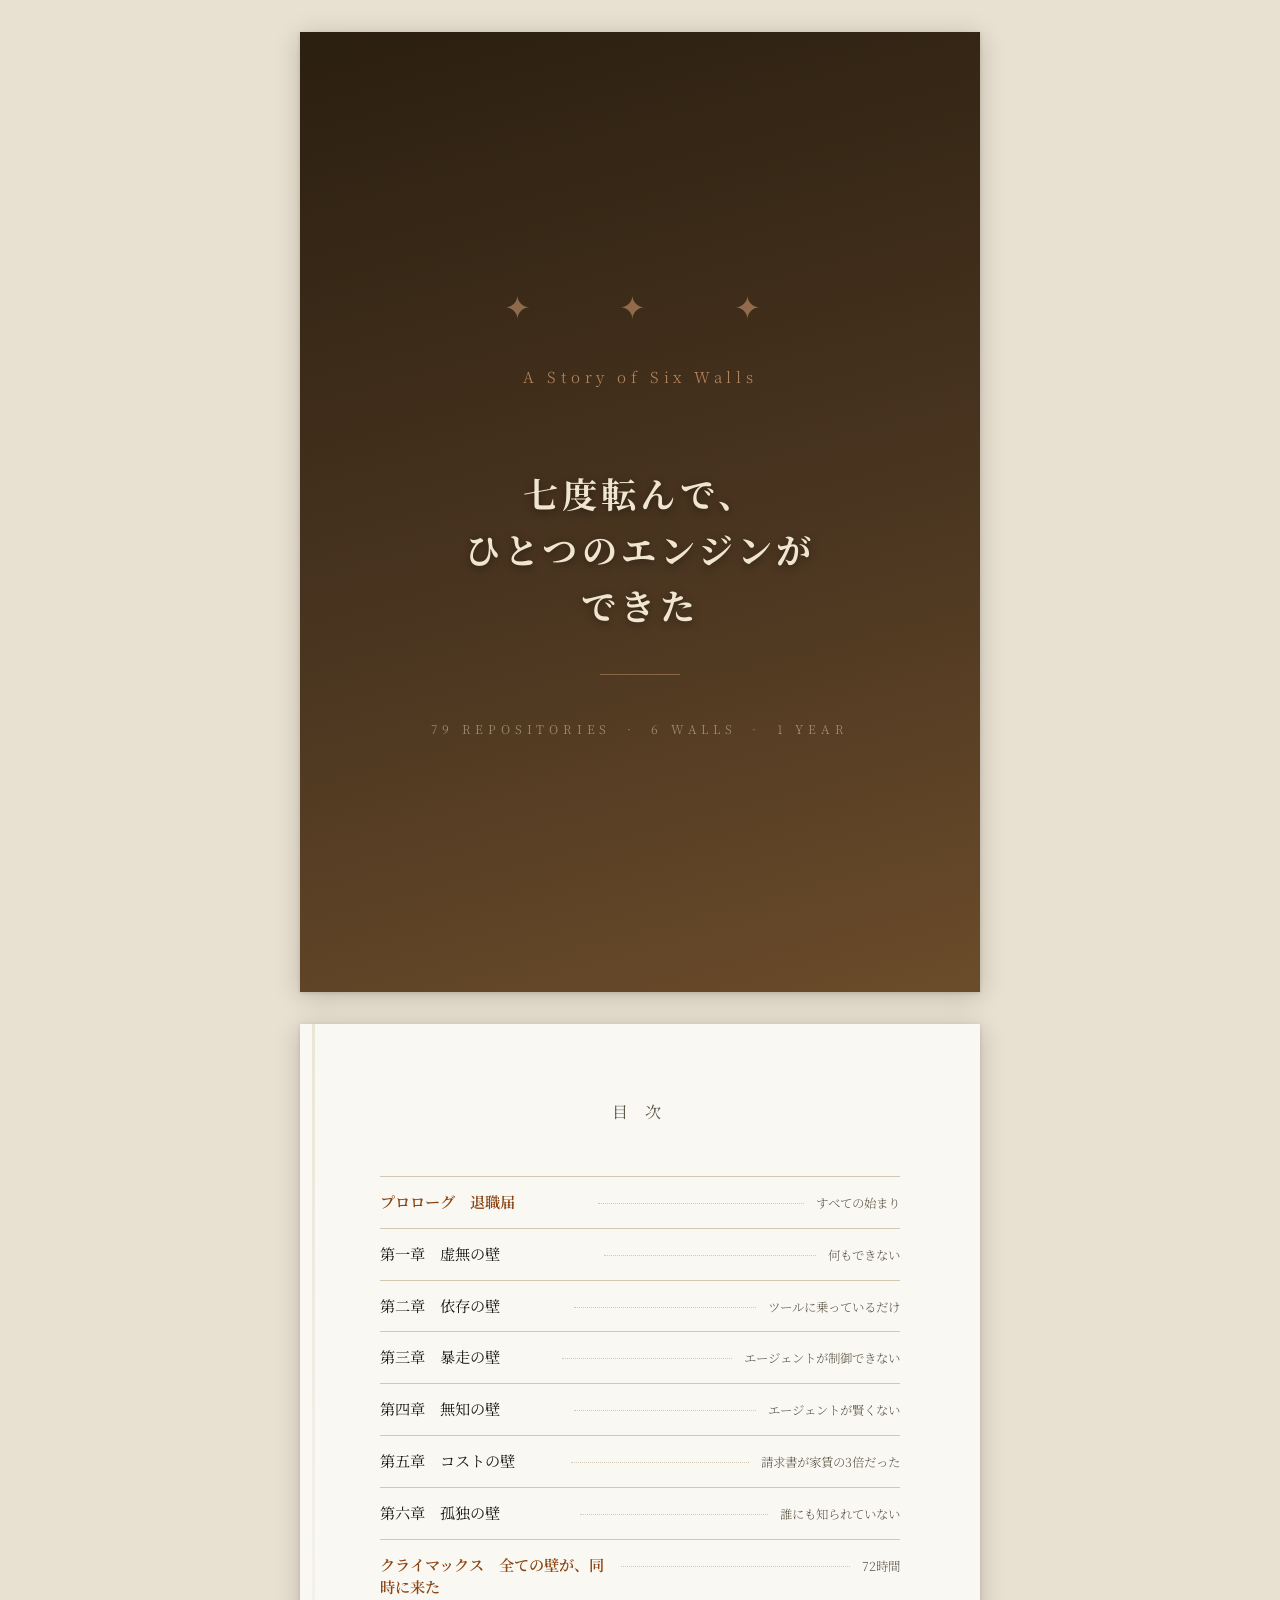
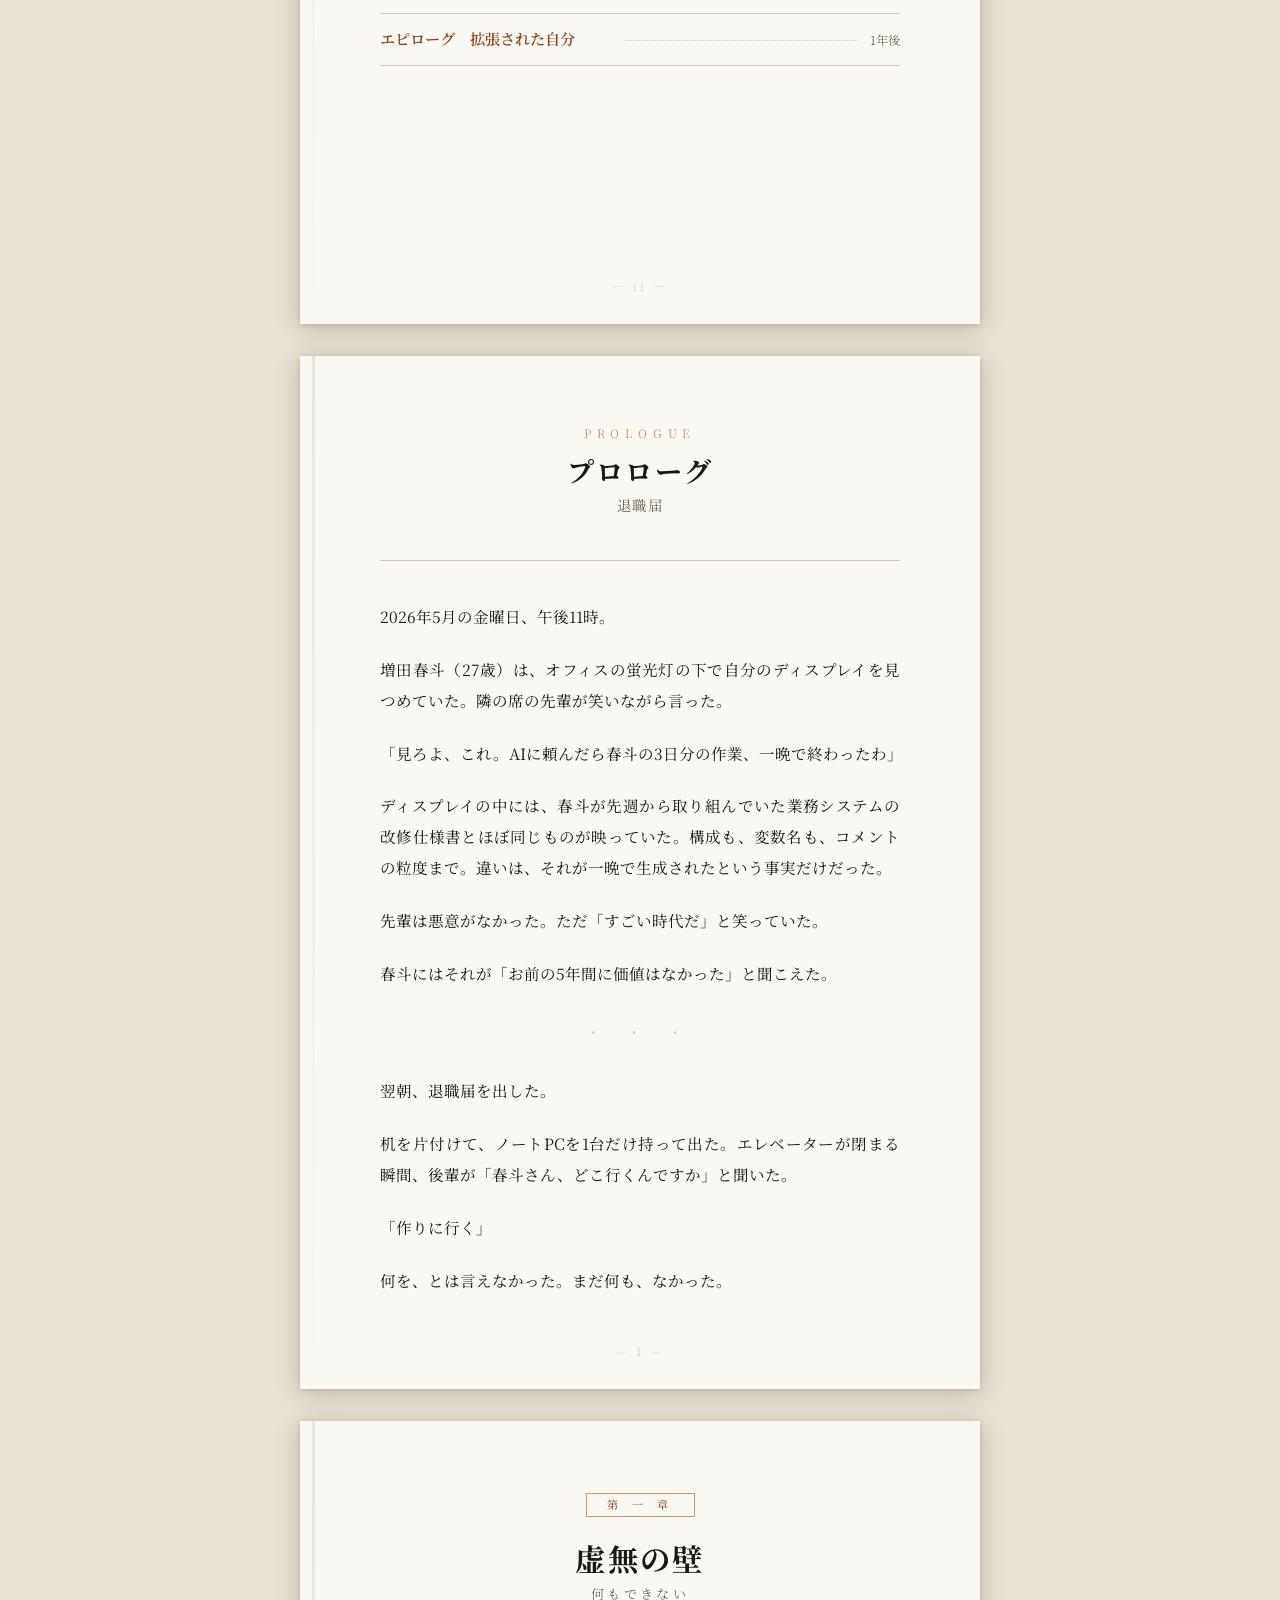
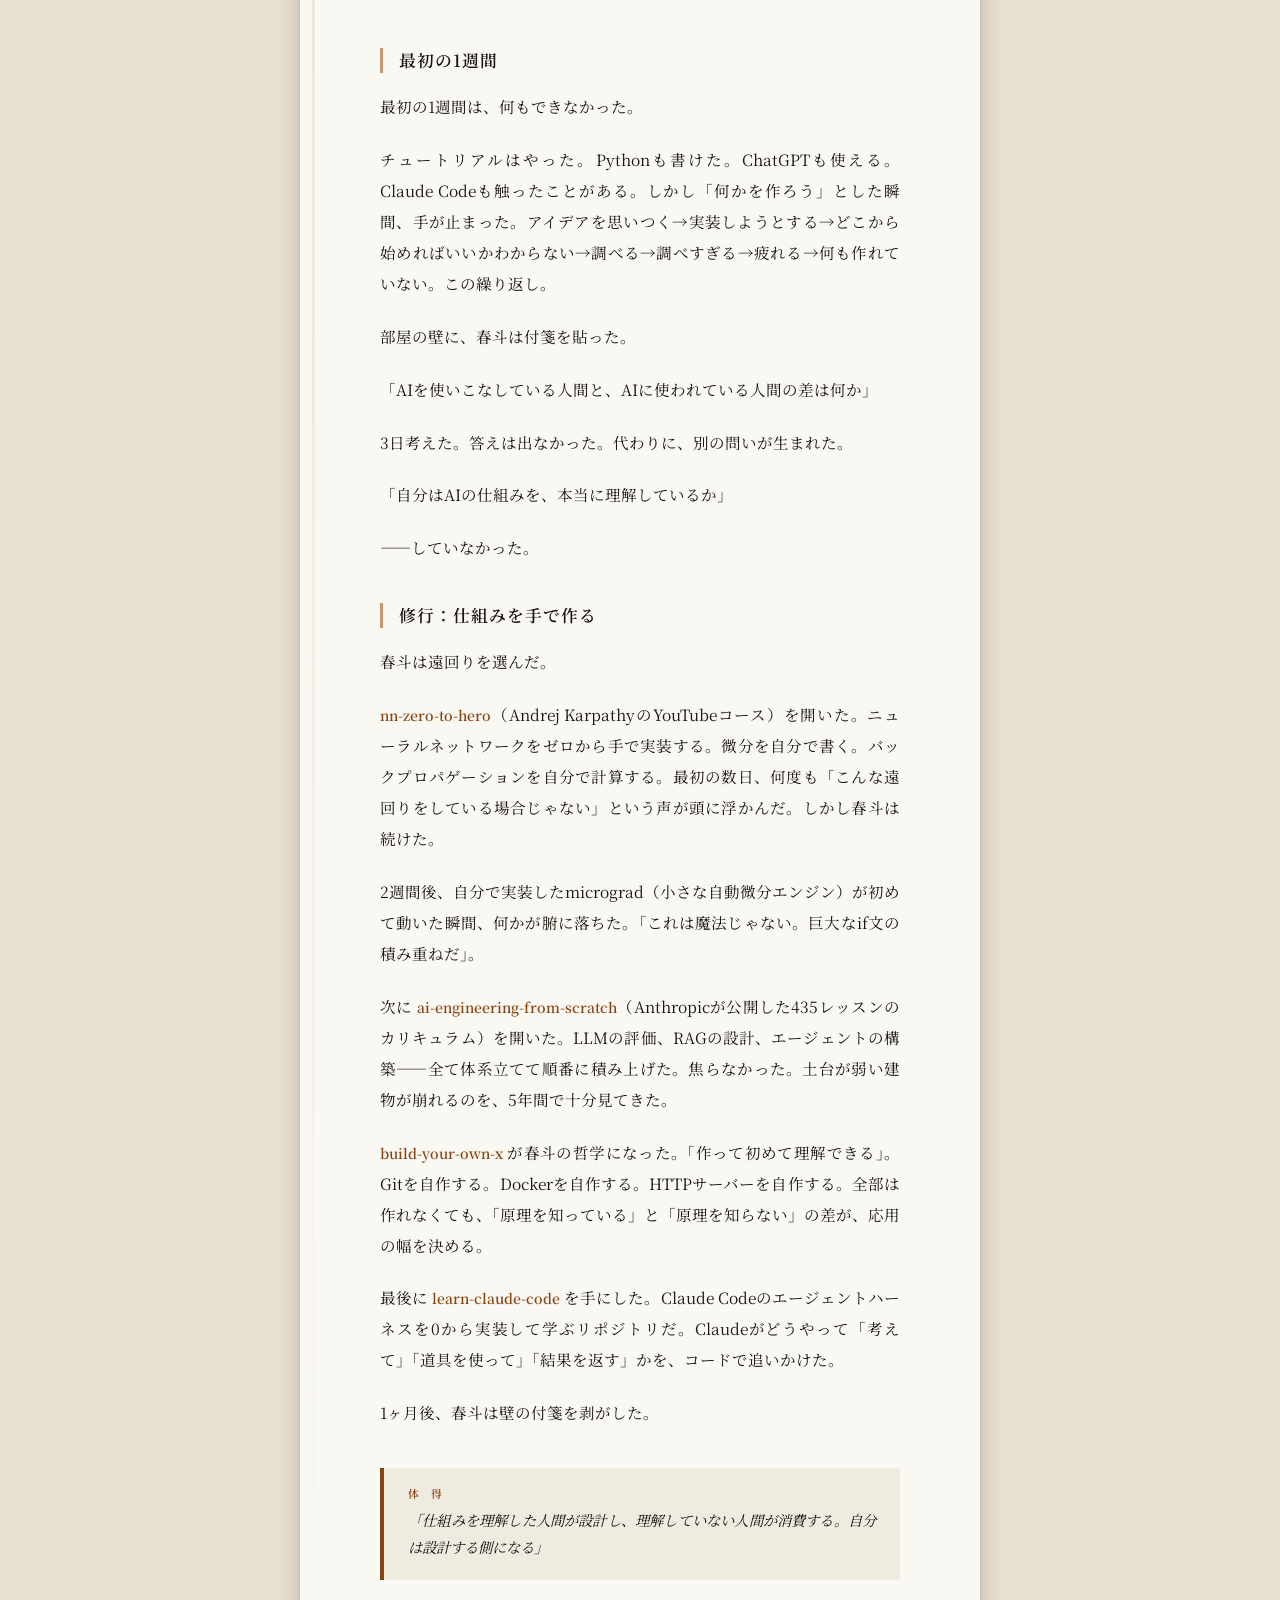
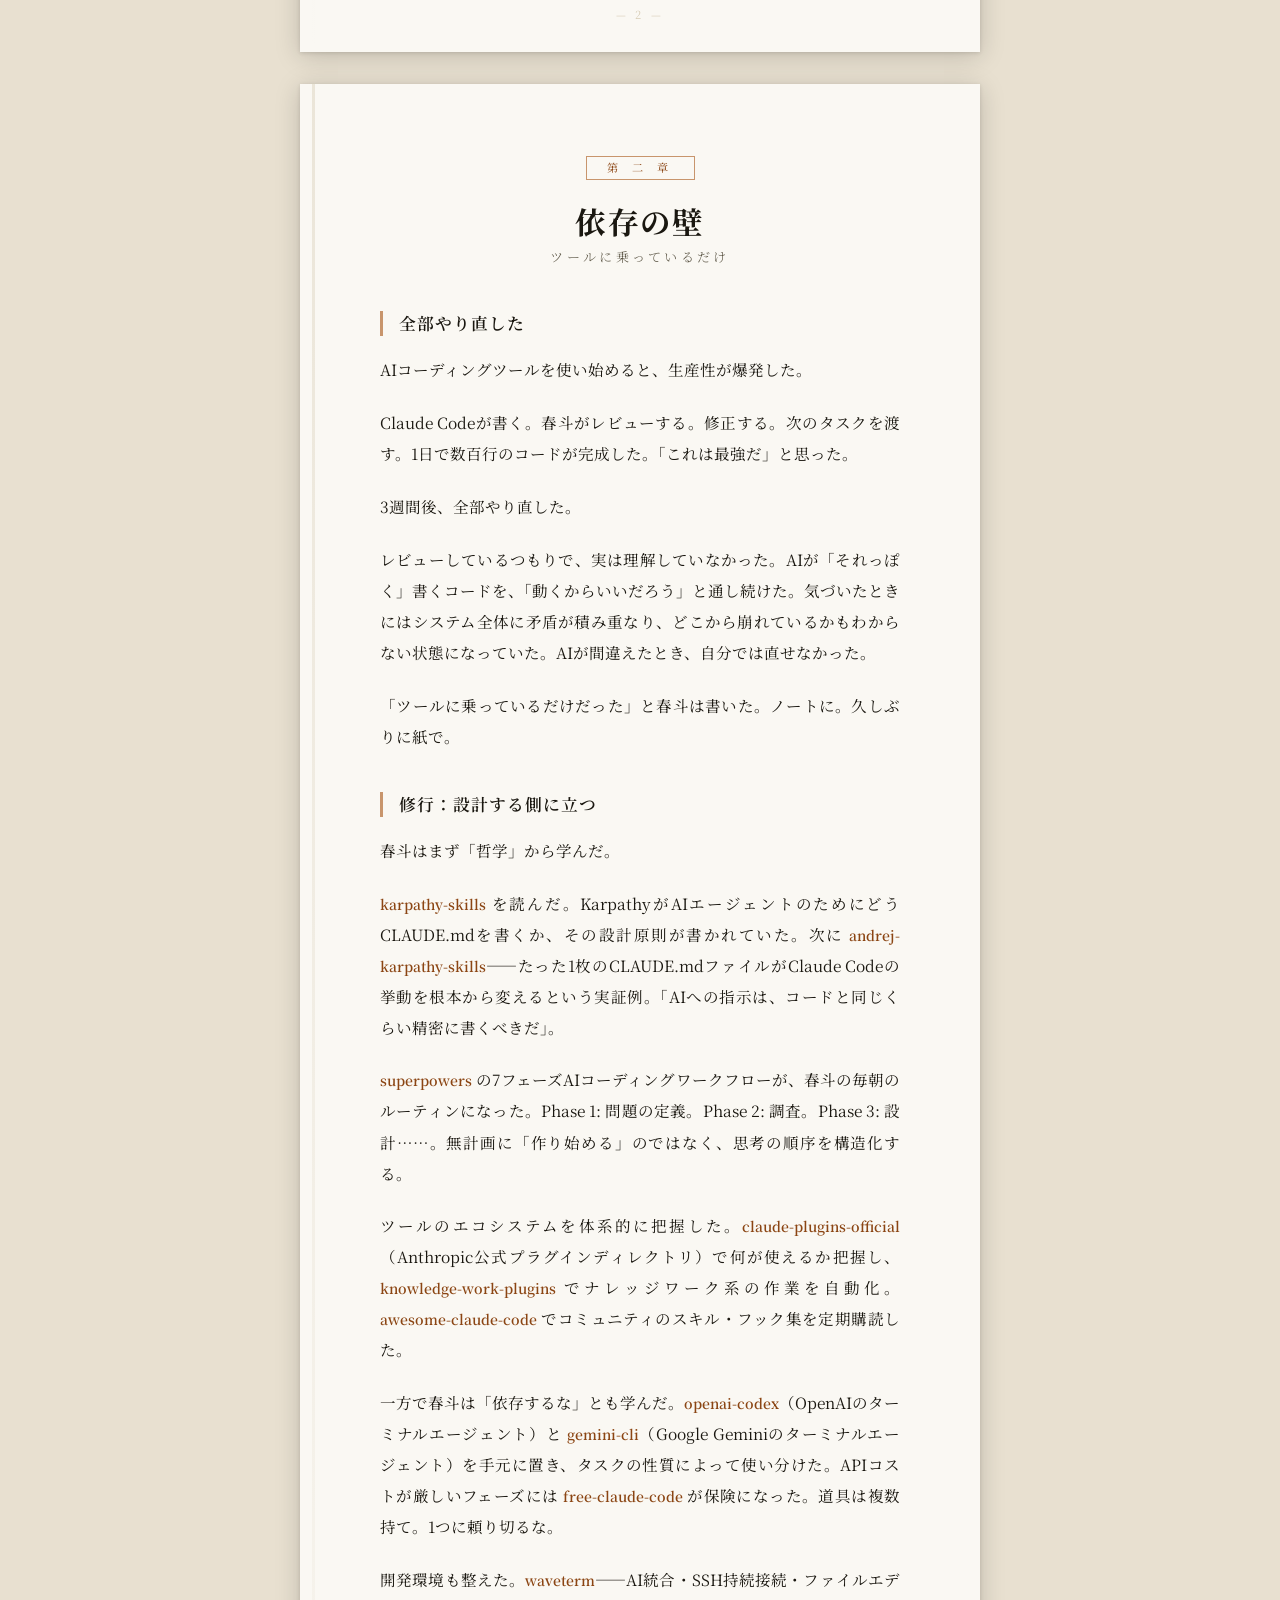
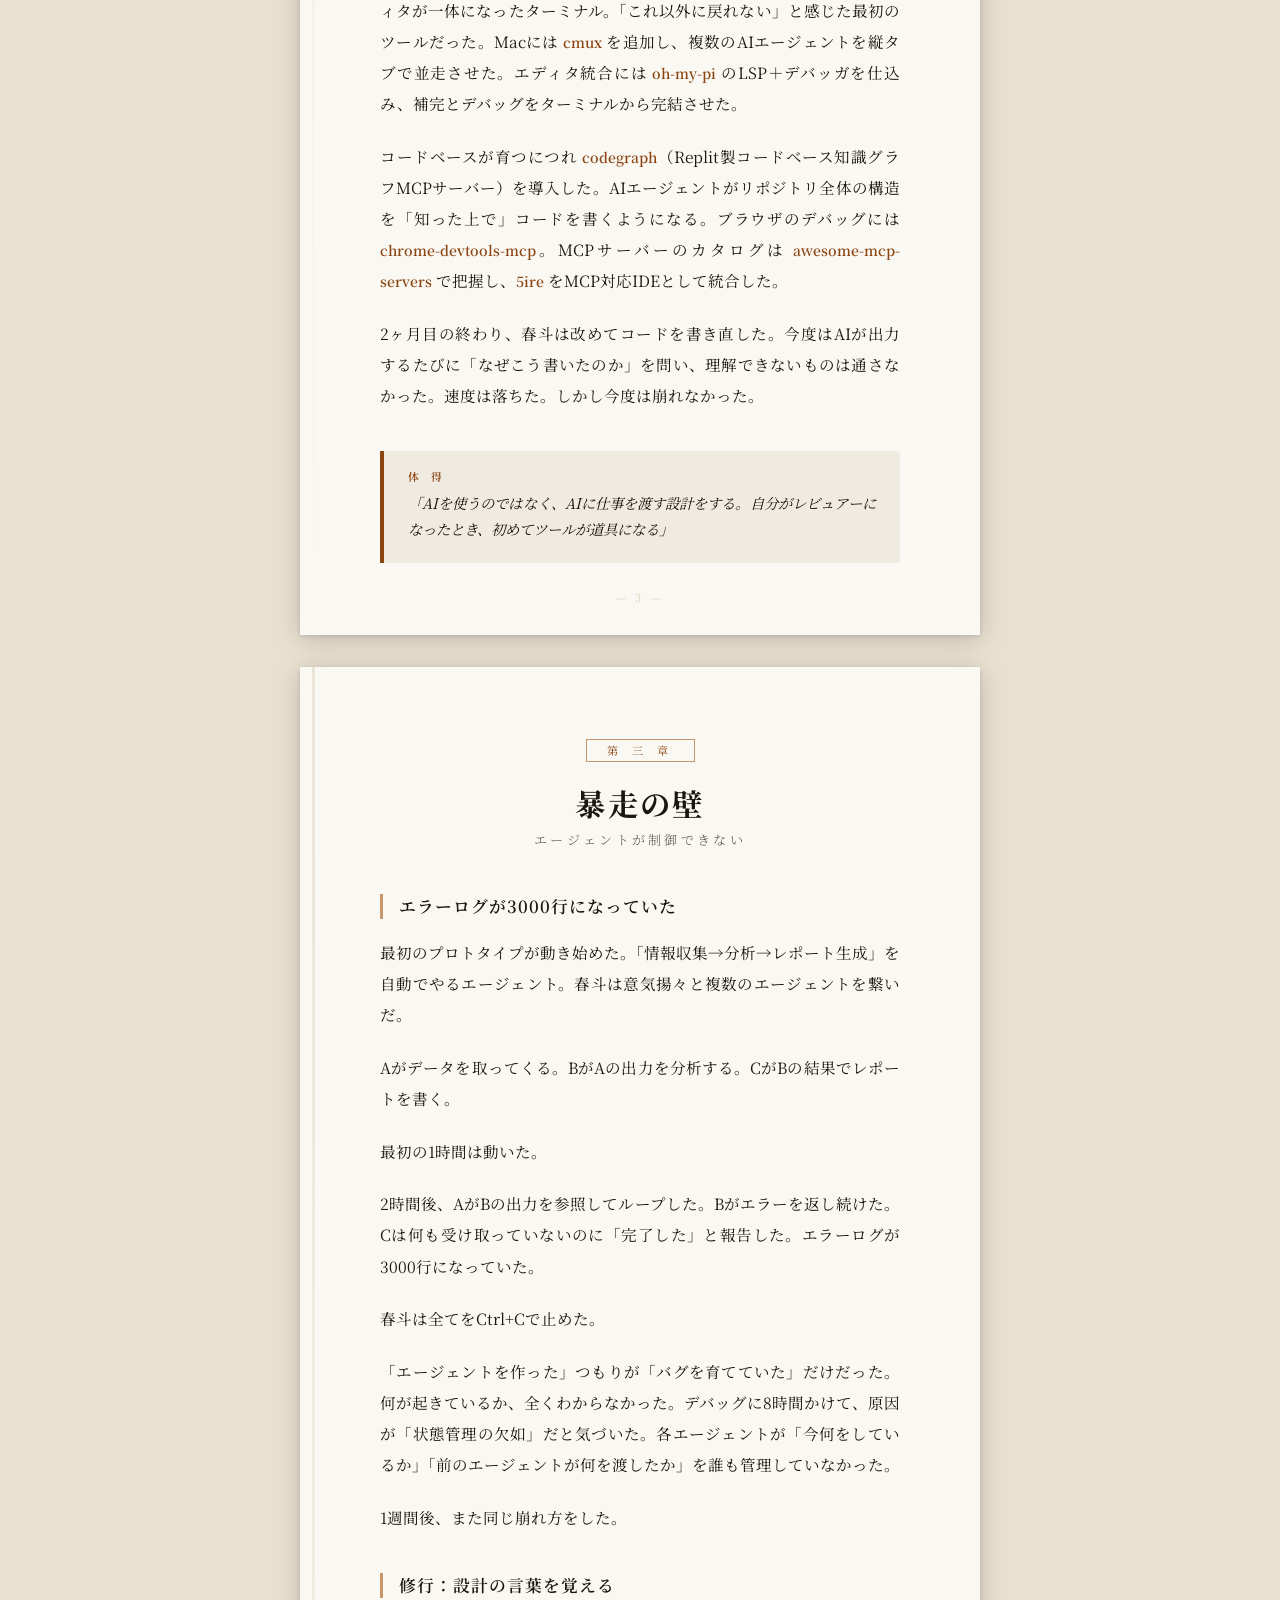
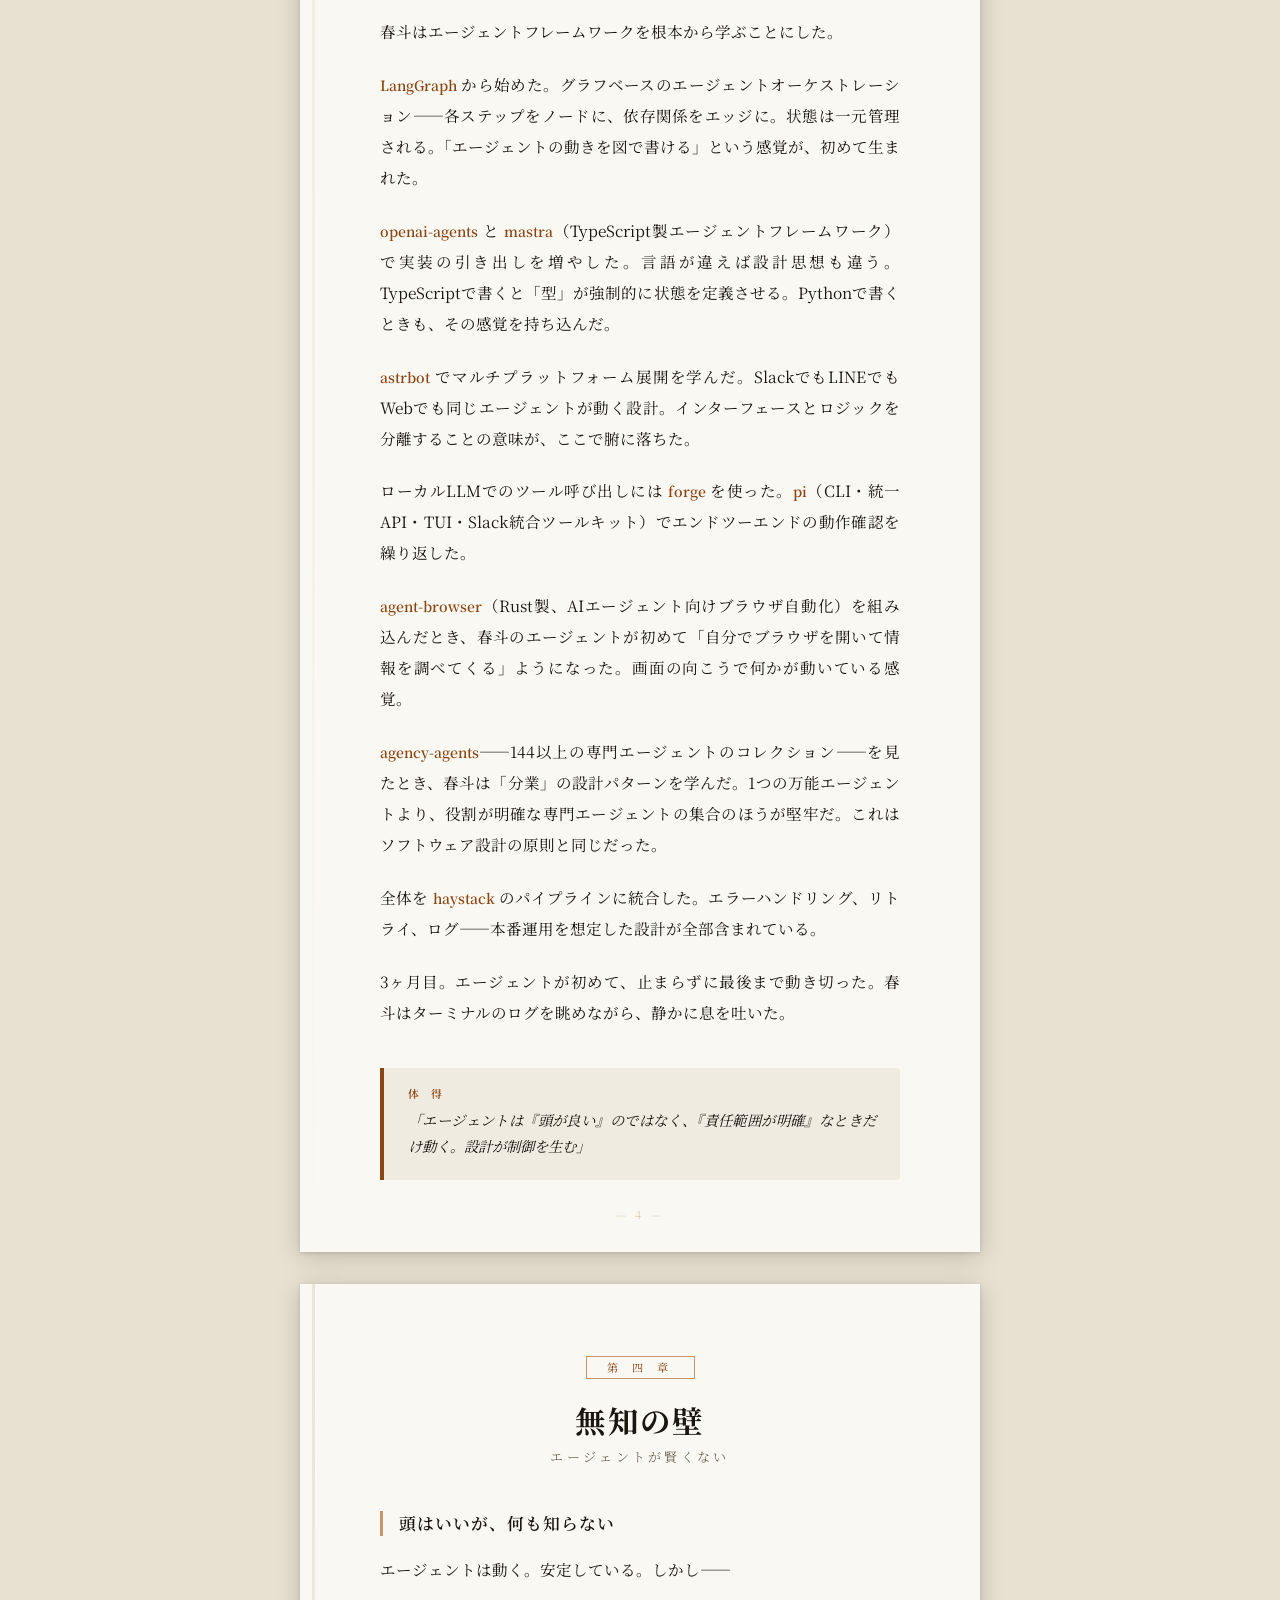
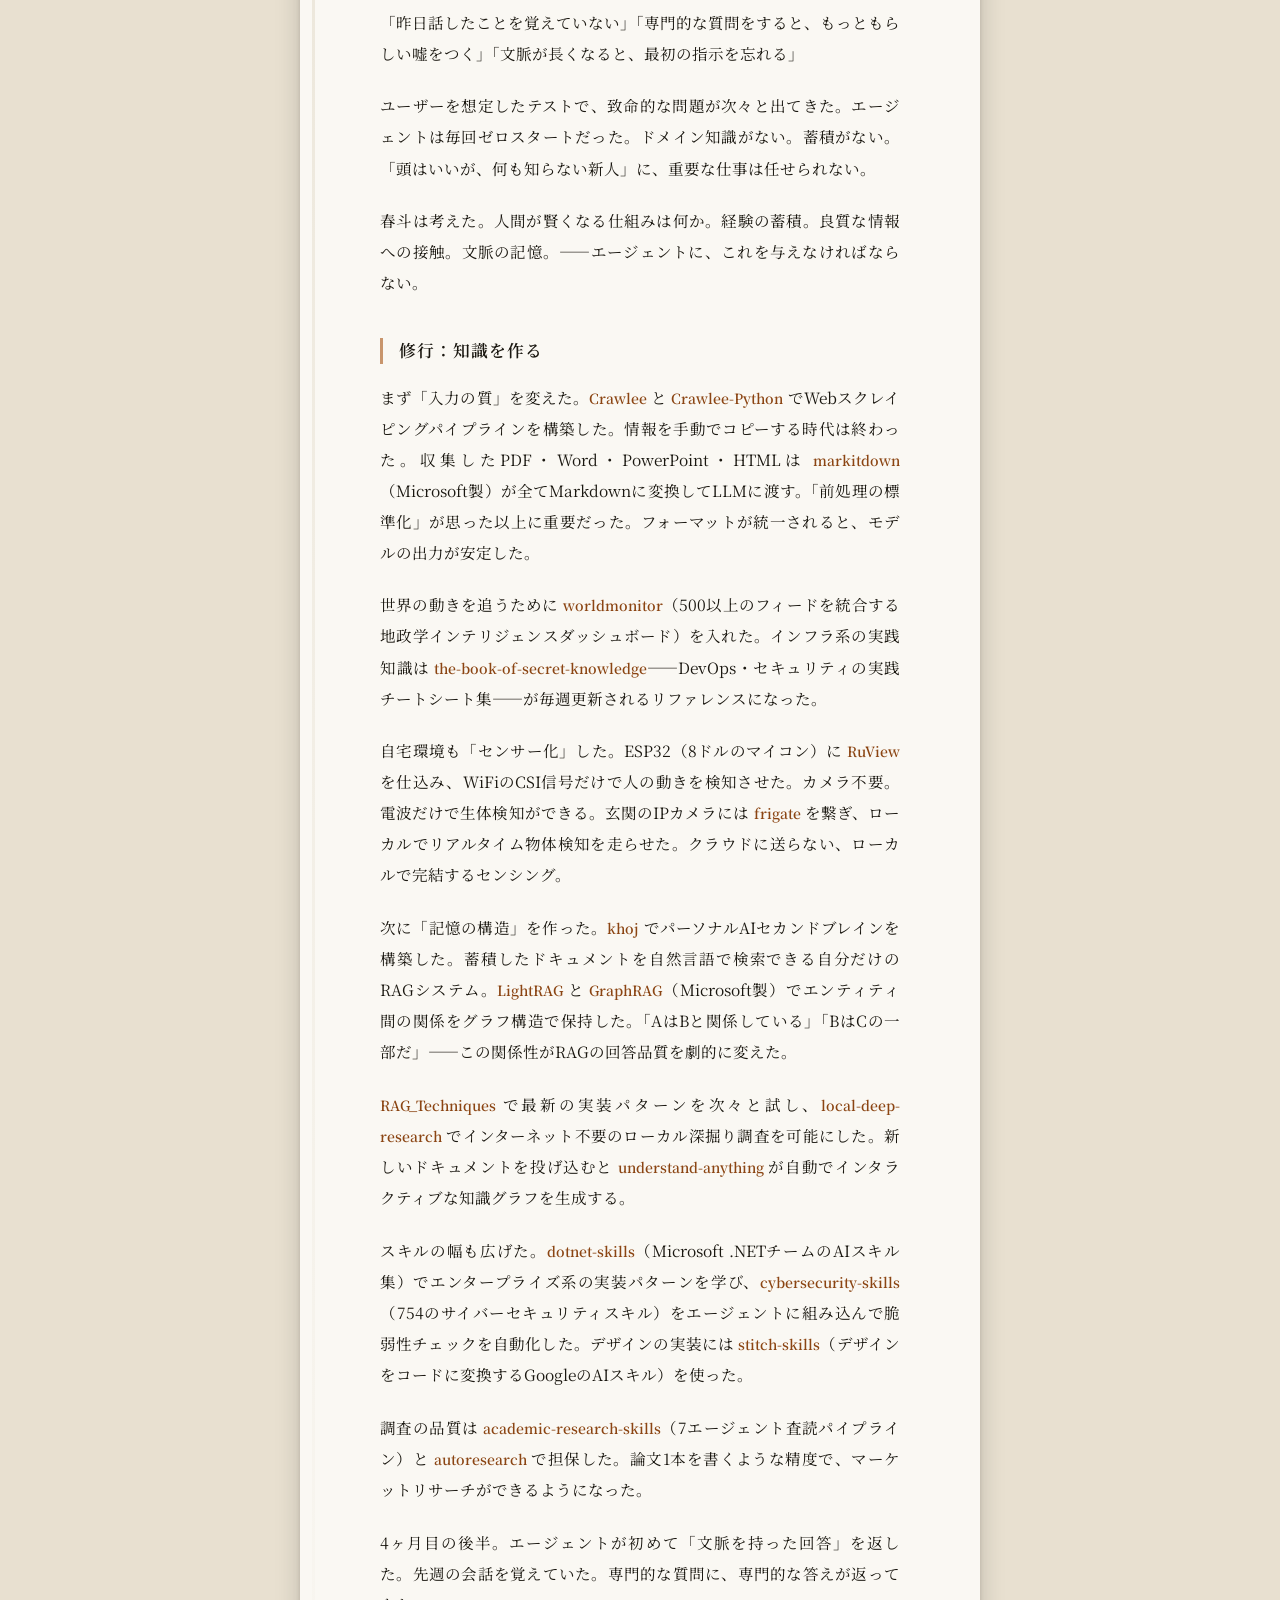
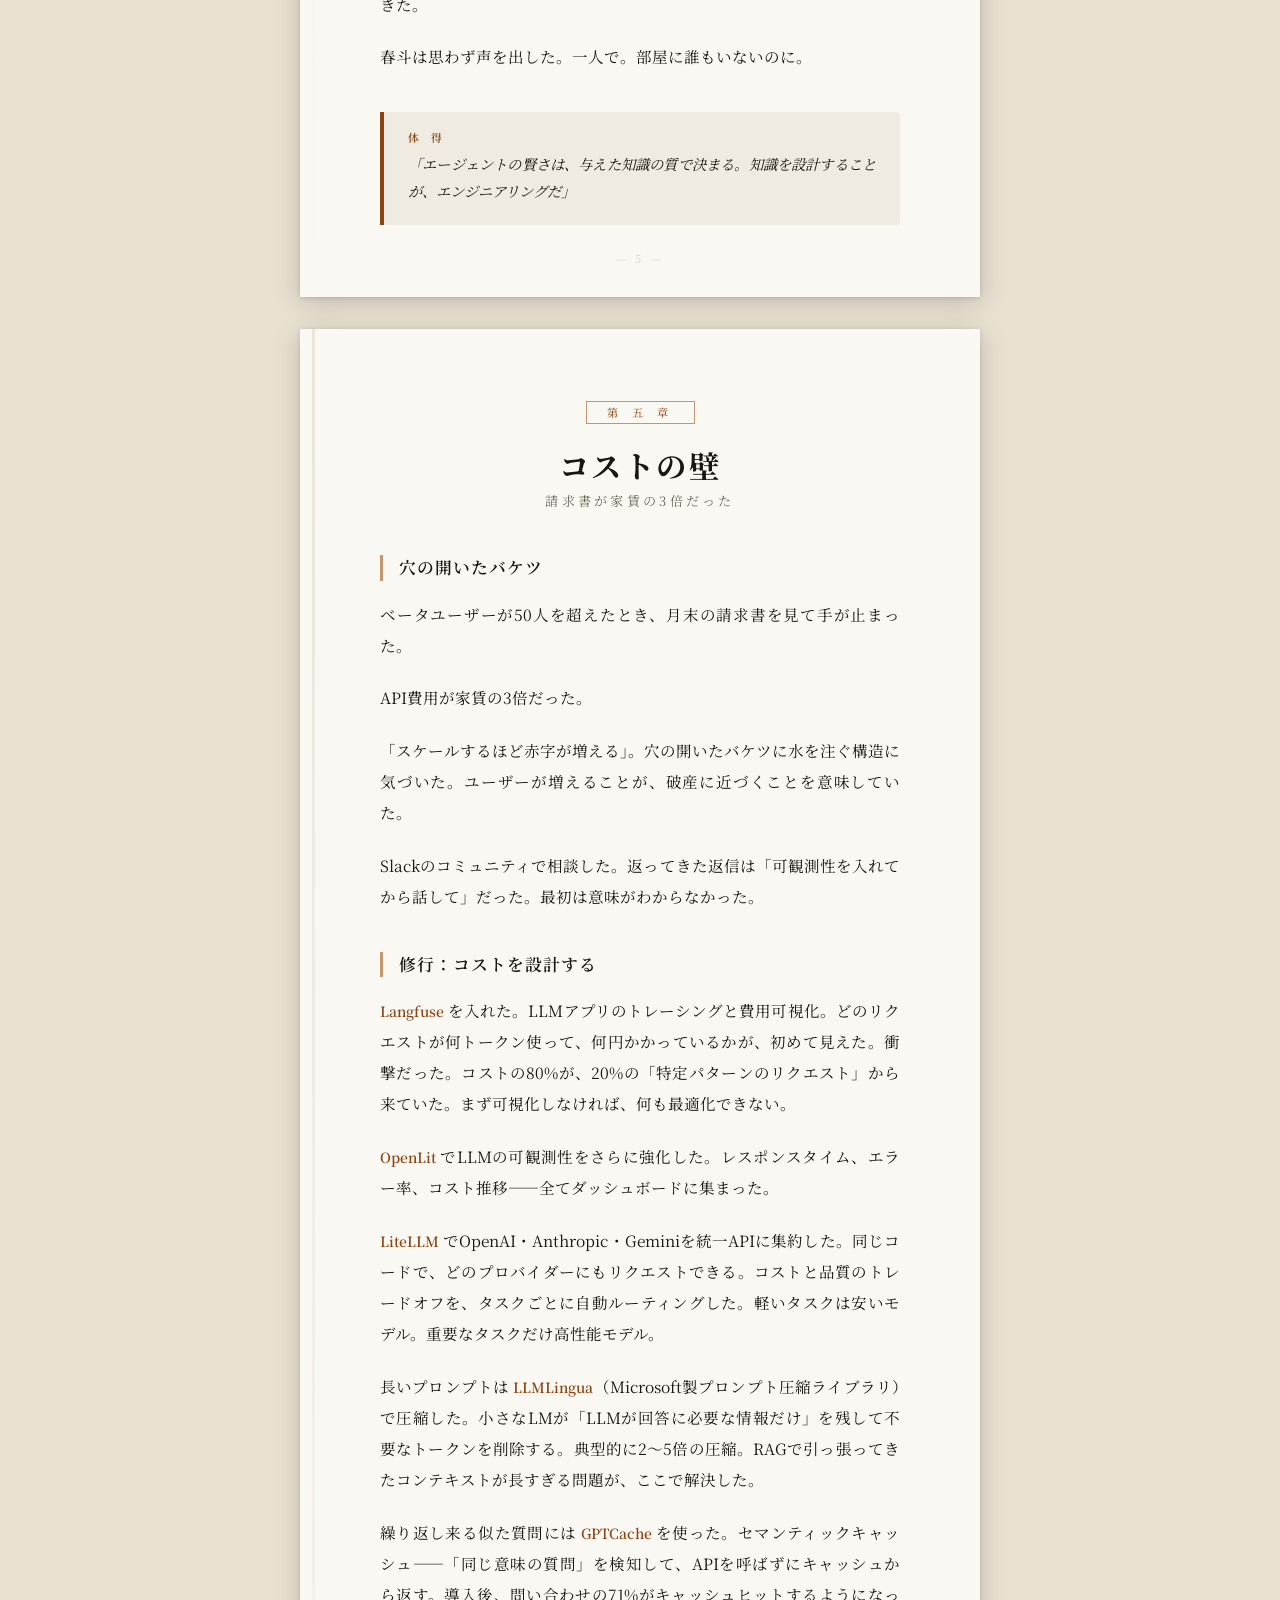
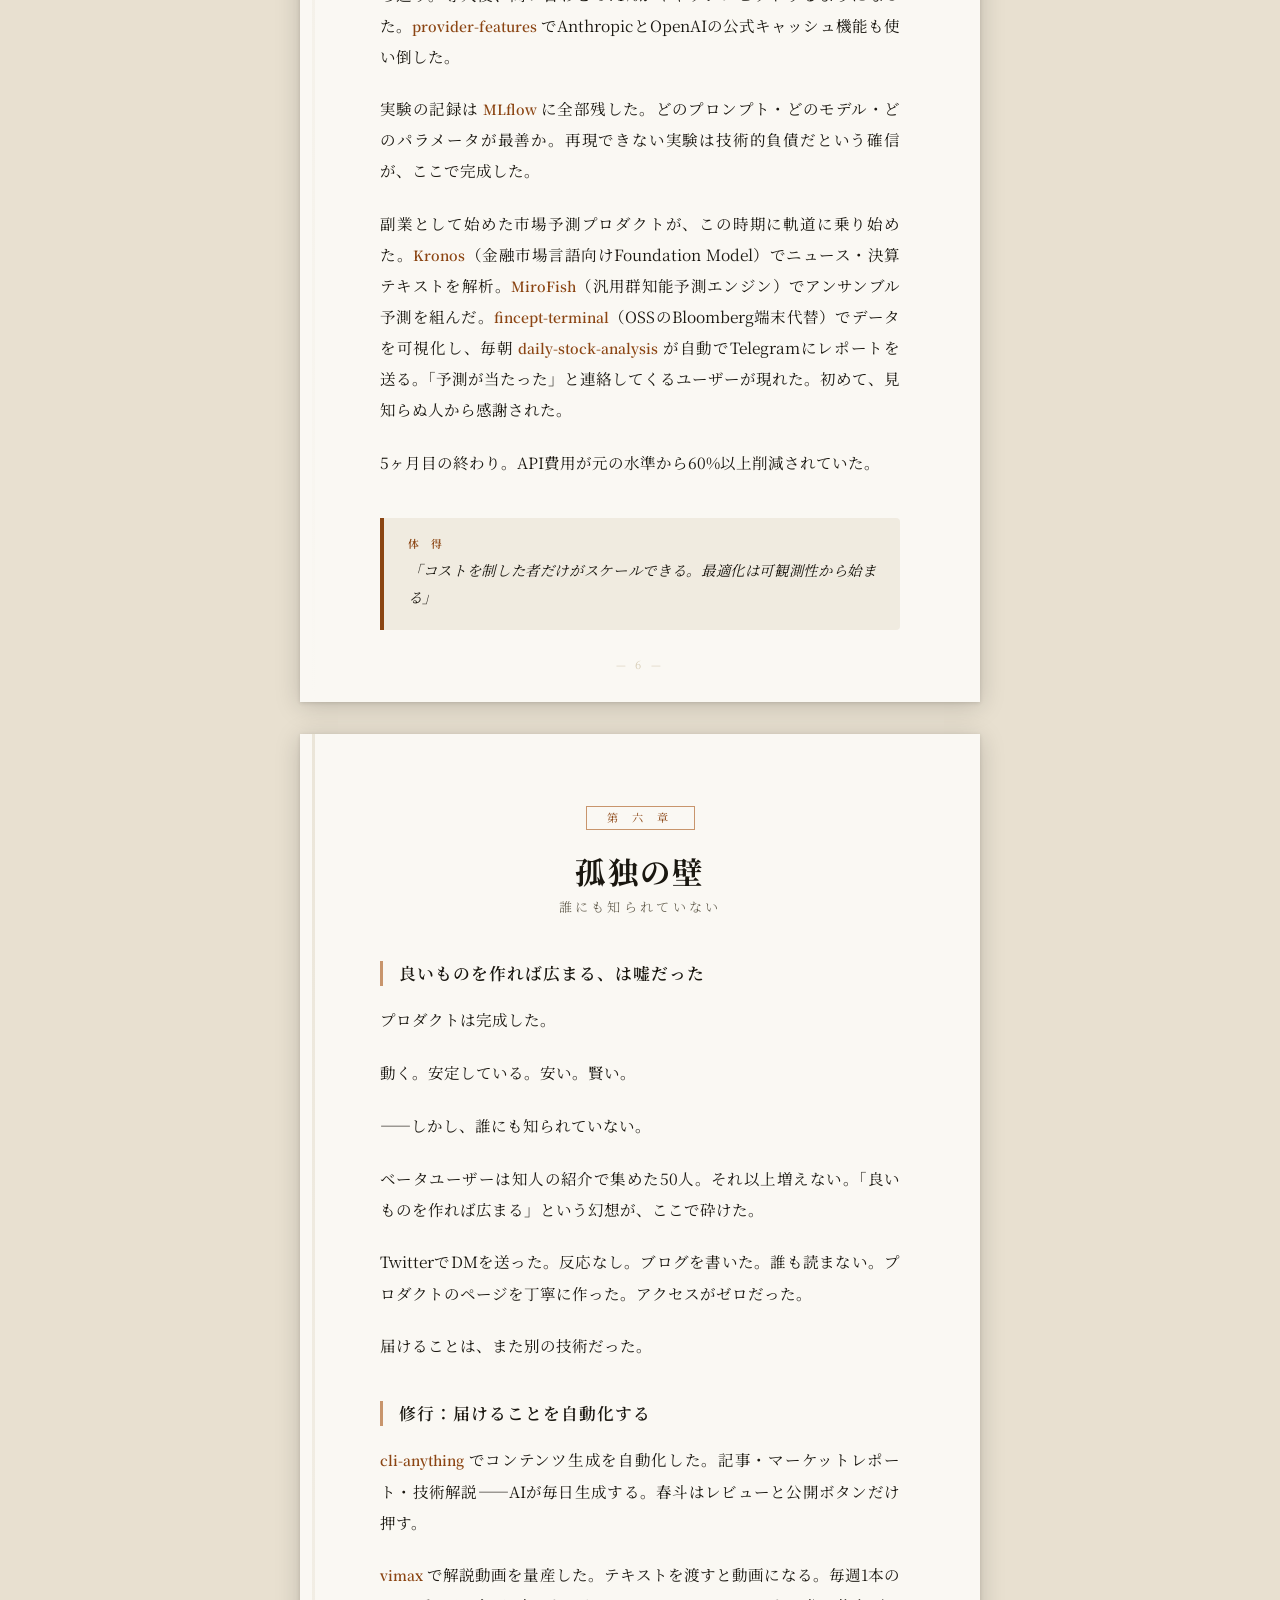
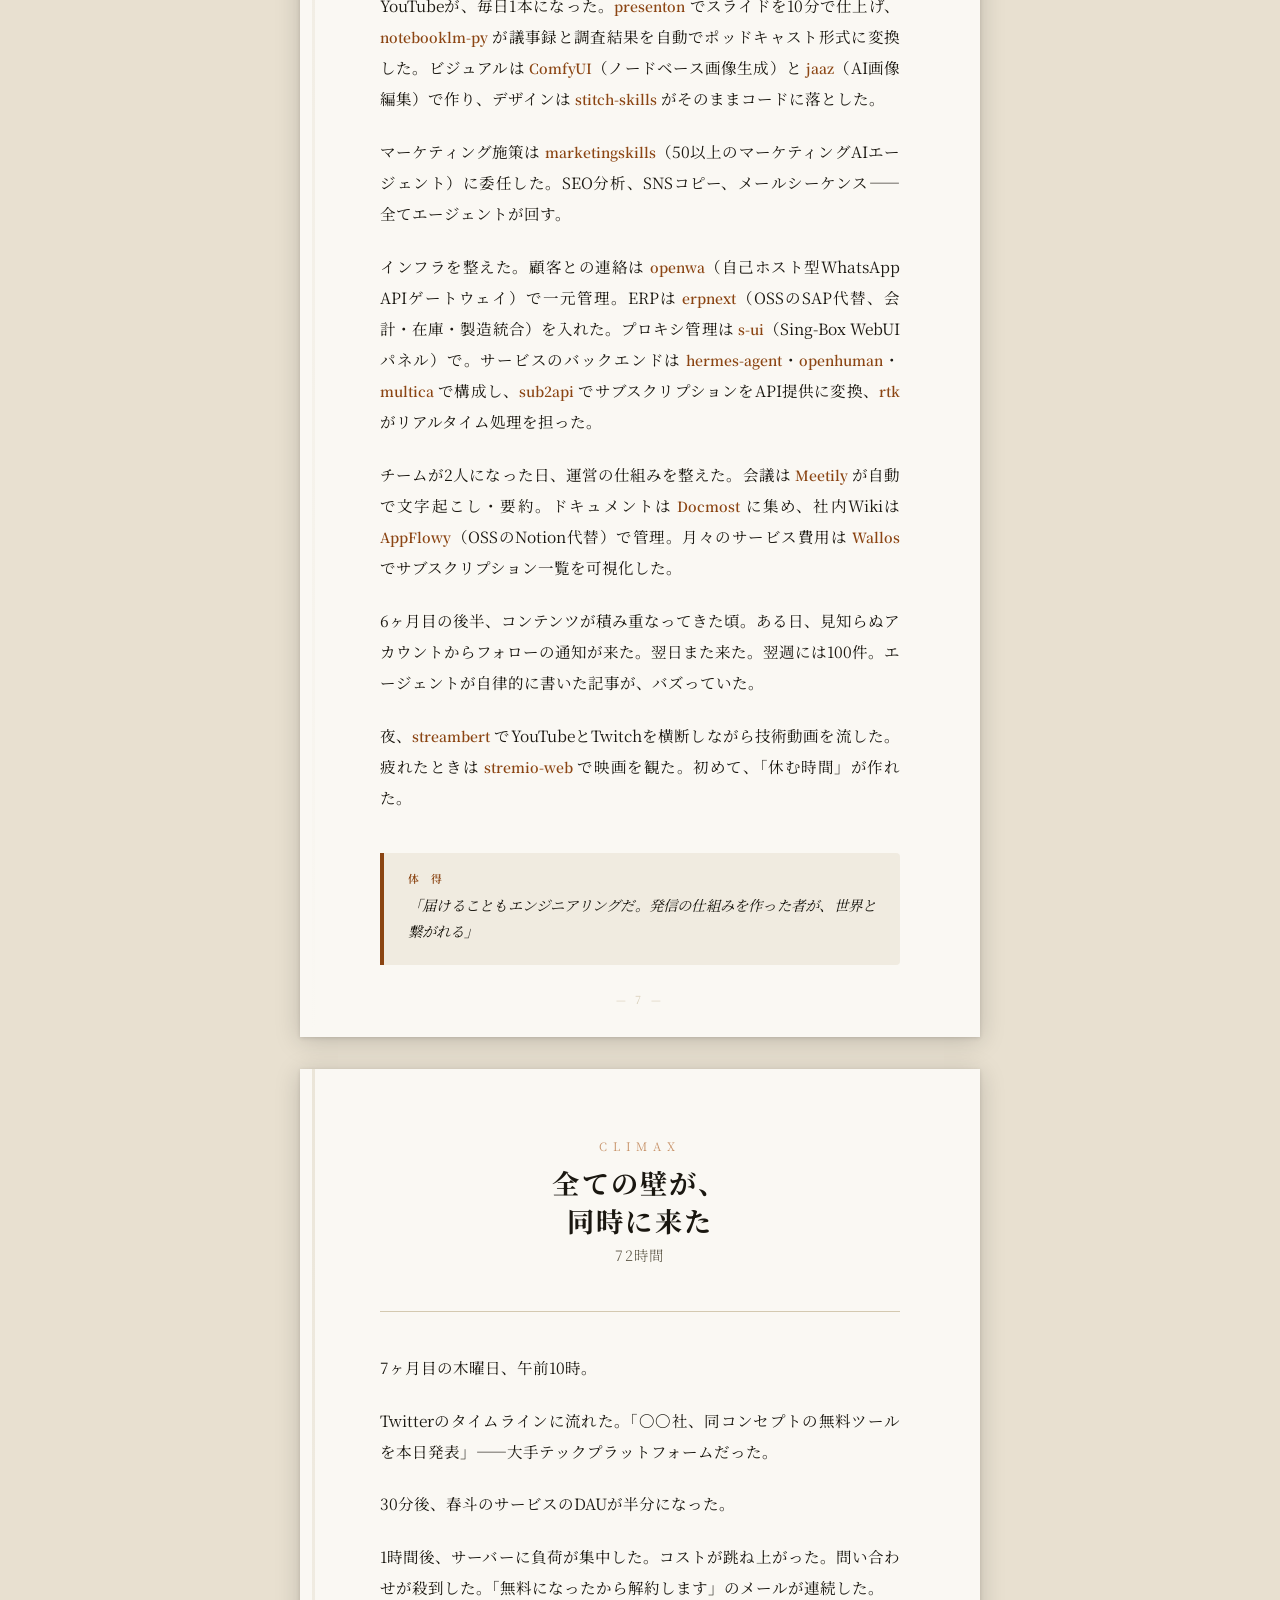
<file: 七度転んで、ひとつのエンジンができた.html>
<!DOCTYPE html>
<html lang="ja">
<head>
<meta charset="UTF-8">
<meta name="viewport" content="width=device-width, initial-scale=1.0">
<title>七度転んで、ひとつのエンジンができた</title>
<style>
  @import url('https://fonts.googleapis.com/css2?family=Noto+Serif+JP:wght@300;400;600;700&family=Noto+Sans+JP:wght@300;400&display=swap');

  :root {
    --page-bg: #faf8f3;
    --text: #1a1710;
    --text-light: #5c5646;
    --accent: #8b4513;
    --accent-light: #c8956c;
    --divider: #d4c9b0;
    --chapter-bg: #f0ebe0;
    --page-width: 680px;
  }

  * { margin: 0; padding: 0; box-sizing: border-box; }

  html { scroll-behavior: smooth; }

  body {
    background: #e8e0d0;
    font-family: 'Noto Serif JP', 'Hiragino Mincho ProN', serif;
    color: var(--text);
    line-height: 1;
  }

  /* ── ページ共通 ── */
  .page {
    background: var(--page-bg);
    max-width: var(--page-width);
    margin: 32px auto;
    padding: 72px 80px;
    box-shadow: 0 4px 24px rgba(0,0,0,.18), 0 1px 4px rgba(0,0,0,.12);
    min-height: 900px;
    position: relative;
  }

  .page::before {
    content: '';
    position: absolute;
    top: 0; left: 12px;
    width: 3px; height: 100%;
    background: linear-gradient(to bottom, var(--divider), transparent);
    opacity: .4;
  }

  /* ── 表紙 ── */
  .cover {
    display: flex;
    flex-direction: column;
    align-items: center;
    justify-content: center;
    min-height: 960px;
    text-align: center;
    background: linear-gradient(165deg, #2b1f10 0%, #4a3520 55%, #6b4c2a 100%);
    color: #f0e6d0;
    padding: 80px 60px;
  }

  .cover::before { display: none; }

  .cover-ornament {
    font-size: 2rem;
    letter-spacing: .5em;
    color: var(--accent-light);
    opacity: .6;
    margin-bottom: 48px;
  }

  .cover h1 {
    font-size: 2.2rem;
    font-weight: 700;
    line-height: 1.6;
    letter-spacing: .12em;
    margin-bottom: 40px;
    text-shadow: 0 2px 8px rgba(0,0,0,.4);
  }

  .cover-sub {
    font-size: .95rem;
    font-weight: 300;
    letter-spacing: .3em;
    color: var(--accent-light);
    margin-bottom: 80px;
    opacity: .85;
  }

  .cover-divider {
    width: 80px;
    height: 1px;
    background: var(--accent-light);
    margin: 0 auto 48px;
    opacity: .5;
  }

  .cover-tag {
    font-size: .75rem;
    font-weight: 300;
    letter-spacing: .4em;
    color: #a09070;
    text-transform: uppercase;
  }

  /* ── 目次 ── */
  .toc-title {
    font-size: 1rem;
    letter-spacing: .4em;
    color: var(--text-light);
    text-align: center;
    margin-bottom: 48px;
    font-weight: 400;
  }

  .toc-list {
    list-style: none;
    border-top: 1px solid var(--divider);
  }

  .toc-list li {
    border-bottom: 1px solid var(--divider);
    padding: 0;
  }

  .toc-list a {
    display: flex;
    align-items: baseline;
    justify-content: space-between;
    padding: 14px 0;
    text-decoration: none;
    color: var(--text);
    font-size: .95rem;
    line-height: 1.5;
    transition: color .2s;
  }

  .toc-list a:hover { color: var(--accent); }

  .toc-list .toc-label { flex: 1; }

  .toc-list .toc-dots {
    flex: 1;
    border-bottom: 1px dotted var(--divider);
    margin: 0 12px;
    position: relative;
    top: -4px;
  }

  .toc-list .toc-theme {
    font-size: .78rem;
    color: var(--text-light);
    font-weight: 300;
    white-space: nowrap;
  }

  .toc-list li.toc-special a {
    font-weight: 600;
    color: var(--accent);
  }

  /* ── プロローグ・エピローグヘッダー ── */
  .section-label {
    font-size: .72rem;
    letter-spacing: .5em;
    color: var(--accent-light);
    text-transform: uppercase;
    text-align: center;
    margin-bottom: 12px;
    font-weight: 400;
  }

  .section-title {
    font-size: 1.7rem;
    font-weight: 700;
    text-align: center;
    margin-bottom: 8px;
    letter-spacing: .08em;
    line-height: 1.4;
  }

  .section-sub {
    font-size: .9rem;
    color: var(--text-light);
    text-align: center;
    margin-bottom: 48px;
    font-weight: 300;
    letter-spacing: .1em;
  }

  /* ── 章ヘッダー ── */
  .chapter-header {
    text-align: center;
    margin-bottom: 48px;
  }

  .chapter-num {
    display: inline-block;
    font-size: .7rem;
    letter-spacing: .5em;
    color: var(--accent);
    border: 1px solid var(--accent-light);
    padding: 5px 20px;
    margin-bottom: 20px;
    font-weight: 400;
  }

  .chapter-title {
    font-size: 1.9rem;
    font-weight: 700;
    line-height: 1.4;
    letter-spacing: .08em;
    margin-bottom: 8px;
  }

  .chapter-theme {
    font-size: .82rem;
    color: var(--text-light);
    font-weight: 300;
    letter-spacing: .25em;
  }

  /* ── 中見出し ── */
  .scene-title {
    font-size: 1.05rem;
    font-weight: 600;
    margin: 40px 0 18px;
    padding-left: 16px;
    border-left: 3px solid var(--accent-light);
    letter-spacing: .06em;
    line-height: 1.5;
  }

  /* ── 体得ボックス ── */
  .mastery {
    background: var(--chapter-bg);
    border-left: 4px solid var(--accent);
    padding: 20px 24px;
    margin: 40px 0 0;
    border-radius: 0 4px 4px 0;
  }

  .mastery-label {
    font-size: .68rem;
    letter-spacing: .4em;
    color: var(--accent);
    margin-bottom: 8px;
    font-weight: 600;
    text-transform: uppercase;
  }

  .mastery p {
    font-size: .9rem;
    line-height: 1.85;
    font-style: italic;
    color: var(--text);
  }

  /* ── 本文 ── */
  p {
    font-size: .97rem;
    line-height: 2;
    margin-bottom: 1.4em;
    text-align: justify;
    text-justify: inter-ideograph;
  }

  p:last-child { margin-bottom: 0; }

  strong {
    font-weight: 600;
    color: var(--text);
  }

  /* ── ツールバッジ ── */
  .tool {
    display: inline;
    font-weight: 600;
    color: var(--accent);
    font-size: .9em;
  }

  /* ── 区切り線 ── */
  .hr {
    border: none;
    border-top: 1px solid var(--divider);
    margin: 40px 0;
  }

  .hr-dot {
    text-align: center;
    margin: 36px 0;
    color: var(--divider);
    letter-spacing: .8em;
    font-size: .9rem;
  }

  /* ── ページ番号 ── */
  .page-num {
    position: absolute;
    bottom: 32px;
    left: 0; right: 0;
    text-align: center;
    font-size: .7rem;
    color: var(--divider);
    letter-spacing: .3em;
    font-weight: 300;
  }

  /* ── クライマックス強調 ── */
  .climax-quote {
    text-align: center;
    font-size: 1.1rem;
    font-weight: 600;
    color: var(--accent);
    margin: 32px 0;
    letter-spacing: .1em;
    line-height: 1.8;
  }

  /* ── エピローグ体得まとめ ── */
  .mastery-list {
    background: var(--chapter-bg);
    padding: 28px 32px;
    margin: 32px 0;
    border-radius: 4px;
  }

  .mastery-list-item {
    display: flex;
    align-items: baseline;
    gap: 12px;
    padding: 8px 0;
    border-bottom: 1px solid var(--divider);
    font-size: .88rem;
    line-height: 1.7;
  }

  .mastery-list-item:last-child { border-bottom: none; }

  .mastery-list-wall {
    font-weight: 600;
    color: var(--accent);
    white-space: nowrap;
    min-width: 52px;
    font-size: .8rem;
  }

  /* ── 最終ページ装飾 ── */
  .colophon {
    text-align: center;
    padding-top: 80px;
    color: var(--text-light);
  }

  .colophon .big-title {
    font-size: 1.3rem;
    font-weight: 600;
    margin-bottom: 12px;
    color: var(--text);
    line-height: 1.6;
  }

  .colophon .meta {
    font-size: .75rem;
    letter-spacing: .3em;
    font-weight: 300;
    line-height: 2.4;
  }

  .colophon .repo-count {
    font-size: 2.5rem;
    font-weight: 700;
    color: var(--accent);
    margin: 32px 0 8px;
    letter-spacing: -.02em;
  }

  .colophon .repo-label {
    font-size: .75rem;
    letter-spacing: .4em;
    color: var(--text-light);
  }

  /* ── print ── */
  @media print {
    body { background: white; }
    .page {
      margin: 0;
      box-shadow: none;
      page-break-after: always;
      min-height: auto;
    }
  }

  /* ── スクロールバー ── */
  ::-webkit-scrollbar { width: 6px; }
  ::-webkit-scrollbar-track { background: #d8d0c0; }
  ::-webkit-scrollbar-thumb { background: #b0a090; border-radius: 3px; }
</style>
</head>
<body>

<!-- 表紙 -->
<div class="page cover" id="cover">
  <div class="cover-ornament">✦ &nbsp; ✦ &nbsp; ✦</div>
  <div class="cover-sub">A Story of Six Walls</div>
  <h1>七度転んで、<br>ひとつのエンジンが<br>できた</h1>
  <div class="cover-divider"></div>
  <div class="cover-tag">79 repositories &nbsp;·&nbsp; 6 walls &nbsp;·&nbsp; 1 year</div>
</div>

<!-- 目次 -->
<div class="page" id="toc">
  <p class="toc-title">目 次</p>
  <ul class="toc-list">
    <li class="toc-special">
      <a href="#prologue">
        <span class="toc-label">プロローグ　退職届</span>
        <span class="toc-dots"></span>
        <span class="toc-theme">すべての始まり</span>
      </a>
    </li>
    <li>
      <a href="#ch1">
        <span class="toc-label">第一章　虚無の壁</span>
        <span class="toc-dots"></span>
        <span class="toc-theme">何もできない</span>
      </a>
    </li>
    <li>
      <a href="#ch2">
        <span class="toc-label">第二章　依存の壁</span>
        <span class="toc-dots"></span>
        <span class="toc-theme">ツールに乗っているだけ</span>
      </a>
    </li>
    <li>
      <a href="#ch3">
        <span class="toc-label">第三章　暴走の壁</span>
        <span class="toc-dots"></span>
        <span class="toc-theme">エージェントが制御できない</span>
      </a>
    </li>
    <li>
      <a href="#ch4">
        <span class="toc-label">第四章　無知の壁</span>
        <span class="toc-dots"></span>
        <span class="toc-theme">エージェントが賢くない</span>
      </a>
    </li>
    <li>
      <a href="#ch5">
        <span class="toc-label">第五章　コストの壁</span>
        <span class="toc-dots"></span>
        <span class="toc-theme">請求書が家賃の3倍だった</span>
      </a>
    </li>
    <li>
      <a href="#ch6">
        <span class="toc-label">第六章　孤独の壁</span>
        <span class="toc-dots"></span>
        <span class="toc-theme">誰にも知られていない</span>
      </a>
    </li>
    <li class="toc-special">
      <a href="#climax">
        <span class="toc-label">クライマックス　全ての壁が、同時に来た</span>
        <span class="toc-dots"></span>
        <span class="toc-theme">72時間</span>
      </a>
    </li>
    <li class="toc-special">
      <a href="#epilogue">
        <span class="toc-label">エピローグ　拡張された自分</span>
        <span class="toc-dots"></span>
        <span class="toc-theme">1年後</span>
      </a>
    </li>
  </ul>
  <div class="page-num">— ii —</div>
</div>

<!-- プロローグ -->
<div class="page" id="prologue">
  <div class="section-label">Prologue</div>
  <div class="section-title">プロローグ</div>
  <div class="section-sub">退職届</div>
  <hr class="hr">

  <p>2026年5月の金曜日、午後11時。</p>

  <p>増田春斗（27歳）は、オフィスの蛍光灯の下で自分のディスプレイを見つめていた。隣の席の先輩が笑いながら言った。</p>

  <p>「見ろよ、これ。AIに頼んだら春斗の3日分の作業、一晩で終わったわ」</p>

  <p>ディスプレイの中には、春斗が先週から取り組んでいた業務システムの改修仕様書とほぼ同じものが映っていた。構成も、変数名も、コメントの粒度まで。違いは、それが一晩で生成されたという事実だけだった。</p>

  <p>先輩は悪意がなかった。ただ「すごい時代だ」と笑っていた。</p>

  <p>春斗にはそれが「お前の5年間に価値はなかった」と聞こえた。</p>

  <div class="hr-dot">・ ・ ・</div>

  <p>翌朝、退職届を出した。</p>

  <p>机を片付けて、ノートPCを1台だけ持って出た。エレベーターが閉まる瞬間、後輩が「春斗さん、どこ行くんですか」と聞いた。</p>

  <p>「作りに行く」</p>

  <p>何を、とは言えなかった。まだ何も、なかった。</p>

  <div class="page-num">— 1 —</div>
</div>

<!-- 第一章 -->
<div class="page" id="ch1">
  <div class="chapter-header">
    <div class="chapter-num">第 一 章</div>
    <div class="chapter-title">虚無の壁</div>
    <div class="chapter-theme">何もできない</div>
  </div>

  <div class="scene-title">最初の1週間</div>

  <p>最初の1週間は、何もできなかった。</p>

  <p>チュートリアルはやった。Pythonも書けた。ChatGPTも使える。Claude Codeも触ったことがある。しかし「何かを作ろう」とした瞬間、手が止まった。アイデアを思いつく→実装しようとする→どこから始めればいいかわからない→調べる→調べすぎる→疲れる→何も作れていない。この繰り返し。</p>

  <p>部屋の壁に、春斗は付箋を貼った。</p>

  <p>「AIを使いこなしている人間と、AIに使われている人間の差は何か」</p>

  <p>3日考えた。答えは出なかった。代わりに、別の問いが生まれた。</p>

  <p>「自分はAIの仕組みを、本当に理解しているか」</p>

  <p>——していなかった。</p>

  <div class="scene-title">修行：仕組みを手で作る</div>

  <p>春斗は遠回りを選んだ。</p>

  <p><span class="tool">nn-zero-to-hero</span>（Andrej KarpathyのYouTubeコース）を開いた。ニューラルネットワークをゼロから手で実装する。微分を自分で書く。バックプロパゲーションを自分で計算する。最初の数日、何度も「こんな遠回りをしている場合じゃない」という声が頭に浮かんだ。しかし春斗は続けた。</p>

  <p>2週間後、自分で実装したmicrograd（小さな自動微分エンジン）が初めて動いた瞬間、何かが腑に落ちた。「これは魔法じゃない。巨大なif文の積み重ねだ」。</p>

  <p>次に <span class="tool">ai-engineering-from-scratch</span>（Anthropicが公開した435レッスンのカリキュラム）を開いた。LLMの評価、RAGの設計、エージェントの構築——全て体系立てて順番に積み上げた。焦らなかった。土台が弱い建物が崩れるのを、5年間で十分見てきた。</p>

  <p><span class="tool">build-your-own-x</span> が春斗の哲学になった。「作って初めて理解できる」。Gitを自作する。Dockerを自作する。HTTPサーバーを自作する。全部は作れなくても、「原理を知っている」と「原理を知らない」の差が、応用の幅を決める。</p>

  <p>最後に <span class="tool">learn-claude-code</span> を手にした。Claude Codeのエージェントハーネスを0から実装して学ぶリポジトリだ。Claudeがどうやって「考えて」「道具を使って」「結果を返す」かを、コードで追いかけた。</p>

  <p>1ヶ月後、春斗は壁の付箋を剥がした。</p>

  <div class="mastery">
    <div class="mastery-label">体 得</div>
    <p>「仕組みを理解した人間が設計し、理解していない人間が消費する。自分は設計する側になる」</p>
  </div>

  <div class="page-num">— 2 —</div>
</div>

<!-- 第二章 -->
<div class="page" id="ch2">
  <div class="chapter-header">
    <div class="chapter-num">第 二 章</div>
    <div class="chapter-title">依存の壁</div>
    <div class="chapter-theme">ツールに乗っているだけ</div>
  </div>

  <div class="scene-title">全部やり直した</div>

  <p>AIコーディングツールを使い始めると、生産性が爆発した。</p>

  <p>Claude Codeが書く。春斗がレビューする。修正する。次のタスクを渡す。1日で数百行のコードが完成した。「これは最強だ」と思った。</p>

  <p>3週間後、全部やり直した。</p>

  <p>レビューしているつもりで、実は理解していなかった。AIが「それっぽく」書くコードを、「動くからいいだろう」と通し続けた。気づいたときにはシステム全体に矛盾が積み重なり、どこから崩れているかもわからない状態になっていた。AIが間違えたとき、自分では直せなかった。</p>

  <p>「ツールに乗っているだけだった」と春斗は書いた。ノートに。久しぶりに紙で。</p>

  <div class="scene-title">修行：設計する側に立つ</div>

  <p>春斗はまず「哲学」から学んだ。</p>

  <p><span class="tool">karpathy-skills</span> を読んだ。KarpathyがAIエージェントのためにどうCLAUDE.mdを書くか、その設計原則が書かれていた。次に <span class="tool">andrej-karpathy-skills</span>——たった1枚のCLAUDE.mdファイルがClaude Codeの挙動を根本から変えるという実証例。「AIへの指示は、コードと同じくらい精密に書くべきだ」。</p>

  <p><span class="tool">superpowers</span> の7フェーズAIコーディングワークフローが、春斗の毎朝のルーティンになった。Phase 1: 問題の定義。Phase 2: 調査。Phase 3: 設計……。無計画に「作り始める」のではなく、思考の順序を構造化する。</p>

  <p>ツールのエコシステムを体系的に把握した。<span class="tool">claude-plugins-official</span>（Anthropic公式プラグインディレクトリ）で何が使えるか把握し、<span class="tool">knowledge-work-plugins</span> でナレッジワーク系の作業を自動化。<span class="tool">awesome-claude-code</span> でコミュニティのスキル・フック集を定期購読した。</p>

  <p>一方で春斗は「依存するな」とも学んだ。<span class="tool">openai-codex</span>（OpenAIのターミナルエージェント）と <span class="tool">gemini-cli</span>（Google Geminiのターミナルエージェント）を手元に置き、タスクの性質によって使い分けた。APIコストが厳しいフェーズには <span class="tool">free-claude-code</span> が保険になった。道具は複数持て。1つに頼り切るな。</p>

  <p>開発環境も整えた。<span class="tool">waveterm</span>——AI統合・SSH持続接続・ファイルエディタが一体になったターミナル。「これ以外に戻れない」と感じた最初のツールだった。Macには <span class="tool">cmux</span> を追加し、複数のAIエージェントを縦タブで並走させた。エディタ統合には <span class="tool">oh-my-pi</span> のLSP＋デバッガを仕込み、補完とデバッグをターミナルから完結させた。</p>

  <p>コードベースが育つにつれ <span class="tool">codegraph</span>（Replit製コードベース知識グラフMCPサーバー）を導入した。AIエージェントがリポジトリ全体の構造を「知った上で」コードを書くようになる。ブラウザのデバッグには <span class="tool">chrome-devtools-mcp</span>。MCPサーバーのカタログは <span class="tool">awesome-mcp-servers</span> で把握し、<span class="tool">5ire</span> をMCP対応IDEとして統合した。</p>

  <p>2ヶ月目の終わり、春斗は改めてコードを書き直した。今度はAIが出力するたびに「なぜこう書いたのか」を問い、理解できないものは通さなかった。速度は落ちた。しかし今度は崩れなかった。</p>

  <div class="mastery">
    <div class="mastery-label">体 得</div>
    <p>「AIを使うのではなく、AIに仕事を渡す設計をする。自分がレビュアーになったとき、初めてツールが道具になる」</p>
  </div>

  <div class="page-num">— 3 —</div>
</div>

<!-- 第三章 -->
<div class="page" id="ch3">
  <div class="chapter-header">
    <div class="chapter-num">第 三 章</div>
    <div class="chapter-title">暴走の壁</div>
    <div class="chapter-theme">エージェントが制御できない</div>
  </div>

  <div class="scene-title">エラーログが3000行になっていた</div>

  <p>最初のプロトタイプが動き始めた。「情報収集→分析→レポート生成」を自動でやるエージェント。春斗は意気揚々と複数のエージェントを繋いだ。</p>

  <p>Aがデータを取ってくる。BがAの出力を分析する。CがBの結果でレポートを書く。</p>

  <p>最初の1時間は動いた。</p>

  <p>2時間後、AがBの出力を参照してループした。Bがエラーを返し続けた。Cは何も受け取っていないのに「完了した」と報告した。エラーログが3000行になっていた。</p>

  <p>春斗は全てをCtrl+Cで止めた。</p>

  <p>「エージェントを作った」つもりが「バグを育てていた」だけだった。何が起きているか、全くわからなかった。デバッグに8時間かけて、原因が「状態管理の欠如」だと気づいた。各エージェントが「今何をしているか」「前のエージェントが何を渡したか」を誰も管理していなかった。</p>

  <p>1週間後、また同じ崩れ方をした。</p>

  <div class="scene-title">修行：設計の言葉を覚える</div>

  <p>春斗はエージェントフレームワークを根本から学ぶことにした。</p>

  <p><span class="tool">LangGraph</span> から始めた。グラフベースのエージェントオーケストレーション——各ステップをノードに、依存関係をエッジに。状態は一元管理される。「エージェントの動きを図で書ける」という感覚が、初めて生まれた。</p>

  <p><span class="tool">openai-agents</span> と <span class="tool">mastra</span>（TypeScript製エージェントフレームワーク）で実装の引き出しを増やした。言語が違えば設計思想も違う。TypeScriptで書くと「型」が強制的に状態を定義させる。Pythonで書くときも、その感覚を持ち込んだ。</p>

  <p><span class="tool">astrbot</span> でマルチプラットフォーム展開を学んだ。SlackでもLINEでもWebでも同じエージェントが動く設計。インターフェースとロジックを分離することの意味が、ここで腑に落ちた。</p>

  <p>ローカルLLMでのツール呼び出しには <span class="tool">forge</span> を使った。<span class="tool">pi</span>（CLI・統一API・TUI・Slack統合ツールキット）でエンドツーエンドの動作確認を繰り返した。</p>

  <p><span class="tool">agent-browser</span>（Rust製、AIエージェント向けブラウザ自動化）を組み込んだとき、春斗のエージェントが初めて「自分でブラウザを開いて情報を調べてくる」ようになった。画面の向こうで何かが動いている感覚。</p>

  <p><span class="tool">agency-agents</span>——144以上の専門エージェントのコレクション——を見たとき、春斗は「分業」の設計パターンを学んだ。1つの万能エージェントより、役割が明確な専門エージェントの集合のほうが堅牢だ。これはソフトウェア設計の原則と同じだった。</p>

  <p>全体を <span class="tool">haystack</span> のパイプラインに統合した。エラーハンドリング、リトライ、ログ——本番運用を想定した設計が全部含まれている。</p>

  <p>3ヶ月目。エージェントが初めて、止まらずに最後まで動き切った。春斗はターミナルのログを眺めながら、静かに息を吐いた。</p>

  <div class="mastery">
    <div class="mastery-label">体 得</div>
    <p>「エージェントは『頭が良い』のではなく、『責任範囲が明確』なときだけ動く。設計が制御を生む」</p>
  </div>

  <div class="page-num">— 4 —</div>
</div>

<!-- 第四章 -->
<div class="page" id="ch4">
  <div class="chapter-header">
    <div class="chapter-num">第 四 章</div>
    <div class="chapter-title">無知の壁</div>
    <div class="chapter-theme">エージェントが賢くない</div>
  </div>

  <div class="scene-title">頭はいいが、何も知らない</div>

  <p>エージェントは動く。安定している。しかし——</p>

  <p>「昨日話したことを覚えていない」「専門的な質問をすると、もっともらしい嘘をつく」「文脈が長くなると、最初の指示を忘れる」</p>

  <p>ユーザーを想定したテストで、致命的な問題が次々と出てきた。エージェントは毎回ゼロスタートだった。ドメイン知識がない。蓄積がない。「頭はいいが、何も知らない新人」に、重要な仕事は任せられない。</p>

  <p>春斗は考えた。人間が賢くなる仕組みは何か。経験の蓄積。良質な情報への接触。文脈の記憶。——エージェントに、これを与えなければならない。</p>

  <div class="scene-title">修行：知識を作る</div>

  <p>まず「入力の質」を変えた。<span class="tool">Crawlee</span> と <span class="tool">Crawlee-Python</span> でWebスクレイピングパイプラインを構築した。情報を手動でコピーする時代は終わった。収集したPDF・Word・PowerPoint・HTMLは <span class="tool">markitdown</span>（Microsoft製）が全てMarkdownに変換してLLMに渡す。「前処理の標準化」が思った以上に重要だった。フォーマットが統一されると、モデルの出力が安定した。</p>

  <p>世界の動きを追うために <span class="tool">worldmonitor</span>（500以上のフィードを統合する地政学インテリジェンスダッシュボード）を入れた。インフラ系の実践知識は <span class="tool">the-book-of-secret-knowledge</span>——DevOps・セキュリティの実践チートシート集——が毎週更新されるリファレンスになった。</p>

  <p>自宅環境も「センサー化」した。ESP32（8ドルのマイコン）に <span class="tool">RuView</span> を仕込み、WiFiのCSI信号だけで人の動きを検知させた。カメラ不要。電波だけで生体検知ができる。玄関のIPカメラには <span class="tool">frigate</span> を繋ぎ、ローカルでリアルタイム物体検知を走らせた。クラウドに送らない、ローカルで完結するセンシング。</p>

  <p>次に「記憶の構造」を作った。<span class="tool">khoj</span> でパーソナルAIセカンドブレインを構築した。蓄積したドキュメントを自然言語で検索できる自分だけのRAGシステム。<span class="tool">LightRAG</span> と <span class="tool">GraphRAG</span>（Microsoft製）でエンティティ間の関係をグラフ構造で保持した。「AはBと関係している」「BはCの一部だ」——この関係性がRAGの回答品質を劇的に変えた。</p>

  <p><span class="tool">RAG_Techniques</span> で最新の実装パターンを次々と試し、<span class="tool">local-deep-research</span> でインターネット不要のローカル深掘り調査を可能にした。新しいドキュメントを投げ込むと <span class="tool">understand-anything</span> が自動でインタラクティブな知識グラフを生成する。</p>

  <p>スキルの幅も広げた。<span class="tool">dotnet-skills</span>（Microsoft .NETチームのAIスキル集）でエンタープライズ系の実装パターンを学び、<span class="tool">cybersecurity-skills</span>（754のサイバーセキュリティスキル）をエージェントに組み込んで脆弱性チェックを自動化した。デザインの実装には <span class="tool">stitch-skills</span>（デザインをコードに変換するGoogleのAIスキル）を使った。</p>

  <p>調査の品質は <span class="tool">academic-research-skills</span>（7エージェント査読パイプライン）と <span class="tool">autoresearch</span> で担保した。論文1本を書くような精度で、マーケットリサーチができるようになった。</p>

  <p>4ヶ月目の後半。エージェントが初めて「文脈を持った回答」を返した。先週の会話を覚えていた。専門的な質問に、専門的な答えが返ってきた。</p>

  <p>春斗は思わず声を出した。一人で。部屋に誰もいないのに。</p>

  <div class="mastery">
    <div class="mastery-label">体 得</div>
    <p>「エージェントの賢さは、与えた知識の質で決まる。知識を設計することが、エンジニアリングだ」</p>
  </div>

  <div class="page-num">— 5 —</div>
</div>

<!-- 第五章 -->
<div class="page" id="ch5">
  <div class="chapter-header">
    <div class="chapter-num">第 五 章</div>
    <div class="chapter-title">コストの壁</div>
    <div class="chapter-theme">請求書が家賃の3倍だった</div>
  </div>

  <div class="scene-title">穴の開いたバケツ</div>

  <p>ベータユーザーが50人を超えたとき、月末の請求書を見て手が止まった。</p>

  <p>API費用が家賃の3倍だった。</p>

  <p>「スケールするほど赤字が増える」。穴の開いたバケツに水を注ぐ構造に気づいた。ユーザーが増えることが、破産に近づくことを意味していた。</p>

  <p>Slackのコミュニティで相談した。返ってきた返信は「可観測性を入れてから話して」だった。最初は意味がわからなかった。</p>

  <div class="scene-title">修行：コストを設計する</div>

  <p><span class="tool">Langfuse</span> を入れた。LLMアプリのトレーシングと費用可視化。どのリクエストが何トークン使って、何円かかっているかが、初めて見えた。衝撃だった。コストの80%が、20%の「特定パターンのリクエスト」から来ていた。まず可視化しなければ、何も最適化できない。</p>

  <p><span class="tool">OpenLit</span> でLLMの可観測性をさらに強化した。レスポンスタイム、エラー率、コスト推移——全てダッシュボードに集まった。</p>

  <p><span class="tool">LiteLLM</span> でOpenAI・Anthropic・Geminiを統一APIに集約した。同じコードで、どのプロバイダーにもリクエストできる。コストと品質のトレードオフを、タスクごとに自動ルーティングした。軽いタスクは安いモデル。重要なタスクだけ高性能モデル。</p>

  <p>長いプロンプトは <span class="tool">LLMLingua</span>（Microsoft製プロンプト圧縮ライブラリ）で圧縮した。小さなLMが「LLMが回答に必要な情報だけ」を残して不要なトークンを削除する。典型的に2〜5倍の圧縮。RAGで引っ張ってきたコンテキストが長すぎる問題が、ここで解決した。</p>

  <p>繰り返し来る似た質問には <span class="tool">GPTCache</span> を使った。セマンティックキャッシュ——「同じ意味の質問」を検知して、APIを呼ばずにキャッシュから返す。導入後、問い合わせの71%がキャッシュヒットするようになった。<span class="tool">provider-features</span> でAnthropicとOpenAIの公式キャッシュ機能も使い倒した。</p>

  <p>実験の記録は <span class="tool">MLflow</span> に全部残した。どのプロンプト・どのモデル・どのパラメータが最善か。再現できない実験は技術的負債だという確信が、ここで完成した。</p>

  <p>副業として始めた市場予測プロダクトが、この時期に軌道に乗り始めた。<span class="tool">Kronos</span>（金融市場言語向けFoundation Model）でニュース・決算テキストを解析。<span class="tool">MiroFish</span>（汎用群知能予測エンジン）でアンサンブル予測を組んだ。<span class="tool">fincept-terminal</span>（OSSのBloomberg端末代替）でデータを可視化し、毎朝 <span class="tool">daily-stock-analysis</span> が自動でTelegramにレポートを送る。「予測が当たった」と連絡してくるユーザーが現れた。初めて、見知らぬ人から感謝された。</p>

  <p>5ヶ月目の終わり。API費用が元の水準から60%以上削減されていた。</p>

  <div class="mastery">
    <div class="mastery-label">体 得</div>
    <p>「コストを制した者だけがスケールできる。最適化は可観測性から始まる」</p>
  </div>

  <div class="page-num">— 6 —</div>
</div>

<!-- 第六章 -->
<div class="page" id="ch6">
  <div class="chapter-header">
    <div class="chapter-num">第 六 章</div>
    <div class="chapter-title">孤独の壁</div>
    <div class="chapter-theme">誰にも知られていない</div>
  </div>

  <div class="scene-title">良いものを作れば広まる、は嘘だった</div>

  <p>プロダクトは完成した。</p>

  <p>動く。安定している。安い。賢い。</p>

  <p>——しかし、誰にも知られていない。</p>

  <p>ベータユーザーは知人の紹介で集めた50人。それ以上増えない。「良いものを作れば広まる」という幻想が、ここで砕けた。</p>

  <p>TwitterでDMを送った。反応なし。ブログを書いた。誰も読まない。プロダクトのページを丁寧に作った。アクセスがゼロだった。</p>

  <p>届けることは、また別の技術だった。</p>

  <div class="scene-title">修行：届けることを自動化する</div>

  <p><span class="tool">cli-anything</span> でコンテンツ生成を自動化した。記事・マーケットレポート・技術解説——AIが毎日生成する。春斗はレビューと公開ボタンだけ押す。</p>

  <p><span class="tool">vimax</span> で解説動画を量産した。テキストを渡すと動画になる。毎週1本のYouTubeが、毎日1本になった。<span class="tool">presenton</span> でスライドを10分で仕上げ、<span class="tool">notebooklm-py</span> が議事録と調査結果を自動でポッドキャスト形式に変換した。ビジュアルは <span class="tool">ComfyUI</span>（ノードベース画像生成）と <span class="tool">jaaz</span>（AI画像編集）で作り、デザインは <span class="tool">stitch-skills</span> がそのままコードに落とした。</p>

  <p>マーケティング施策は <span class="tool">marketingskills</span>（50以上のマーケティングAIエージェント）に委任した。SEO分析、SNSコピー、メールシーケンス——全てエージェントが回す。</p>

  <p>インフラを整えた。顧客との連絡は <span class="tool">openwa</span>（自己ホスト型WhatsApp APIゲートウェイ）で一元管理。ERPは <span class="tool">erpnext</span>（OSSのSAP代替、会計・在庫・製造統合）を入れた。プロキシ管理は <span class="tool">s-ui</span>（Sing-Box WebUIパネル）で。サービスのバックエンドは <span class="tool">hermes-agent</span>・<span class="tool">openhuman</span>・<span class="tool">multica</span> で構成し、<span class="tool">sub2api</span> でサブスクリプションをAPI提供に変換、<span class="tool">rtk</span> がリアルタイム処理を担った。</p>

  <p>チームが2人になった日、運営の仕組みを整えた。会議は <span class="tool">Meetily</span> が自動で文字起こし・要約。ドキュメントは <span class="tool">Docmost</span> に集め、社内Wikiは <span class="tool">AppFlowy</span>（OSSのNotion代替）で管理。月々のサービス費用は <span class="tool">Wallos</span> でサブスクリプション一覧を可視化した。</p>

  <p>6ヶ月目の後半、コンテンツが積み重なってきた頃。ある日、見知らぬアカウントからフォローの通知が来た。翌日また来た。翌週には100件。エージェントが自律的に書いた記事が、バズっていた。</p>

  <p>夜、<span class="tool">streambert</span> でYouTubeとTwitchを横断しながら技術動画を流した。疲れたときは <span class="tool">stremio-web</span> で映画を観た。初めて、「休む時間」が作れた。</p>

  <div class="mastery">
    <div class="mastery-label">体 得</div>
    <p>「届けることもエンジニアリングだ。発信の仕組みを作った者が、世界と繋がれる」</p>
  </div>

  <div class="page-num">— 7 —</div>
</div>

<!-- クライマックス -->
<div class="page" id="climax">
  <div class="section-label">Climax</div>
  <div class="section-title">全ての壁が、<br>同時に来た</div>
  <div class="section-sub">72時間</div>
  <hr class="hr">

  <p>7ヶ月目の木曜日、午前10時。</p>

  <p>Twitterのタイムラインに流れた。「〇〇社、同コンセプトの無料ツールを本日発表」——大手テックプラットフォームだった。</p>

  <p>30分後、春斗のサービスのDAUが半分になった。</p>

  <p>1時間後、サーバーに負荷が集中した。コストが跳ね上がった。問い合わせが殺到した。「無料になったから解約します」のメールが連続した。</p>

  <div class="climax-quote">全ての壁が、同時に来た。</div>

  <p>春斗はターミナルを開いた。手が動いた。考えるより先に。</p>

  <p><span class="tool">Langfuse</span> でコストの跳ね上がりを確認し、<span class="tool">LiteLLM</span> のルーティングルールを即座に切り替えた。過負荷のエンドポイントを <span class="tool">OpenLit</span> で特定し、<span class="tool">LangGraph</span> のフローを修正してボトルネックを迂回した。<span class="tool">GPTCache</span> のキャッシュ期間を延ばし、<span class="tool">LLMLingua</span> の圧縮率を上げた。</p>

  <p>殺到する問い合わせは <span class="tool">openwa</span> を通じてエージェントが一次対応した。<span class="tool">astrbot</span> 経由でSlackとLINEにも同時展開。<span class="tool">agency-agents</span> の専門エージェントが技術的な質問を自律で捌いた。</p>

  <p>同時に、差別化の記事を <span class="tool">cli-anything</span> で生成し始めた。「大手との違い」を <span class="tool">presenton</span> でスライドにまとめ、<span class="tool">vimax</span> で動画に変換し、<span class="tool">marketingskills</span> のエージェントがSNSに展開した。<span class="tool">academic-research-skills</span> のパイプラインが競合分析を走らせ、<span class="tool">autoresearch</span> が差別化ポイントを体系化した。</p>

  <p>72時間、春斗はほぼ眠らなかった。しかし一人ではなかった。</p>

  <p>79のリポジトリが動いていた。</p>

  <div class="hr-dot">・ ・ ・</div>

  <p>72時間後、DAUは底を打ち、上がり始めた。「大手にはない〇〇機能がある」という口コミが広がっていた。コストは安定していた。問い合わせはエージェントが捌き続けていた。</p>

  <p>春斗は椅子に深く座り、ターミナルのログを眺めた。</p>

  <p>緑の文字が、流れ続けていた。</p>

  <div class="page-num">— 8 —</div>
</div>

<!-- エピローグ -->
<div class="page" id="epilogue">
  <div class="section-label">Epilogue</div>
  <div class="section-title">拡張された自分</div>
  <div class="section-sub">退職から1年後</div>
  <hr class="hr">

  <p>退職から1年後の5月。春斗の手元には、ノートPCと79のリポジトリがある。</p>

  <div class="mastery-list">
    <div class="mastery-list-item">
      <span class="mastery-list-wall">壁1</span>
      <span>仕組みの理解は、あらゆる判断の土台になった</span>
    </div>
    <div class="mastery-list-item">
      <span class="mastery-list-wall">壁2</span>
      <span>「設計する側に立つ」哲学が、AIとの関係を変えた</span>
    </div>
    <div class="mastery-list-item">
      <span class="mastery-list-wall">壁3</span>
      <span>「状態管理と役割分担」の体得が、エージェントに秩序を与えた</span>
    </div>
    <div class="mastery-list-item">
      <span class="mastery-list-wall">壁4</span>
      <span>「知識の設計」が、エージェントに記憶と賢さを与えた</span>
    </div>
    <div class="mastery-list-item">
      <span class="mastery-list-wall">壁5</span>
      <span>「コスト設計」の体得が、スケールへの道を開いた</span>
    </div>
    <div class="mastery-list-item">
      <span class="mastery-list-wall">壁6</span>
      <span>「届ける技術」の体得が、世界との接続を作った</span>
    </div>
  </div>

  <p>79のリポジトリは、ツールのリストではない。6つの壁を越えるたびに積み上がった、体得の記録だ。</p>

  <div class="hr-dot">・ ・ ・</div>

  <p>夜、春斗は次の壁のことを考えていた。必ずある、と思っていた。むしろ、楽しみにしていた。</p>

  <p>壁があるということは、まだ成長できるということだ。</p>

  <p>彼が退職届を書いたあの夜から1年。増田春斗が作ったのは「プロダクト」ではなかった。</p>

  <p style="text-align:center; font-size:1.1rem; font-weight:600; margin-top:32px; letter-spacing:.12em;">拡張された自分自身だった。</p>

  <div class="page-num">— 9 —</div>
</div>

<!-- 奥付 -->
<div class="page" id="colophon">
  <div class="colophon">
    <div class="big-title">七度転んで、<br>ひとつのエンジンができた</div>
    <hr class="hr">
    <div class="repo-count">79</div>
    <div class="repo-label">repositories</div>
    <br>
    <div class="meta">
      壁1 · 学習 &nbsp;&nbsp;4 repos<br>
      壁2 · 開発環境 &nbsp;&nbsp;16 repos<br>
      壁3 · エージェント &nbsp;&nbsp;9 repos<br>
      壁4 · 知識 &nbsp;&nbsp;18 repos<br>
      壁5 · コスト &nbsp;&nbsp;11 repos<br>
      壁6 · 発信 &nbsp;&nbsp;21 repos
    </div>
    <hr class="hr">
    <div class="meta">
      GitHub Trending 2026/05<br>
      second_brain / github_trending_2026_05
    </div>
  </div>
</div>

</body>
</html>
</file>
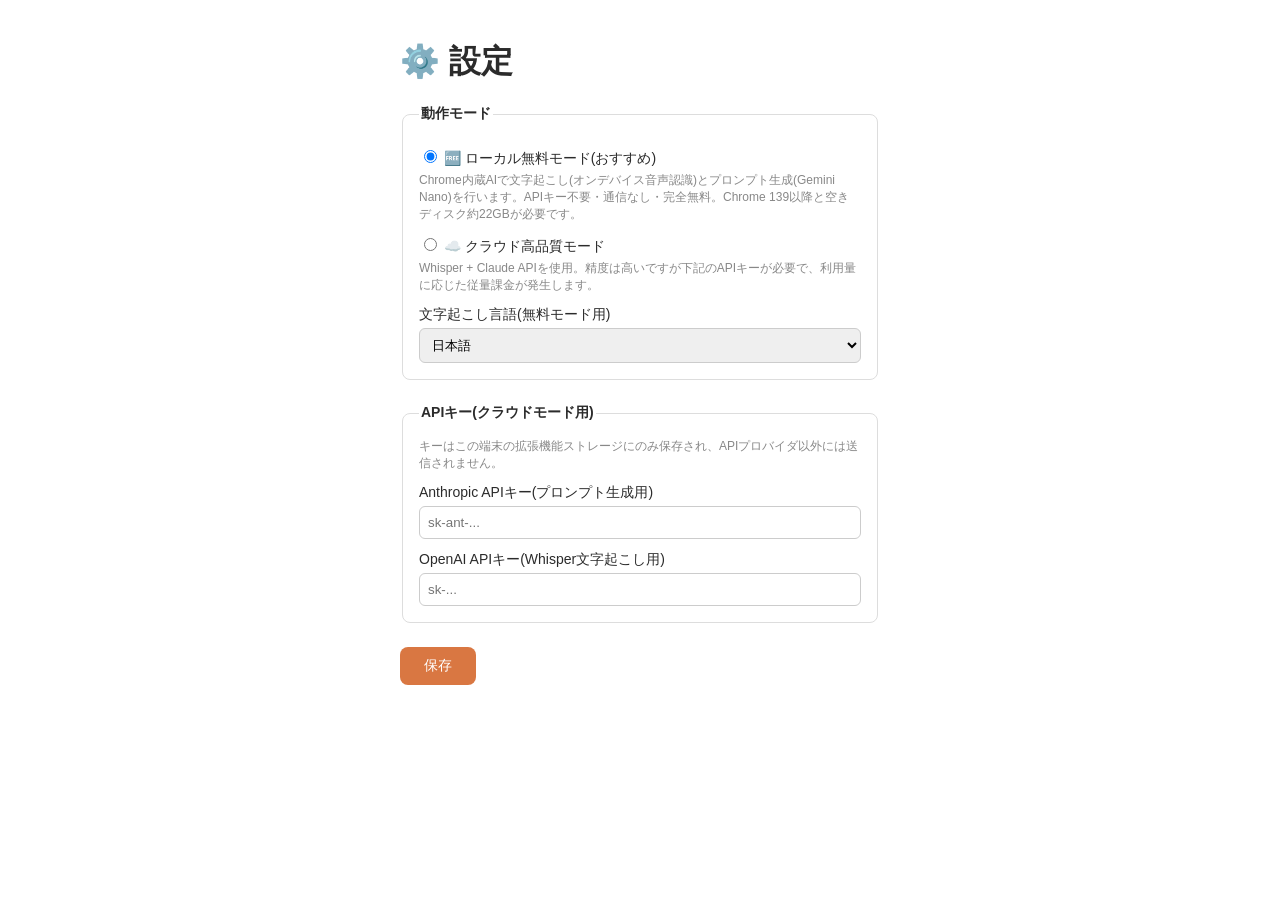
<file: mock-prompt-recorder/options.html>
<!DOCTYPE html>
<html lang="ja">
  <head>
    <meta charset="utf-8" />
    <title>MockPrompt Recorder 設定</title>
    <style>
      body {
        font-family: "Hiragino Sans", "Noto Sans JP", sans-serif;
        max-width: 480px;
        margin: 40px auto;
        color: #2b2b2b;
      }
      fieldset {
        border: 1px solid #ddd;
        border-radius: 8px;
        margin-bottom: 24px;
        padding: 12px 16px 16px;
      }
      legend { font-size: 14px; font-weight: bold; }
      label { display: block; margin: 12px 0 4px; font-size: 14px; }
      label.radio { font-weight: normal; cursor: pointer; }
      input[type="password"], select {
        width: 100%;
        box-sizing: border-box;
        padding: 8px;
        border: 1px solid #ccc;
        border-radius: 6px;
      }
      button {
        padding: 10px 24px;
        border: none;
        border-radius: 8px;
        background: #d97742;
        color: #fff;
        font-size: 14px;
        cursor: pointer;
      }
      .note { font-size: 12px; color: #888; margin: 4px 0 0; }
      #saved { color: #27ae60; font-size: 13px; margin-left: 12px; }
    </style>
  </head>
  <body>
    <h1>⚙️ 設定</h1>

    <fieldset>
      <legend>動作モード</legend>
      <label class="radio">
        <input type="radio" name="mode" value="local" checked />
        🆓 ローカル無料モード(おすすめ)
      </label>
      <p class="note">
        Chrome内蔵AIで文字起こし(オンデバイス音声認識)とプロンプト生成(Gemini
        Nano)を行います。APIキー不要・通信なし・完全無料。Chrome
        139以降と空きディスク約22GBが必要です。
      </p>
      <label class="radio">
        <input type="radio" name="mode" value="cloud" />
        ☁️ クラウド高品質モード
      </label>
      <p class="note">
        Whisper + Claude APIを使用。精度は高いですが下記のAPIキーが必要で、利用量に応じた従量課金が発生します。
      </p>

      <label for="recogLang">文字起こし言語(無料モード用)</label>
      <select id="recogLang">
        <option value="ja-JP">日本語</option>
        <option value="en-US">English (US)</option>
      </select>
    </fieldset>

    <fieldset>
      <legend>APIキー(クラウドモード用)</legend>
      <p class="note">
        キーはこの端末の拡張機能ストレージにのみ保存され、APIプロバイダ以外には送信されません。
      </p>

      <label for="anthropicKey">Anthropic APIキー(プロンプト生成用)</label>
      <input id="anthropicKey" type="password" placeholder="sk-ant-..." />

      <label for="openaiKey">OpenAI APIキー(Whisper文字起こし用)</label>
      <input id="openaiKey" type="password" placeholder="sk-..." />
    </fieldset>

    <button id="saveBtn">保存</button><span id="saved"></span>

    <script src="options.js"></script>
  </body>
</html>
</file>
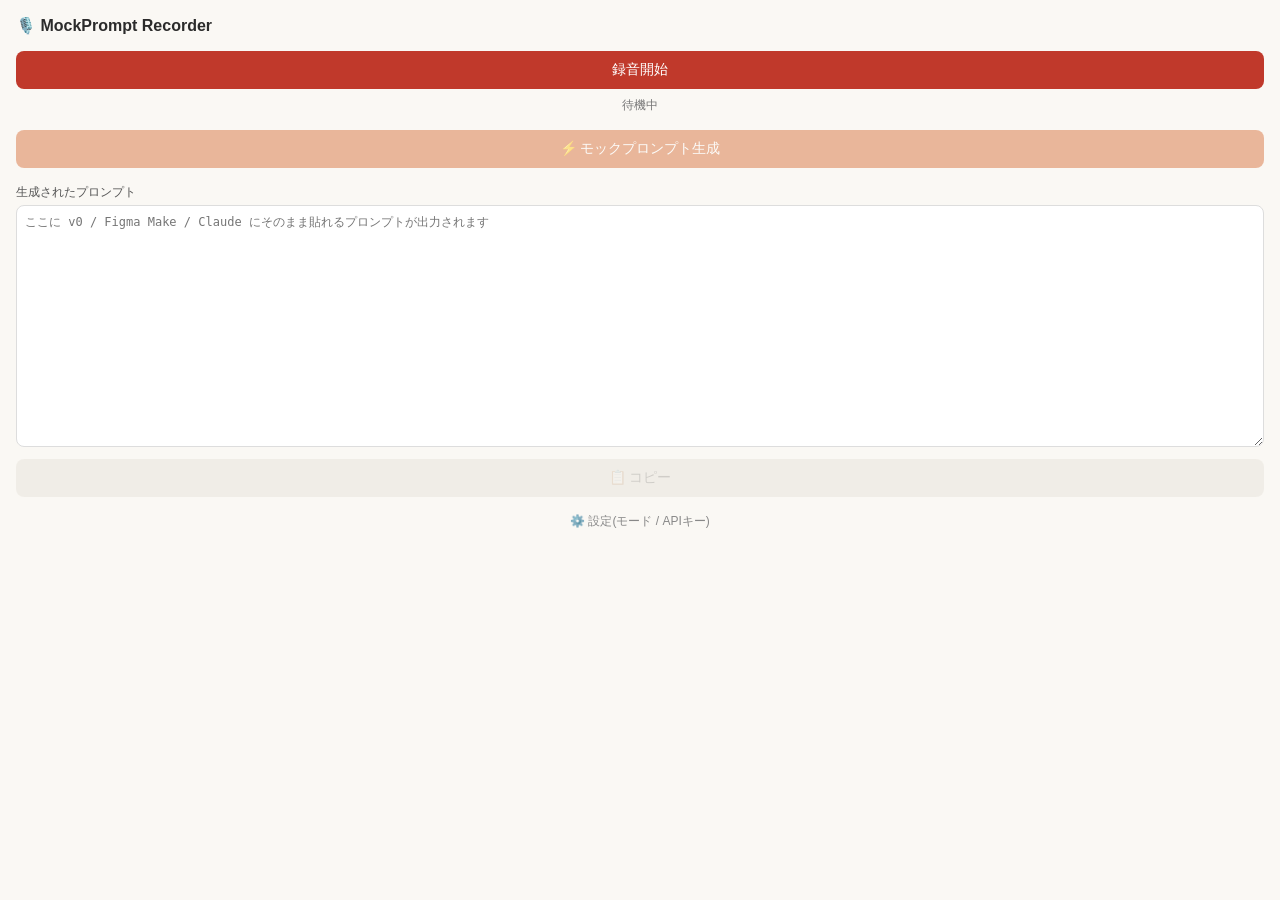
<file: mock-prompt-recorder/sidepanel.html>
<!DOCTYPE html>
<html lang="ja">
  <head>
    <meta charset="utf-8" />
    <title>MockPrompt Recorder</title>
    <link rel="stylesheet" href="sidepanel.css" />
  </head>
  <body>
    <h1>🎙️ MockPrompt Recorder</h1>
    <p id="modeLabel" class="mode-label"></p>

    <section>
      <button id="recordBtn" class="primary">録音開始</button>
      <p id="status" class="status">待機中</p>
    </section>

    <section>
      <button id="generateBtn" class="accent" disabled>
        ⚡ モックプロンプト生成
      </button>
    </section>

    <section>
      <label for="output">生成されたプロンプト</label>
      <textarea id="output" rows="16" placeholder="ここに v0 / Figma Make / Claude にそのまま貼れるプロンプトが出力されます" readonly></textarea>
      <button id="copyBtn" disabled>📋 コピー</button>
    </section>

    <footer>
      <a href="#" id="openOptions">⚙️ 設定(モード / APIキー)</a>
    </footer>

    <script src="sidepanel.js" type="module"></script>
  </body>
</html>
</file>
<file: mock-prompt-recorder/sidepanel.css>
body {
  font-family: "Hiragino Sans", "Noto Sans JP", sans-serif;
  margin: 0;
  padding: 16px;
  background: #faf8f4;
  color: #2b2b2b;
}

h1 {
  font-size: 16px;
  margin: 0 0 4px;
}

.mode-label {
  font-size: 11px;
  color: #888;
  margin: 0 0 16px;
}

section {
  margin-bottom: 16px;
}

button {
  width: 100%;
  padding: 10px;
  border: none;
  border-radius: 8px;
  font-size: 14px;
  cursor: pointer;
  background: #e8e4dc;
}

button:disabled {
  opacity: 0.5;
  cursor: not-allowed;
}

button.primary {
  background: #c0392b;
  color: #fff;
}

button.primary.recording {
  background: #7f8c8d;
}

button.accent {
  background: #d97742;
  color: #fff;
}

.status {
  font-size: 12px;
  color: #777;
  margin: 8px 0 0;
  text-align: center;
  white-space: pre-line;
}

label {
  display: block;
  font-size: 12px;
  color: #555;
  margin-bottom: 4px;
}

textarea {
  width: 100%;
  box-sizing: border-box;
  border: 1px solid #ddd;
  border-radius: 8px;
  padding: 8px;
  font-size: 12px;
  resize: vertical;
  margin-bottom: 8px;
  background: #fff;
}

footer {
  text-align: center;
  font-size: 12px;
}

footer a {
  color: #888;
  text-decoration: none;
}
</file>
